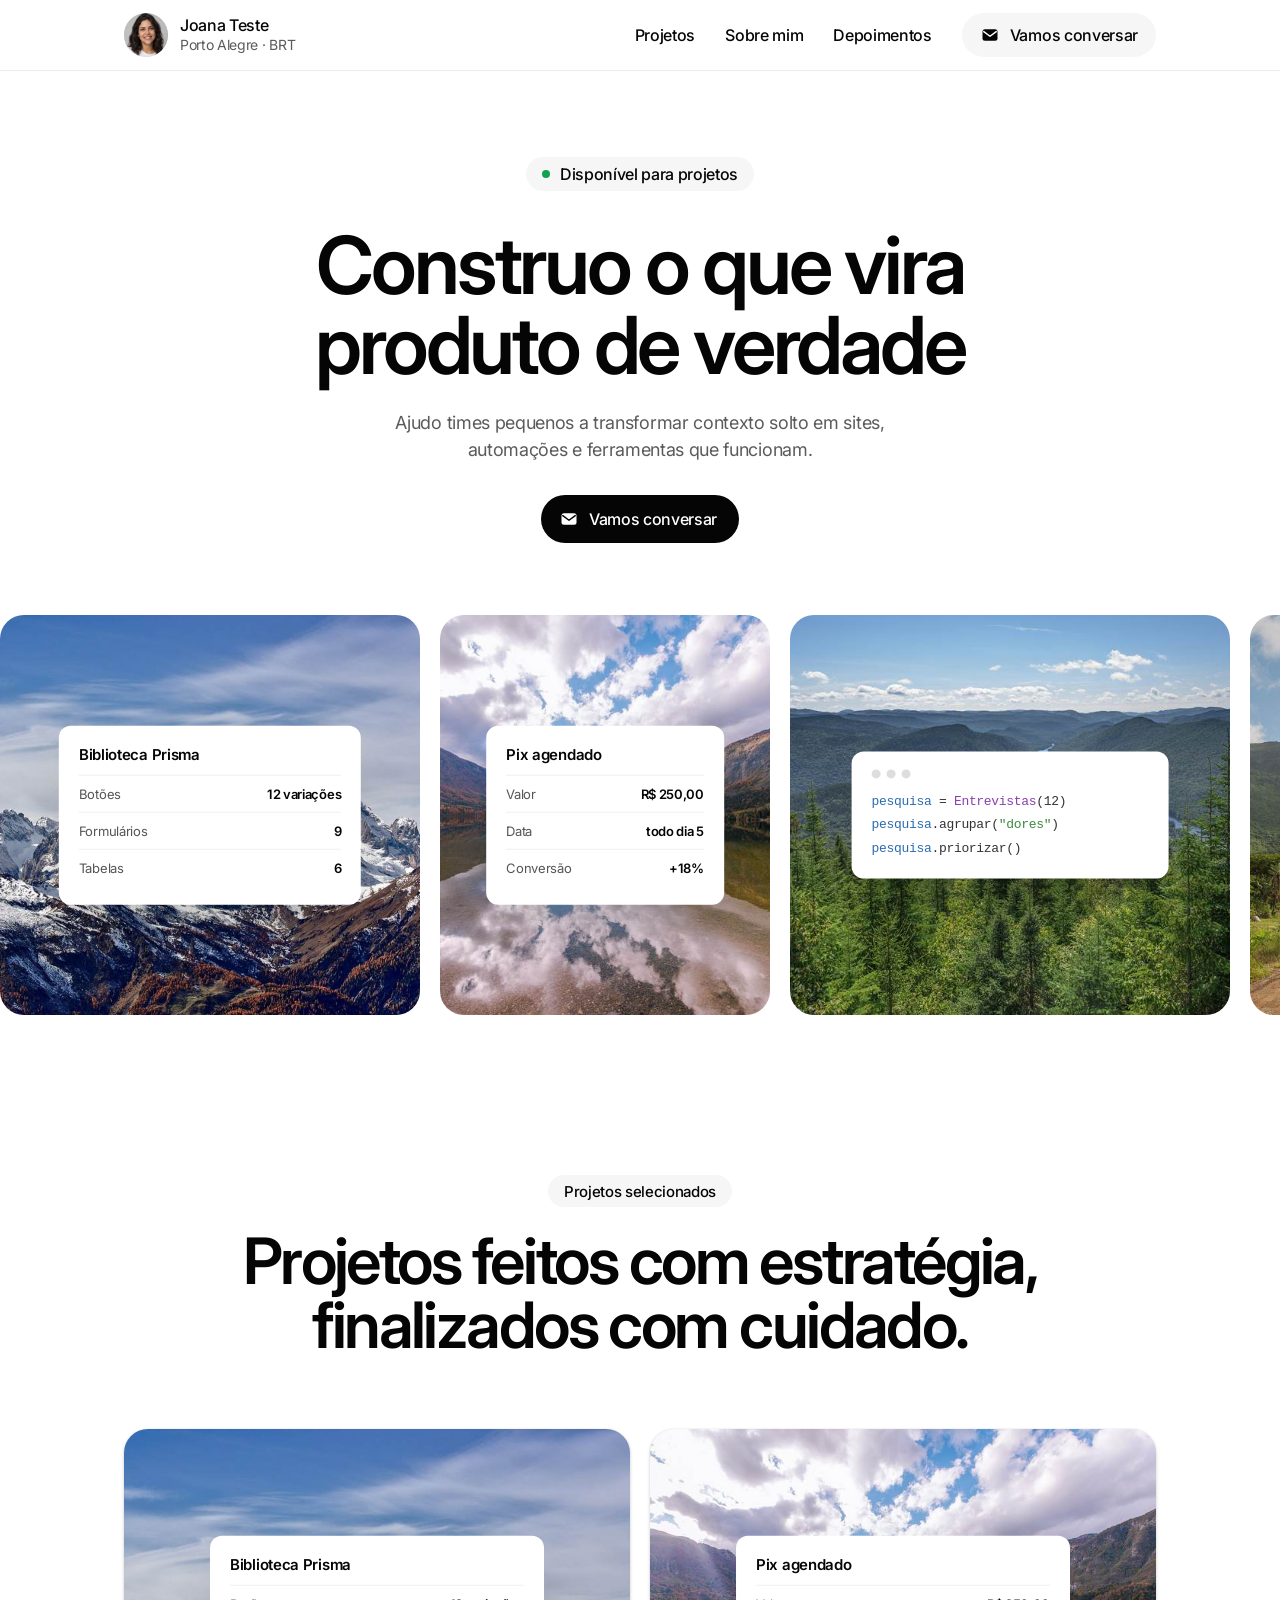
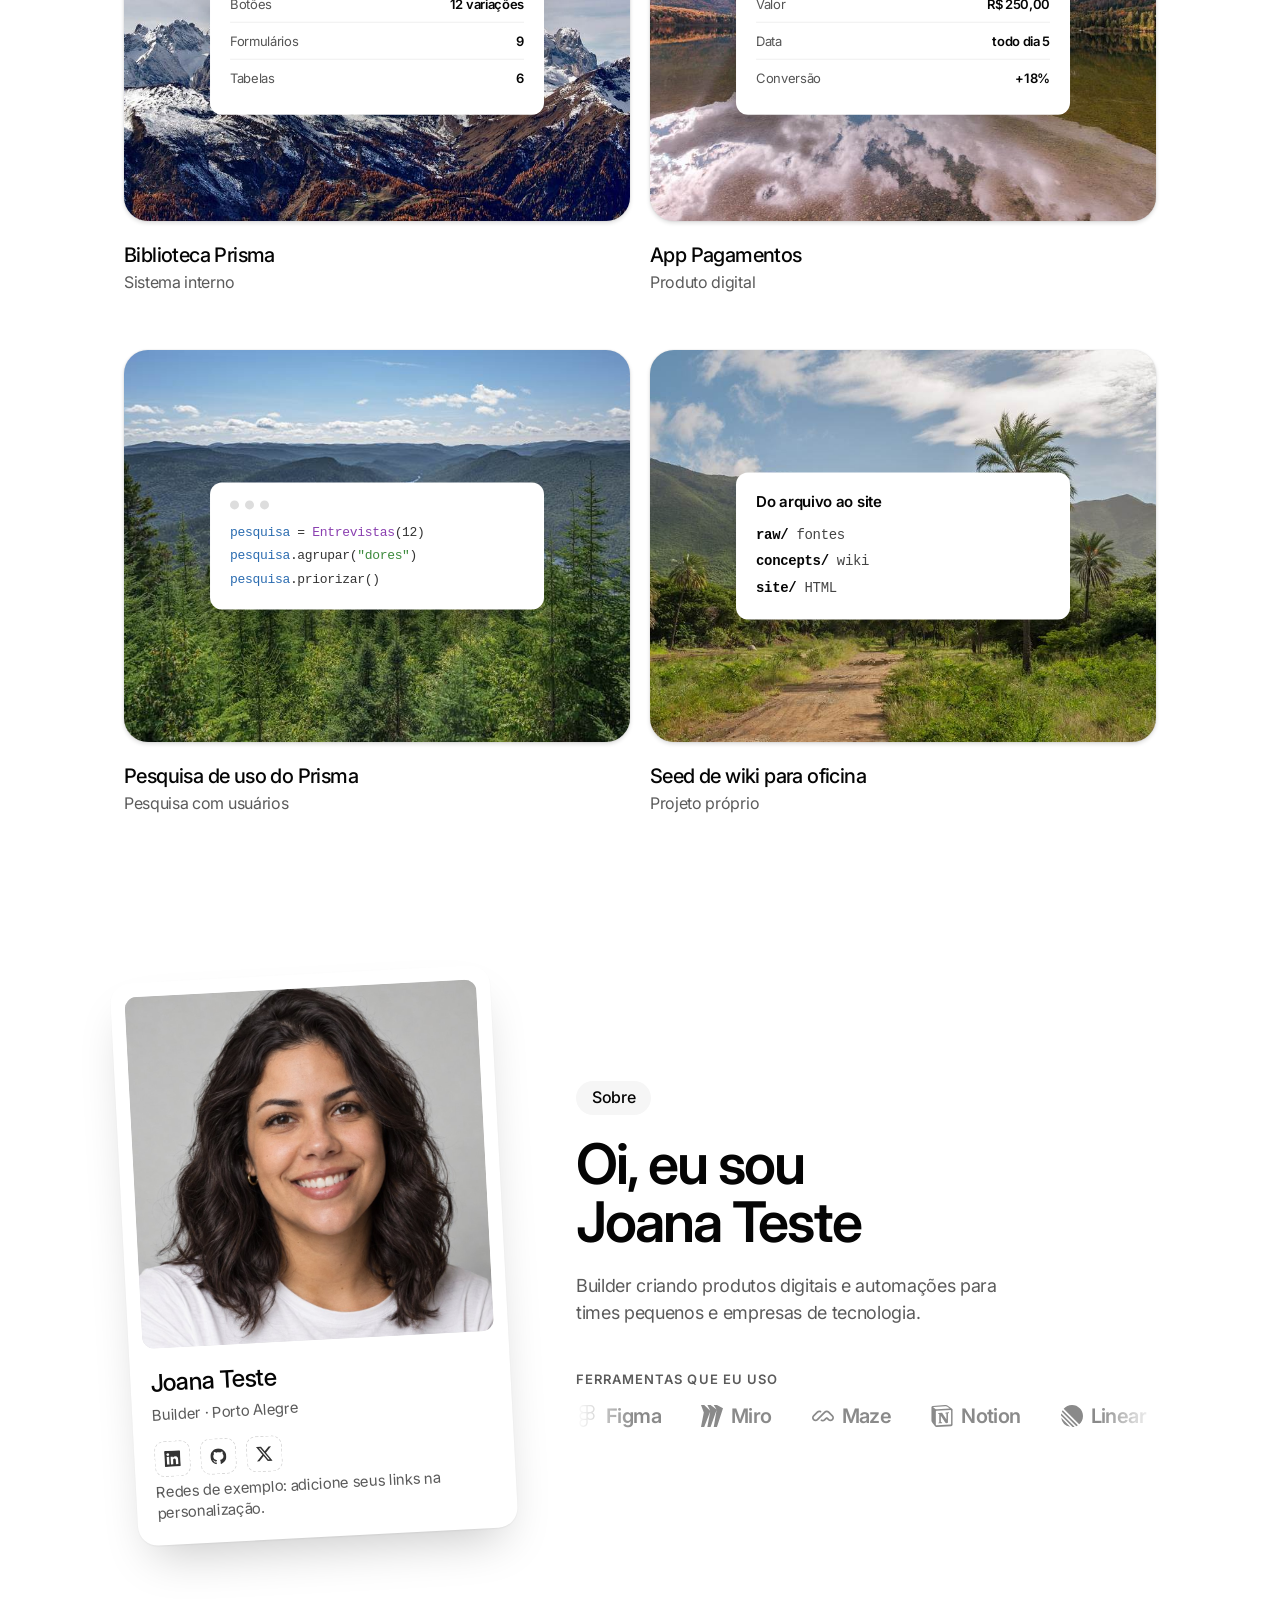
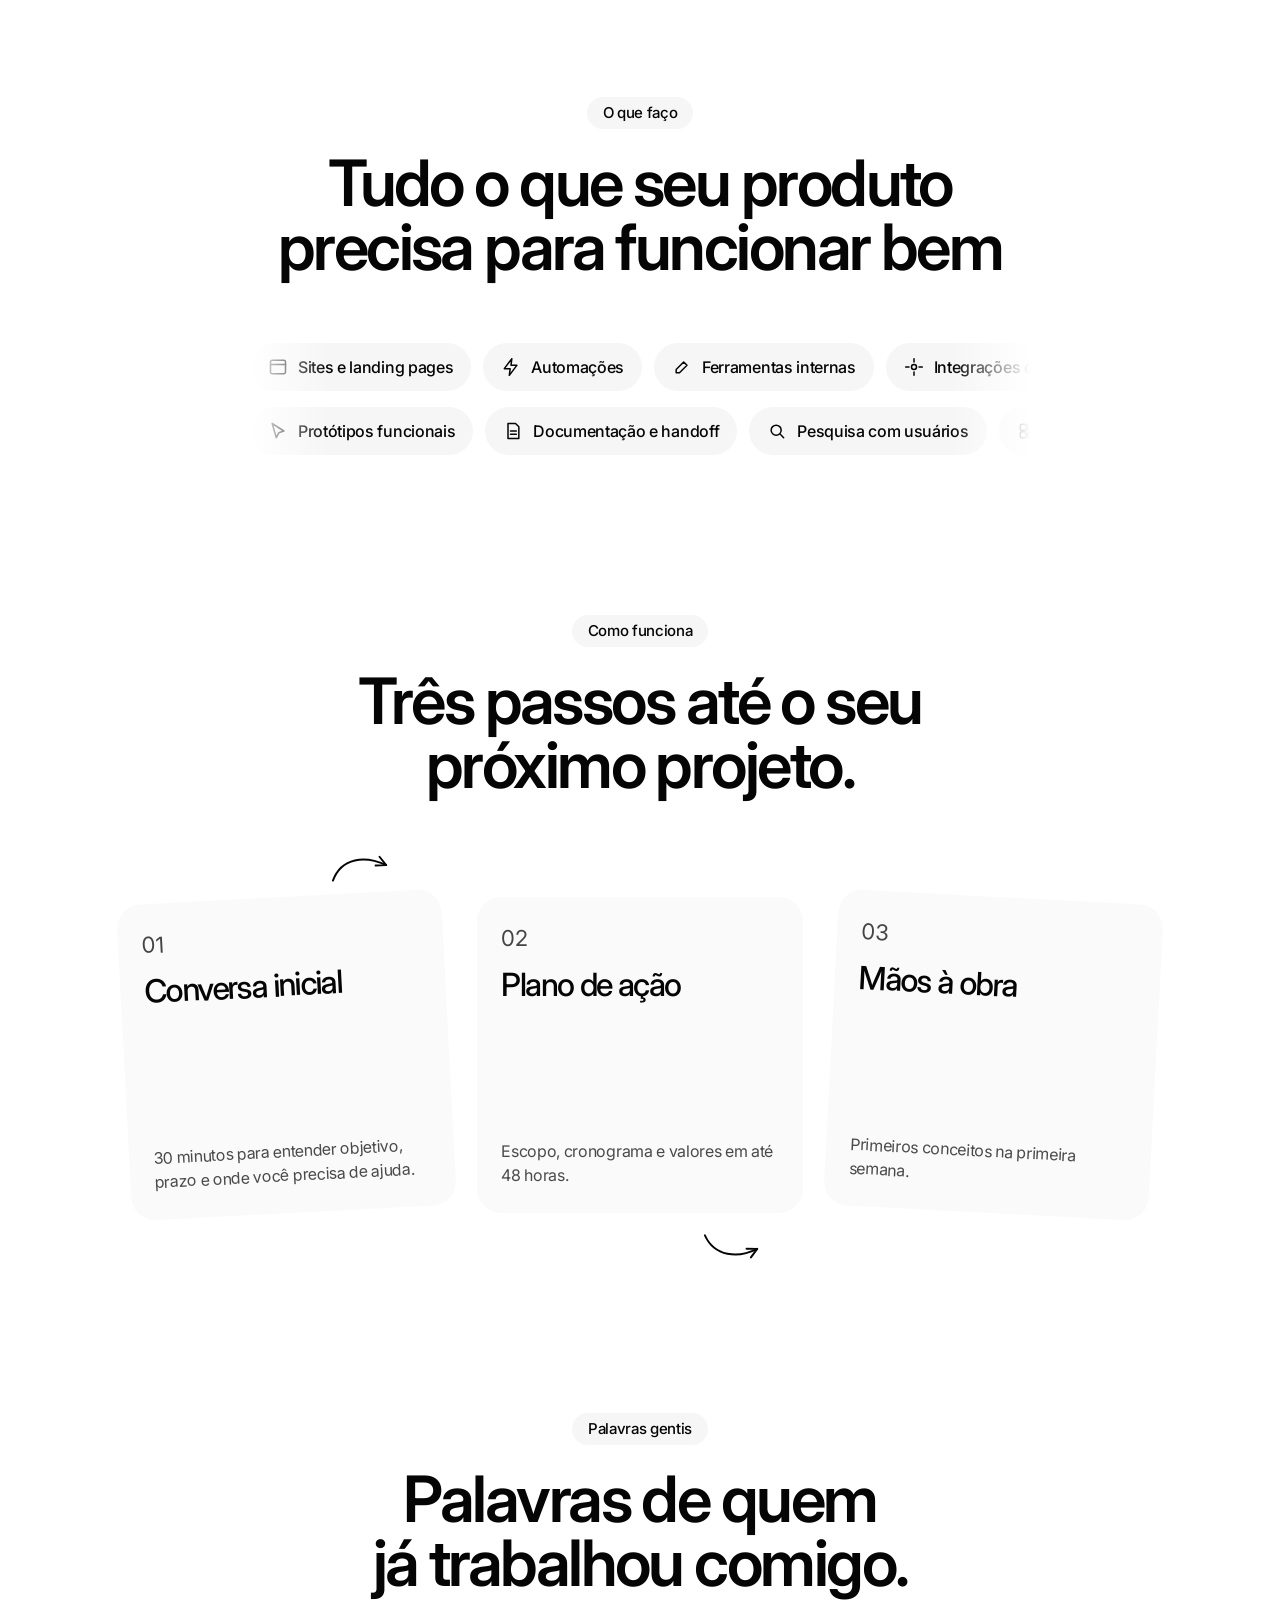
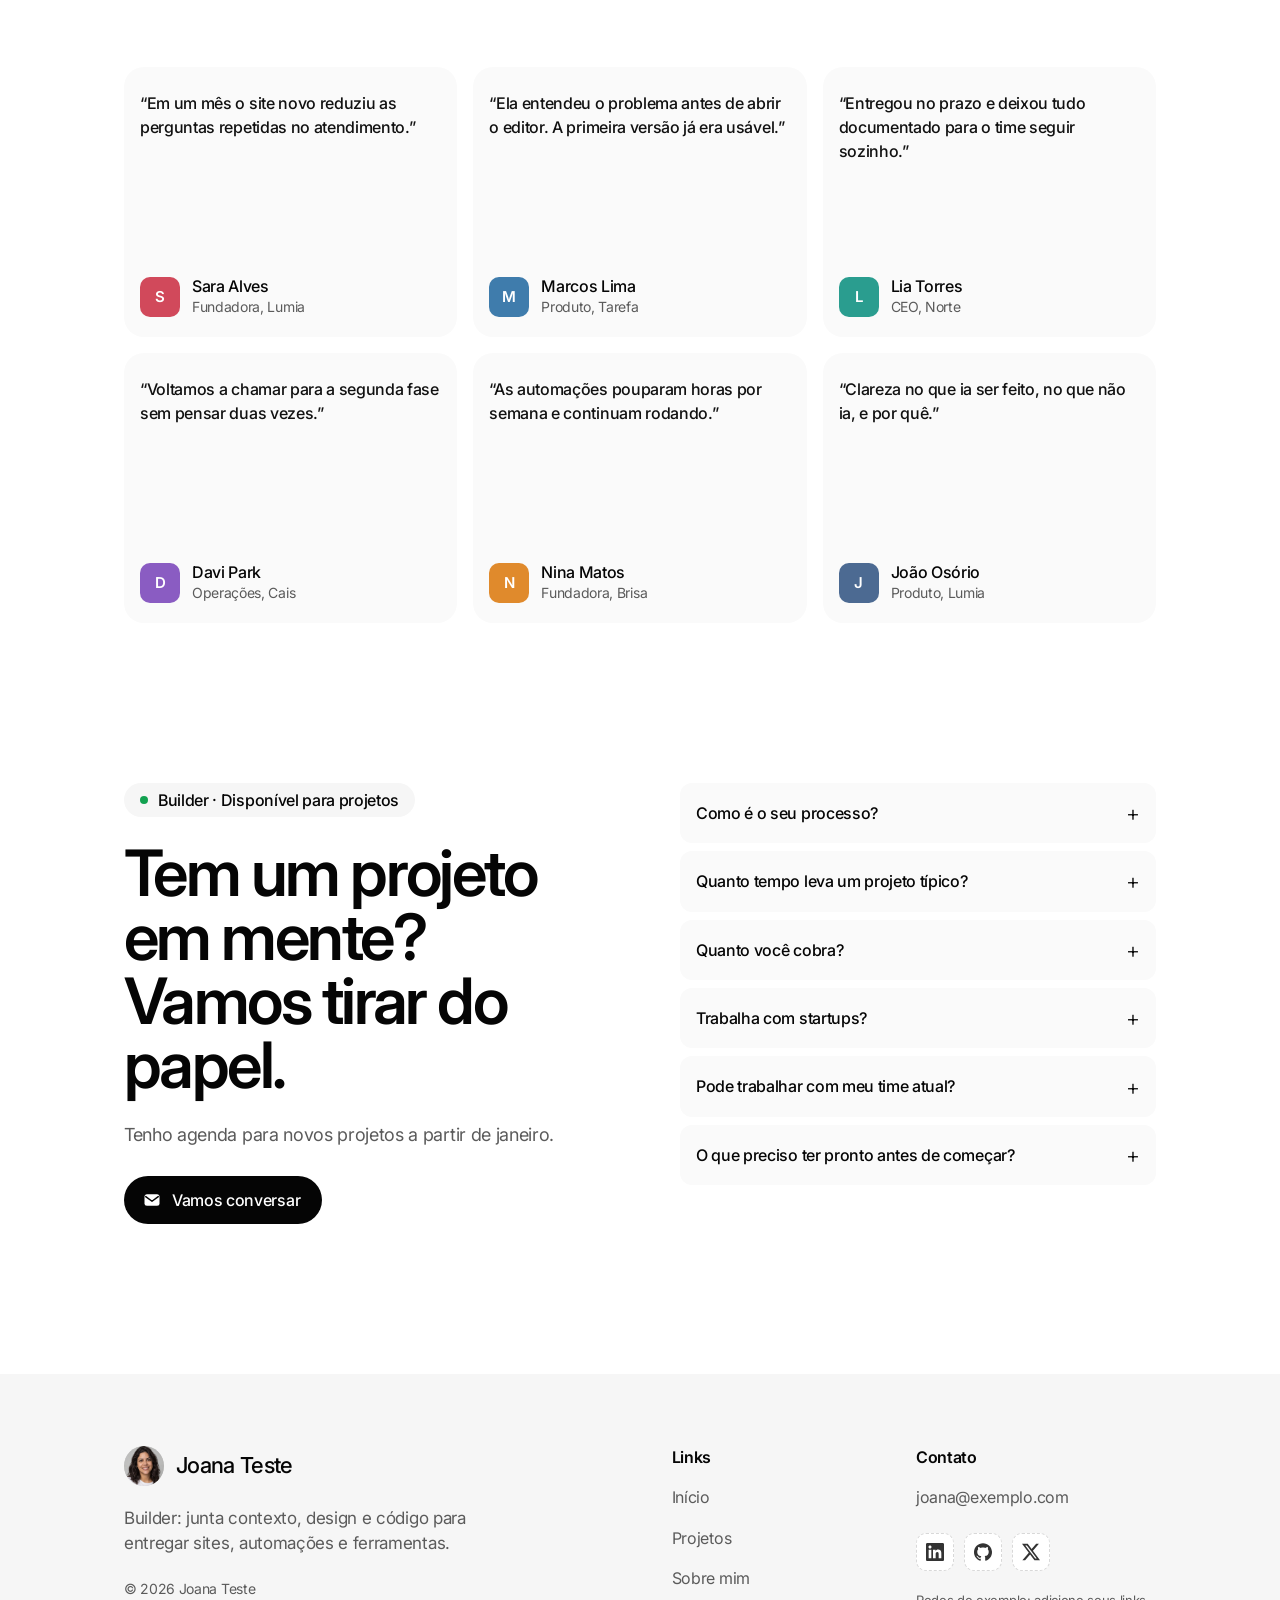
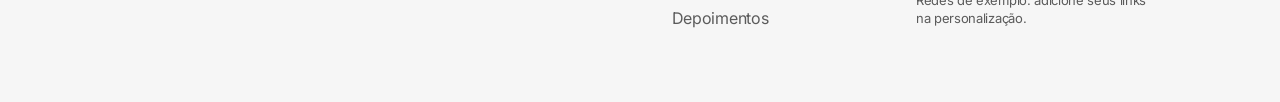
<file: site/index.html>
<!doctype html><html lang="pt-BR"><head><meta charset="utf-8"><meta name="viewport" content="width=device-width,initial-scale=1"><title>Joana Teste · Builder</title><meta name="description" content="Portfólio de Joana Teste, persona fictícia de exemplo."><link rel="preconnect" href="https://fonts.googleapis.com"><link rel="preconnect" href="https://fonts.gstatic.com" crossorigin><link href="https://fonts.googleapis.com/css2?family=Inter:wght@400;500;600&display=swap" rel="stylesheet"><link rel="stylesheet" href="style.css"><script>document.documentElement.classList.add("js")</script></head><body><header><div class="w"><a class="who" href="index.html"><img src="img/joana.jpg" alt="Joana Teste" width="44" height="44"><span><b>Joana Teste</b><small>Porto Alegre · BRT</small></span></a><div class="nvw"><nav id="nv"><a href="projetos.html">Projetos</a><a href="index.html#sobre">Sobre mim</a><a href="index.html#depoimentos">Depoimentos</a><a class="pill" href="mailto:joana@exemplo.com"><svg viewBox="0 0 24 24" aria-hidden="true"><rect x="3" y="5" width="18" height="14" rx="3" fill="#050505"/><path d="M4.5 8l7.5 5.5L19.5 8" fill="none" stroke="#fff" stroke-width="1.8" stroke-linecap="round" stroke-linejoin="round"/></svg>Vamos conversar</a></nav><button class="bg" aria-label="Menu" aria-expanded="false"><i></i><i></i></button></div></div></header><main><section class="w hero"><span class="tag"><i></i>Disponível para projetos</span><h1>Construo o que vira produto de verdade</h1><p class="sub">Ajudo times pequenos a transformar contexto solto em sites, automações e ferramentas que funcionam.</p><div class="cta"><a class="btn" href="mailto:joana@exemplo.com"><svg viewBox="0 0 24 24" aria-hidden="true"><rect x="3" y="5" width="18" height="14" rx="3" fill="#fff"/><path d="M4.5 8l7.5 5.5L19.5 8" fill="none" stroke="#050505" stroke-width="1.8" stroke-linecap="round" stroke-linejoin="round"/></svg>Vamos conversar</a></div></section><div class="hero-after"><div class="mq full strip hero-after"><div class="tr slow"><div class="g"><div class="tile cv" style="width:420px;background-image:url(img/p1.jpg)"><div class="win" style="width:72%"><h4>Biblioteca Prisma</h4><div class="r"><span>Botões</span><b>12 variações</b></div><div class="r"><span>Formulários</span><b>9</b></div><div class="r"><span>Tabelas</span><b>6</b></div></div></div><div class="tile cv" style="width:330px;background-image:url(img/p2.jpg)"><div class="win" style="width:72%"><h4>Pix agendado</h4><div class="r"><span>Valor</span><b>R$ 250,00</b></div><div class="r"><span>Data</span><b>todo dia 5</b></div><div class="r"><span>Conversão</span><b>+18%</b></div></div></div><div class="tile cv" style="width:440px;background-image:url(img/p3.jpg)"><div class="win" style="width:72%"><div class="dots"><i></i><i></i><i></i></div><code><u>pesquisa</u> = <em>Entrevistas</em>(12)<br><u>pesquisa</u>.agrupar(<s>"dores"</s>)<br><u>pesquisa</u>.priorizar()</code></div></div><div class="tile cv" style="width:320px;background-image:url(img/p4.jpg)"><div class="win" style="width:72%"><h4>Do arquivo ao site</h4><div class="tree"><b>raw/</b> fontes<br><b>concepts/</b> wiki<br><b>site/</b> HTML</div></div></div><div class="tile cv" style="width:400px;background-image:url(img/p5.jpg)"><div class="win" style="width:72%"><h4>Painel de metas</h4><div class="r"><span>Esta semana</span><b>8 de 10</b></div><div class="r"><span>Atrasadas</span><b>1</b></div></div></div><div class="tile cv" style="width:340px;background-image:url(img/p1.jpg)"><div class="win" style="width:72%"><h4>Fila de tarefas</h4><div class="r"><span>Em revisão</span><b>3</b></div><div class="r"><span>Prontas</span><b>12</b></div></div></div></div><div class="g" aria-hidden="true"><div class="tile cv" style="width:420px;background-image:url(img/p1.jpg)"><div class="win" style="width:72%"><h4>Biblioteca Prisma</h4><div class="r"><span>Botões</span><b>12 variações</b></div><div class="r"><span>Formulários</span><b>9</b></div><div class="r"><span>Tabelas</span><b>6</b></div></div></div><div class="tile cv" style="width:330px;background-image:url(img/p2.jpg)"><div class="win" style="width:72%"><h4>Pix agendado</h4><div class="r"><span>Valor</span><b>R$ 250,00</b></div><div class="r"><span>Data</span><b>todo dia 5</b></div><div class="r"><span>Conversão</span><b>+18%</b></div></div></div><div class="tile cv" style="width:440px;background-image:url(img/p3.jpg)"><div class="win" style="width:72%"><div class="dots"><i></i><i></i><i></i></div><code><u>pesquisa</u> = <em>Entrevistas</em>(12)<br><u>pesquisa</u>.agrupar(<s>"dores"</s>)<br><u>pesquisa</u>.priorizar()</code></div></div><div class="tile cv" style="width:320px;background-image:url(img/p4.jpg)"><div class="win" style="width:72%"><h4>Do arquivo ao site</h4><div class="tree"><b>raw/</b> fontes<br><b>concepts/</b> wiki<br><b>site/</b> HTML</div></div></div><div class="tile cv" style="width:400px;background-image:url(img/p5.jpg)"><div class="win" style="width:72%"><h4>Painel de metas</h4><div class="r"><span>Esta semana</span><b>8 de 10</b></div><div class="r"><span>Atrasadas</span><b>1</b></div></div></div><div class="tile cv" style="width:340px;background-image:url(img/p1.jpg)"><div class="win" style="width:72%"><h4>Fila de tarefas</h4><div class="r"><span>Em revisão</span><b>3</b></div><div class="r"><span>Prontas</span><b>12</b></div></div></div></div></div></div><section class="w sec" id="projetos"><div class="head" data-rv><span class="tag">Projetos selecionados</span><h2>Projetos feitos com estratégia,<br>finalizados com cuidado.</h2></div><div class="grid"><a class="card" href="projeto-biblioteca-prisma.html" data-rv><div class="cv" style="background-image:url(img/p1.jpg);"><div class="win"><h4>Biblioteca Prisma</h4><div class="r"><span>Botões</span><b>12 variações</b></div><div class="r"><span>Formulários</span><b>9</b></div><div class="r"><span>Tabelas</span><b>6</b></div></div></div><h3>Biblioteca Prisma</h3><p>Sistema interno</p></a><a class="card" href="projeto-app-pagamentos.html" data-rv><div class="cv" style="background-image:url(img/p2.jpg);"><div class="win"><h4>Pix agendado</h4><div class="r"><span>Valor</span><b>R$ 250,00</b></div><div class="r"><span>Data</span><b>todo dia 5</b></div><div class="r"><span>Conversão</span><b>+18%</b></div></div></div><h3>App Pagamentos</h3><p>Produto digital</p></a><a class="card" href="projeto-pesquisa-prisma.html" data-rv><div class="cv" style="background-image:url(img/p3.jpg);"><div class="win"><div class="dots"><i></i><i></i><i></i></div><code><u>pesquisa</u> = <em>Entrevistas</em>(12)<br><u>pesquisa</u>.agrupar(<s>"dores"</s>)<br><u>pesquisa</u>.priorizar()</code></div></div><h3>Pesquisa de uso do Prisma</h3><p>Pesquisa com usuários</p></a><a class="card" href="projeto-seed-de-wiki.html" data-rv><div class="cv" style="background-image:url(img/p4.jpg);"><div class="win"><h4>Do arquivo ao site</h4><div class="tree"><b>raw/</b> fontes<br><b>concepts/</b> wiki<br><b>site/</b> HTML</div></div></div><h3>Seed de wiki para oficina</h3><p>Projeto próprio</p></a></div></section><section class="w sec" id="sobre"><div class="ahero"><div class="polaroid" data-rv><img src="img/joana.jpg" alt="Retrato de Joana Teste" loading="lazy"><div class="pcap"><b>Joana Teste</b><small>Builder · Porto Alegre</small><div class="psoc"><span role="img" aria-label="LinkedIn (adicione o link na personalização)" title="LinkedIn — adicione seu link na personalização"><svg viewBox="0 0 24 24" role="img" aria-label="LinkedIn"><path d="M20.447 20.452h-3.554v-5.569c0-1.328-.027-3.037-1.852-3.037-1.853 0-2.136 1.445-2.136 2.939v5.667H9.351V9h3.414v1.561h.046c.477-.9 1.637-1.85 3.37-1.85 3.601 0 4.267 2.37 4.267 5.455v6.286zM5.337 7.433c-1.144 0-2.063-.926-2.063-2.065 0-1.138.92-2.063 2.063-2.063 1.14 0 2.064.925 2.064 2.063 0 1.139-.925 2.065-2.064 2.065zm1.782 13.019H3.555V9h3.564v11.452zM22.225 0H1.771C.792 0 0 .774 0 1.729v20.542C0 23.227.792 24 1.771 24h20.451C23.2 24 24 23.227 24 22.271V1.729C24 .774 23.2 0 22.222 0h.003z"/></svg></span><span role="img" aria-label="GitHub (adicione o link na personalização)" title="GitHub — adicione seu link na personalização"><svg viewBox="0 0 24 24" role="img" aria-label="GitHub"><path d="M12 .297c-6.63 0-12 5.373-12 12 0 5.303 3.438 9.8 8.205 11.385.6.113.82-.258.82-.577 0-.285-.01-1.04-.015-2.04-3.338.724-4.042-1.61-4.042-1.61C4.422 18.07 3.633 17.7 3.633 17.7c-1.087-.744.084-.729.084-.729 1.205.084 1.838 1.236 1.838 1.236 1.07 1.835 2.809 1.305 3.495.998.108-.776.417-1.305.76-1.605-2.665-.3-5.466-1.332-5.466-5.93 0-1.31.465-2.38 1.235-3.22-.135-.303-.54-1.523.105-3.176 0 0 1.005-.322 3.3 1.23.96-.267 1.98-.399 3-.405 1.02.006 2.04.138 3 .405 2.28-1.552 3.285-1.23 3.285-1.23.645 1.653.24 2.873.12 3.176.765.84 1.23 1.91 1.23 3.22 0 4.61-2.805 5.625-5.475 5.92.42.36.81 1.096.81 2.22 0 1.606-.015 2.896-.015 3.286 0 .315.21.69.825.57C20.565 22.092 24 17.592 24 12.297c0-6.627-5.373-12-12-12"/></svg></span><span role="img" aria-label="X (adicione o link na personalização)" title="X — adicione seu link na personalização"><svg viewBox="0 0 24 24" role="img" aria-label="X"><path d="M18.901 1.153h3.68l-8.04 9.19L24 22.846h-7.406l-5.8-7.584-6.638 7.584H.474l8.6-9.83L0 1.154h7.594l5.243 6.932ZM17.61 20.644h2.039L6.486 3.24H4.298Z"/></svg></span></div><small class="pnote">Redes de exemplo: adicione seus links na personalização.</small></div></div><div class="aintro" data-rv><span class="tag">Sobre</span><h2>Oi, eu sou<br>Joana Teste</h2><p class="sub">Builder criando produtos digitais e automações para times pequenos e empresas de tecnologia.</p><div class="toolsline"><span class="tlabel">Ferramentas que eu uso</span><div class="mq logos"><div class="tr"><div class="g"><span><svg viewBox="0 0 24 24" aria-hidden="true"><path d="M15.852 8.981h-4.588V0h4.588c2.476 0 4.49 2.014 4.49 4.49s-2.014 4.491-4.49 4.491zM12.735 7.51h3.117c1.665 0 3.019-1.355 3.019-3.019s-1.355-3.019-3.019-3.019h-3.117V7.51zm0 1.471H8.148c-2.476 0-4.49-2.014-4.49-4.49S5.672 0 8.148 0h4.588v8.981zm-4.587-7.51c-1.665 0-3.019 1.355-3.019 3.019s1.354 3.02 3.019 3.02h3.117V1.471H8.148zm4.587 15.019H8.148c-2.476 0-4.49-2.014-4.49-4.49s2.014-4.49 4.49-4.49h4.588v8.98zM8.148 8.981c-1.665 0-3.019 1.355-3.019 3.019s1.355 3.019 3.019 3.019h3.117V8.981H8.148zM8.172 24c-2.489 0-4.515-2.014-4.515-4.49s2.014-4.49 4.49-4.49h4.588v4.441c0 2.503-2.047 4.539-4.563 4.539zm-.024-7.51a3.023 3.023 0 0 0-3.019 3.019c0 1.665 1.365 3.019 3.044 3.019 1.705 0 3.093-1.376 3.093-3.068v-2.97H8.148zm7.704 0h-.098c-2.476 0-4.49-2.014-4.49-4.49s2.014-4.49 4.49-4.49h.098c2.476 0 4.49 2.014 4.49 4.49s-2.014 4.49-4.49 4.49zm-.097-7.509c-1.665 0-3.019 1.355-3.019 3.019s1.355 3.019 3.019 3.019h.098c1.665 0 3.019-1.355 3.019-3.019s-1.355-3.019-3.019-3.019h-.098z"/></svg>Figma</span><span><svg viewBox="0 0 24 24" aria-hidden="true"><path d="M17.392 0H13.9L17 4.808 10.444 0H6.949l3.102 6.3L3.494 0H0l3.05 8.131L0 24h3.494L10.05 6.985 6.949 24h3.494L17 5.494 13.899 24h3.493L24 3.672 17.392 0z"/></svg>Miro</span><span><svg viewBox="0 0 24 24" aria-hidden="true"><path d="M1.126 16.547c-1.5013-1.4881-1.5013-3.9009 0-5.389l4.0778-4.042c1.2692-1.258 3.205-1.4525 4.6803-.5836.4564.2687.4524.8852.077 1.2573-.3753.372-.988.34-1.4975.1923-.6524-.1891-1.386-.0287-1.9006.4813l-4.0777 4.0419a1.8935 1.8935 0 0 0 0 2.6945c.7506.744 1.9678.744 2.7184 0l8.1555-8.0836c1.5014-1.4882 3.9355-1.4882 5.437 0l4.0778 4.0418c1.5013 1.4881 1.5013 3.901 0 5.389-1.5014 1.4882-3.9356 1.4882-5.437 0l-1.3593-1.3472-1.699 1.684c-1.2692 1.258-3.205 1.4526-4.6804.5837-.4563-.2687-.4523-.8852-.077-1.2573.3754-.372.988-.34 1.4975-.1923.6524.1892 1.386.0287 1.9006-.4813l1.7476-1.7322c.724-.7175 1.8975-.7175 2.6214 0l1.4078 1.3954c.7507.744 1.9678.744 2.7186 0a1.8936 1.8936 0 0 0 0-2.6945l-4.0779-4.0419c-.7507-.744-1.9678-.744-2.7185 0L6.563 16.5471c-1.5014 1.4882-3.9356 1.4881-5.437 0"/></svg>Maze</span><span><svg viewBox="0 0 24 24" aria-hidden="true"><path d="M4.459 4.208c.746.606 1.026.56 2.428.466l13.215-.793c.28 0 .047-.28-.046-.326L17.86 1.968c-.42-.326-.981-.7-2.055-.607L3.01 2.295c-.466.046-.56.28-.374.466zm.793 3.08v13.904c0 .747.373 1.027 1.214.98l14.523-.84c.841-.046.935-.56.935-1.167V6.354c0-.606-.233-.933-.748-.887l-15.177.887c-.56.047-.747.327-.747.933zm14.337.745c.093.42 0 .84-.42.888l-.7.14v10.264c-.608.327-1.168.514-1.635.514-.748 0-.935-.234-1.495-.933l-4.577-7.186v6.952L12.21 19s0 .84-1.168.84l-3.222.186c-.093-.186 0-.653.327-.746l.84-.233V9.854L7.822 9.76c-.094-.42.14-1.026.793-1.073l3.456-.233 4.764 7.279v-6.44l-1.215-.139c-.093-.514.28-.887.747-.933zM1.936 1.035l13.31-.98c1.634-.14 2.055-.047 3.082.7l4.249 2.986c.7.513.934.653.934 1.213v16.378c0 1.026-.373 1.634-1.68 1.726l-15.458.934c-.98.047-1.448-.093-1.962-.747l-3.129-4.06c-.56-.747-.793-1.306-.793-1.96V2.667c0-.839.374-1.54 1.447-1.632z"/></svg>Notion</span><span><svg viewBox="0 0 24 24" aria-hidden="true"><path d="M2.886 4.18A11.982 11.982 0 0 1 11.99 0C18.624 0 24 5.376 24 12.009c0 3.64-1.62 6.903-4.18 9.105L2.887 4.18ZM1.817 5.626l16.556 16.556c-.524.33-1.075.62-1.65.866L.951 7.277c.247-.575.537-1.126.866-1.65ZM.322 9.163l14.515 14.515c-.71.172-1.443.282-2.195.322L0 11.358a12 12 0 0 1 .322-2.195Zm-.17 4.862 9.823 9.824a12.02 12.02 0 0 1-9.824-9.824Z"/></svg>Linear</span><span><svg viewBox="0 0 24 24" aria-hidden="true"><path d="M11.571 11.513H0a5.218 5.218 0 0 0 5.232 5.215h2.13v2.057A5.215 5.215 0 0 0 12.575 24V12.518a1.005 1.005 0 0 0-1.005-1.005zm5.723-5.756H5.736a5.215 5.215 0 0 0 5.215 5.214h2.129v2.058a5.218 5.218 0 0 0 5.215 5.214V6.758a1.001 1.001 0 0 0-1.001-1.001zM23.013 0H11.455a5.215 5.215 0 0 0 5.215 5.215h2.129v2.057A5.215 5.215 0 0 0 24 12.483V1.005A1.001 1.001 0 0 0 23.013 0Z"/></svg>Jira</span><span><svg viewBox="0 0 24 24" aria-hidden="true"><path d="M12 .297c-6.63 0-12 5.373-12 12 0 5.303 3.438 9.8 8.205 11.385.6.113.82-.258.82-.577 0-.285-.01-1.04-.015-2.04-3.338.724-4.042-1.61-4.042-1.61C4.422 18.07 3.633 17.7 3.633 17.7c-1.087-.744.084-.729.084-.729 1.205.084 1.838 1.236 1.838 1.236 1.07 1.835 2.809 1.305 3.495.998.108-.776.417-1.305.76-1.605-2.665-.3-5.466-1.332-5.466-5.93 0-1.31.465-2.38 1.235-3.22-.135-.303-.54-1.523.105-3.176 0 0 1.005-.322 3.3 1.23.96-.267 1.98-.399 3-.405 1.02.006 2.04.138 3 .405 2.28-1.552 3.285-1.23 3.285-1.23.645 1.653.24 2.873.12 3.176.765.84 1.23 1.91 1.23 3.22 0 4.61-2.805 5.625-5.475 5.92.42.36.81 1.096.81 2.22 0 1.606-.015 2.896-.015 3.286 0 .315.21.69.825.57C20.565 22.092 24 17.592 24 12.297c0-6.627-5.373-12-12-12"/></svg>GitHub</span><span><svg viewBox="0 0 24 24" aria-hidden="true"><path d="M14.23 12.004a2.236 2.236 0 0 1-2.235 2.236 2.236 2.236 0 0 1-2.236-2.236 2.236 2.236 0 0 1 2.235-2.236 2.236 2.236 0 0 1 2.236 2.236zm2.648-10.69c-1.346 0-3.107.96-4.888 2.622-1.78-1.653-3.542-2.602-4.887-2.602-.41 0-.783.093-1.106.278-1.375.793-1.683 3.264-.973 6.365C1.98 8.917 0 10.42 0 12.004c0 1.59 1.99 3.097 5.043 4.03-.704 3.113-.39 5.588.988 6.38.32.187.69.275 1.102.275 1.345 0 3.107-.96 4.888-2.624 1.78 1.654 3.542 2.603 4.887 2.603.41 0 .783-.09 1.106-.275 1.374-.792 1.683-3.263.973-6.365C22.02 15.096 24 13.59 24 12.004c0-1.59-1.99-3.097-5.043-4.032.704-3.11.39-5.587-.988-6.38-.318-.184-.688-.277-1.092-.278zm-.005 1.09v.006c.225 0 .406.044.558.127.666.382.955 1.835.73 3.704-.054.46-.142.945-.25 1.44-.96-.236-2.006-.417-3.107-.534-.66-.905-1.345-1.727-2.035-2.447 1.592-1.48 3.087-2.292 4.105-2.295zm-9.77.02c1.012 0 2.514.808 4.11 2.28-.686.72-1.37 1.537-2.02 2.442-1.107.117-2.154.298-3.113.538-.112-.49-.195-.964-.254-1.42-.23-1.868.054-3.32.714-3.707.19-.09.4-.127.563-.132zm4.882 3.05c.455.468.91.992 1.36 1.564-.44-.02-.89-.034-1.345-.034-.46 0-.915.01-1.36.034.44-.572.895-1.096 1.345-1.565zM12 8.1c.74 0 1.477.034 2.202.093.406.582.802 1.203 1.183 1.86.372.64.71 1.29 1.018 1.946-.308.655-.646 1.31-1.013 1.95-.38.66-.773 1.288-1.18 1.87-.728.063-1.466.098-2.21.098-.74 0-1.477-.035-2.202-.093-.406-.582-.802-1.204-1.183-1.86-.372-.64-.71-1.29-1.018-1.946.303-.657.646-1.313 1.013-1.954.38-.66.773-1.286 1.18-1.868.728-.064 1.466-.098 2.21-.098zm-3.635.254c-.24.377-.48.763-.704 1.16-.225.39-.435.782-.635 1.174-.265-.656-.49-1.31-.676-1.947.64-.15 1.315-.283 2.015-.386zm7.26 0c.695.103 1.365.23 2.006.387-.18.632-.405 1.282-.66 1.933-.2-.39-.41-.783-.64-1.174-.225-.392-.465-.774-.705-1.146zm3.063.675c.484.15.944.317 1.375.498 1.732.74 2.852 1.708 2.852 2.476-.005.768-1.125 1.74-2.857 2.475-.42.18-.88.342-1.355.493-.28-.958-.646-1.956-1.1-2.98.45-1.017.81-2.01 1.085-2.964zm-13.395.004c.278.96.645 1.957 1.1 2.98-.45 1.017-.812 2.01-1.086 2.964-.484-.15-.944-.318-1.37-.5-1.732-.737-2.852-1.706-2.852-2.474 0-.768 1.12-1.742 2.852-2.476.42-.18.88-.342 1.356-.494zm11.678 4.28c.265.657.49 1.312.676 1.948-.64.157-1.316.29-2.016.39.24-.375.48-.762.705-1.158.225-.39.435-.788.636-1.18zm-9.945.02c.2.392.41.783.64 1.175.23.39.465.772.705 1.143-.695-.102-1.365-.23-2.006-.386.18-.63.406-1.282.66-1.933zM17.92 16.32c.112.493.2.968.254 1.423.23 1.868-.054 3.32-.714 3.708-.147.09-.338.128-.563.128-1.012 0-2.514-.807-4.11-2.28.686-.72 1.37-1.536 2.02-2.44 1.107-.118 2.154-.3 3.113-.54zm-11.83.01c.96.234 2.006.415 3.107.532.66.905 1.345 1.727 2.035 2.446-1.595 1.483-3.092 2.295-4.11 2.295-.22-.005-.406-.05-.553-.132-.666-.38-.955-1.834-.73-3.703.054-.46.142-.944.25-1.438zm4.56.64c.44.02.89.034 1.345.034.46 0 .915-.01 1.36-.034-.44.572-.895 1.095-1.345 1.565-.455-.47-.91-.993-1.36-1.565z"/></svg>React</span><span><svg viewBox="0 0 24 24" aria-hidden="true"><path d="m12 1.608 12 20.784H0Z"/></svg>Vercel</span><span><svg viewBox="0 0 24 24" aria-hidden="true"><path d="M1.125 0C.502 0 0 .502 0 1.125v21.75C0 23.498.502 24 1.125 24h21.75c.623 0 1.125-.502 1.125-1.125V1.125C24 .502 23.498 0 22.875 0zm17.363 9.75c.612 0 1.154.037 1.627.111a6.38 6.38 0 0 1 1.306.34v2.458a3.95 3.95 0 0 0-.643-.361 5.093 5.093 0 0 0-.717-.26 5.453 5.453 0 0 0-1.426-.2c-.3 0-.573.028-.819.086a2.1 2.1 0 0 0-.623.242c-.17.104-.3.229-.393.374a.888.888 0 0 0-.14.49c0 .196.053.373.156.529.104.156.252.304.443.444s.423.276.696.41c.273.135.582.274.926.416.47.197.892.407 1.266.628.374.222.695.473.963.753.268.279.472.598.614.957.142.359.214.776.214 1.253 0 .657-.125 1.21-.373 1.656a3.033 3.033 0 0 1-1.012 1.085 4.38 4.38 0 0 1-1.487.596c-.566.12-1.163.18-1.79.18a9.916 9.916 0 0 1-1.84-.164 5.544 5.544 0 0 1-1.512-.493v-2.63a5.033 5.033 0 0 0 3.237 1.2c.333 0 .624-.03.872-.09.249-.06.456-.144.623-.25.166-.108.29-.234.373-.38a1.023 1.023 0 0 0-.074-1.089 2.12 2.12 0 0 0-.537-.5 5.597 5.597 0 0 0-.807-.444 27.72 27.72 0 0 0-1.007-.436c-.918-.383-1.602-.852-2.053-1.405-.45-.553-.676-1.222-.676-2.005 0-.614.123-1.141.369-1.582.246-.441.58-.804 1.004-1.089a4.494 4.494 0 0 1 1.47-.629 7.536 7.536 0 0 1 1.77-.201zm-15.113.188h9.563v2.166H9.506v9.646H6.789v-9.646H3.375z"/></svg>TypeScript</span><span><svg viewBox="0 0 24 24" aria-hidden="true"><path d="M16.71.243l-.12 2.71a.18.18 0 00.29.15l1.06-.8.9.7a.18.18 0 00.28-.14l-.1-2.76 1.33-.1a1.2 1.2 0 011.279 1.2v21.596a1.2 1.2 0 01-1.26 1.2l-16.096-.72a1.2 1.2 0 01-1.15-1.16l-.75-19.797a1.2 1.2 0 011.13-1.27L16.7.222zM13.64 9.3c0 .47 3.16.24 3.59-.08 0-3.2-1.72-4.89-4.859-4.89-3.15 0-4.899 1.72-4.899 4.29 0 4.45 5.999 4.53 5.999 6.959 0 .7-.32 1.1-1.05 1.1-.96 0-1.35-.49-1.3-2.16 0-.36-3.649-.48-3.769 0-.27 4.03 2.23 5.2 5.099 5.2 2.79 0 4.969-1.49 4.969-4.18 0-4.77-6.099-4.64-6.099-6.999 0-.97.72-1.1 1.13-1.1.45 0 1.25.07 1.19 1.87z"/></svg>Storybook</span></div><div class="g" aria-hidden="true"><span><svg viewBox="0 0 24 24" aria-hidden="true"><path d="M15.852 8.981h-4.588V0h4.588c2.476 0 4.49 2.014 4.49 4.49s-2.014 4.491-4.49 4.491zM12.735 7.51h3.117c1.665 0 3.019-1.355 3.019-3.019s-1.355-3.019-3.019-3.019h-3.117V7.51zm0 1.471H8.148c-2.476 0-4.49-2.014-4.49-4.49S5.672 0 8.148 0h4.588v8.981zm-4.587-7.51c-1.665 0-3.019 1.355-3.019 3.019s1.354 3.02 3.019 3.02h3.117V1.471H8.148zm4.587 15.019H8.148c-2.476 0-4.49-2.014-4.49-4.49s2.014-4.49 4.49-4.49h4.588v8.98zM8.148 8.981c-1.665 0-3.019 1.355-3.019 3.019s1.355 3.019 3.019 3.019h3.117V8.981H8.148zM8.172 24c-2.489 0-4.515-2.014-4.515-4.49s2.014-4.49 4.49-4.49h4.588v4.441c0 2.503-2.047 4.539-4.563 4.539zm-.024-7.51a3.023 3.023 0 0 0-3.019 3.019c0 1.665 1.365 3.019 3.044 3.019 1.705 0 3.093-1.376 3.093-3.068v-2.97H8.148zm7.704 0h-.098c-2.476 0-4.49-2.014-4.49-4.49s2.014-4.49 4.49-4.49h.098c2.476 0 4.49 2.014 4.49 4.49s-2.014 4.49-4.49 4.49zm-.097-7.509c-1.665 0-3.019 1.355-3.019 3.019s1.355 3.019 3.019 3.019h.098c1.665 0 3.019-1.355 3.019-3.019s-1.355-3.019-3.019-3.019h-.098z"/></svg>Figma</span><span><svg viewBox="0 0 24 24" aria-hidden="true"><path d="M17.392 0H13.9L17 4.808 10.444 0H6.949l3.102 6.3L3.494 0H0l3.05 8.131L0 24h3.494L10.05 6.985 6.949 24h3.494L17 5.494 13.899 24h3.493L24 3.672 17.392 0z"/></svg>Miro</span><span><svg viewBox="0 0 24 24" aria-hidden="true"><path d="M1.126 16.547c-1.5013-1.4881-1.5013-3.9009 0-5.389l4.0778-4.042c1.2692-1.258 3.205-1.4525 4.6803-.5836.4564.2687.4524.8852.077 1.2573-.3753.372-.988.34-1.4975.1923-.6524-.1891-1.386-.0287-1.9006.4813l-4.0777 4.0419a1.8935 1.8935 0 0 0 0 2.6945c.7506.744 1.9678.744 2.7184 0l8.1555-8.0836c1.5014-1.4882 3.9355-1.4882 5.437 0l4.0778 4.0418c1.5013 1.4881 1.5013 3.901 0 5.389-1.5014 1.4882-3.9356 1.4882-5.437 0l-1.3593-1.3472-1.699 1.684c-1.2692 1.258-3.205 1.4526-4.6804.5837-.4563-.2687-.4523-.8852-.077-1.2573.3754-.372.988-.34 1.4975-.1923.6524.1892 1.386.0287 1.9006-.4813l1.7476-1.7322c.724-.7175 1.8975-.7175 2.6214 0l1.4078 1.3954c.7507.744 1.9678.744 2.7186 0a1.8936 1.8936 0 0 0 0-2.6945l-4.0779-4.0419c-.7507-.744-1.9678-.744-2.7185 0L6.563 16.5471c-1.5014 1.4882-3.9356 1.4881-5.437 0"/></svg>Maze</span><span><svg viewBox="0 0 24 24" aria-hidden="true"><path d="M4.459 4.208c.746.606 1.026.56 2.428.466l13.215-.793c.28 0 .047-.28-.046-.326L17.86 1.968c-.42-.326-.981-.7-2.055-.607L3.01 2.295c-.466.046-.56.28-.374.466zm.793 3.08v13.904c0 .747.373 1.027 1.214.98l14.523-.84c.841-.046.935-.56.935-1.167V6.354c0-.606-.233-.933-.748-.887l-15.177.887c-.56.047-.747.327-.747.933zm14.337.745c.093.42 0 .84-.42.888l-.7.14v10.264c-.608.327-1.168.514-1.635.514-.748 0-.935-.234-1.495-.933l-4.577-7.186v6.952L12.21 19s0 .84-1.168.84l-3.222.186c-.093-.186 0-.653.327-.746l.84-.233V9.854L7.822 9.76c-.094-.42.14-1.026.793-1.073l3.456-.233 4.764 7.279v-6.44l-1.215-.139c-.093-.514.28-.887.747-.933zM1.936 1.035l13.31-.98c1.634-.14 2.055-.047 3.082.7l4.249 2.986c.7.513.934.653.934 1.213v16.378c0 1.026-.373 1.634-1.68 1.726l-15.458.934c-.98.047-1.448-.093-1.962-.747l-3.129-4.06c-.56-.747-.793-1.306-.793-1.96V2.667c0-.839.374-1.54 1.447-1.632z"/></svg>Notion</span><span><svg viewBox="0 0 24 24" aria-hidden="true"><path d="M2.886 4.18A11.982 11.982 0 0 1 11.99 0C18.624 0 24 5.376 24 12.009c0 3.64-1.62 6.903-4.18 9.105L2.887 4.18ZM1.817 5.626l16.556 16.556c-.524.33-1.075.62-1.65.866L.951 7.277c.247-.575.537-1.126.866-1.65ZM.322 9.163l14.515 14.515c-.71.172-1.443.282-2.195.322L0 11.358a12 12 0 0 1 .322-2.195Zm-.17 4.862 9.823 9.824a12.02 12.02 0 0 1-9.824-9.824Z"/></svg>Linear</span><span><svg viewBox="0 0 24 24" aria-hidden="true"><path d="M11.571 11.513H0a5.218 5.218 0 0 0 5.232 5.215h2.13v2.057A5.215 5.215 0 0 0 12.575 24V12.518a1.005 1.005 0 0 0-1.005-1.005zm5.723-5.756H5.736a5.215 5.215 0 0 0 5.215 5.214h2.129v2.058a5.218 5.218 0 0 0 5.215 5.214V6.758a1.001 1.001 0 0 0-1.001-1.001zM23.013 0H11.455a5.215 5.215 0 0 0 5.215 5.215h2.129v2.057A5.215 5.215 0 0 0 24 12.483V1.005A1.001 1.001 0 0 0 23.013 0Z"/></svg>Jira</span><span><svg viewBox="0 0 24 24" aria-hidden="true"><path d="M12 .297c-6.63 0-12 5.373-12 12 0 5.303 3.438 9.8 8.205 11.385.6.113.82-.258.82-.577 0-.285-.01-1.04-.015-2.04-3.338.724-4.042-1.61-4.042-1.61C4.422 18.07 3.633 17.7 3.633 17.7c-1.087-.744.084-.729.084-.729 1.205.084 1.838 1.236 1.838 1.236 1.07 1.835 2.809 1.305 3.495.998.108-.776.417-1.305.76-1.605-2.665-.3-5.466-1.332-5.466-5.93 0-1.31.465-2.38 1.235-3.22-.135-.303-.54-1.523.105-3.176 0 0 1.005-.322 3.3 1.23.96-.267 1.98-.399 3-.405 1.02.006 2.04.138 3 .405 2.28-1.552 3.285-1.23 3.285-1.23.645 1.653.24 2.873.12 3.176.765.84 1.23 1.91 1.23 3.22 0 4.61-2.805 5.625-5.475 5.92.42.36.81 1.096.81 2.22 0 1.606-.015 2.896-.015 3.286 0 .315.21.69.825.57C20.565 22.092 24 17.592 24 12.297c0-6.627-5.373-12-12-12"/></svg>GitHub</span><span><svg viewBox="0 0 24 24" aria-hidden="true"><path d="M14.23 12.004a2.236 2.236 0 0 1-2.235 2.236 2.236 2.236 0 0 1-2.236-2.236 2.236 2.236 0 0 1 2.235-2.236 2.236 2.236 0 0 1 2.236 2.236zm2.648-10.69c-1.346 0-3.107.96-4.888 2.622-1.78-1.653-3.542-2.602-4.887-2.602-.41 0-.783.093-1.106.278-1.375.793-1.683 3.264-.973 6.365C1.98 8.917 0 10.42 0 12.004c0 1.59 1.99 3.097 5.043 4.03-.704 3.113-.39 5.588.988 6.38.32.187.69.275 1.102.275 1.345 0 3.107-.96 4.888-2.624 1.78 1.654 3.542 2.603 4.887 2.603.41 0 .783-.09 1.106-.275 1.374-.792 1.683-3.263.973-6.365C22.02 15.096 24 13.59 24 12.004c0-1.59-1.99-3.097-5.043-4.032.704-3.11.39-5.587-.988-6.38-.318-.184-.688-.277-1.092-.278zm-.005 1.09v.006c.225 0 .406.044.558.127.666.382.955 1.835.73 3.704-.054.46-.142.945-.25 1.44-.96-.236-2.006-.417-3.107-.534-.66-.905-1.345-1.727-2.035-2.447 1.592-1.48 3.087-2.292 4.105-2.295zm-9.77.02c1.012 0 2.514.808 4.11 2.28-.686.72-1.37 1.537-2.02 2.442-1.107.117-2.154.298-3.113.538-.112-.49-.195-.964-.254-1.42-.23-1.868.054-3.32.714-3.707.19-.09.4-.127.563-.132zm4.882 3.05c.455.468.91.992 1.36 1.564-.44-.02-.89-.034-1.345-.034-.46 0-.915.01-1.36.034.44-.572.895-1.096 1.345-1.565zM12 8.1c.74 0 1.477.034 2.202.093.406.582.802 1.203 1.183 1.86.372.64.71 1.29 1.018 1.946-.308.655-.646 1.31-1.013 1.95-.38.66-.773 1.288-1.18 1.87-.728.063-1.466.098-2.21.098-.74 0-1.477-.035-2.202-.093-.406-.582-.802-1.204-1.183-1.86-.372-.64-.71-1.29-1.018-1.946.303-.657.646-1.313 1.013-1.954.38-.66.773-1.286 1.18-1.868.728-.064 1.466-.098 2.21-.098zm-3.635.254c-.24.377-.48.763-.704 1.16-.225.39-.435.782-.635 1.174-.265-.656-.49-1.31-.676-1.947.64-.15 1.315-.283 2.015-.386zm7.26 0c.695.103 1.365.23 2.006.387-.18.632-.405 1.282-.66 1.933-.2-.39-.41-.783-.64-1.174-.225-.392-.465-.774-.705-1.146zm3.063.675c.484.15.944.317 1.375.498 1.732.74 2.852 1.708 2.852 2.476-.005.768-1.125 1.74-2.857 2.475-.42.18-.88.342-1.355.493-.28-.958-.646-1.956-1.1-2.98.45-1.017.81-2.01 1.085-2.964zm-13.395.004c.278.96.645 1.957 1.1 2.98-.45 1.017-.812 2.01-1.086 2.964-.484-.15-.944-.318-1.37-.5-1.732-.737-2.852-1.706-2.852-2.474 0-.768 1.12-1.742 2.852-2.476.42-.18.88-.342 1.356-.494zm11.678 4.28c.265.657.49 1.312.676 1.948-.64.157-1.316.29-2.016.39.24-.375.48-.762.705-1.158.225-.39.435-.788.636-1.18zm-9.945.02c.2.392.41.783.64 1.175.23.39.465.772.705 1.143-.695-.102-1.365-.23-2.006-.386.18-.63.406-1.282.66-1.933zM17.92 16.32c.112.493.2.968.254 1.423.23 1.868-.054 3.32-.714 3.708-.147.09-.338.128-.563.128-1.012 0-2.514-.807-4.11-2.28.686-.72 1.37-1.536 2.02-2.44 1.107-.118 2.154-.3 3.113-.54zm-11.83.01c.96.234 2.006.415 3.107.532.66.905 1.345 1.727 2.035 2.446-1.595 1.483-3.092 2.295-4.11 2.295-.22-.005-.406-.05-.553-.132-.666-.38-.955-1.834-.73-3.703.054-.46.142-.944.25-1.438zm4.56.64c.44.02.89.034 1.345.034.46 0 .915-.01 1.36-.034-.44.572-.895 1.095-1.345 1.565-.455-.47-.91-.993-1.36-1.565z"/></svg>React</span><span><svg viewBox="0 0 24 24" aria-hidden="true"><path d="m12 1.608 12 20.784H0Z"/></svg>Vercel</span><span><svg viewBox="0 0 24 24" aria-hidden="true"><path d="M1.125 0C.502 0 0 .502 0 1.125v21.75C0 23.498.502 24 1.125 24h21.75c.623 0 1.125-.502 1.125-1.125V1.125C24 .502 23.498 0 22.875 0zm17.363 9.75c.612 0 1.154.037 1.627.111a6.38 6.38 0 0 1 1.306.34v2.458a3.95 3.95 0 0 0-.643-.361 5.093 5.093 0 0 0-.717-.26 5.453 5.453 0 0 0-1.426-.2c-.3 0-.573.028-.819.086a2.1 2.1 0 0 0-.623.242c-.17.104-.3.229-.393.374a.888.888 0 0 0-.14.49c0 .196.053.373.156.529.104.156.252.304.443.444s.423.276.696.41c.273.135.582.274.926.416.47.197.892.407 1.266.628.374.222.695.473.963.753.268.279.472.598.614.957.142.359.214.776.214 1.253 0 .657-.125 1.21-.373 1.656a3.033 3.033 0 0 1-1.012 1.085 4.38 4.38 0 0 1-1.487.596c-.566.12-1.163.18-1.79.18a9.916 9.916 0 0 1-1.84-.164 5.544 5.544 0 0 1-1.512-.493v-2.63a5.033 5.033 0 0 0 3.237 1.2c.333 0 .624-.03.872-.09.249-.06.456-.144.623-.25.166-.108.29-.234.373-.38a1.023 1.023 0 0 0-.074-1.089 2.12 2.12 0 0 0-.537-.5 5.597 5.597 0 0 0-.807-.444 27.72 27.72 0 0 0-1.007-.436c-.918-.383-1.602-.852-2.053-1.405-.45-.553-.676-1.222-.676-2.005 0-.614.123-1.141.369-1.582.246-.441.58-.804 1.004-1.089a4.494 4.494 0 0 1 1.47-.629 7.536 7.536 0 0 1 1.77-.201zm-15.113.188h9.563v2.166H9.506v9.646H6.789v-9.646H3.375z"/></svg>TypeScript</span><span><svg viewBox="0 0 24 24" aria-hidden="true"><path d="M16.71.243l-.12 2.71a.18.18 0 00.29.15l1.06-.8.9.7a.18.18 0 00.28-.14l-.1-2.76 1.33-.1a1.2 1.2 0 011.279 1.2v21.596a1.2 1.2 0 01-1.26 1.2l-16.096-.72a1.2 1.2 0 01-1.15-1.16l-.75-19.797a1.2 1.2 0 011.13-1.27L16.7.222zM13.64 9.3c0 .47 3.16.24 3.59-.08 0-3.2-1.72-4.89-4.859-4.89-3.15 0-4.899 1.72-4.899 4.29 0 4.45 5.999 4.53 5.999 6.959 0 .7-.32 1.1-1.05 1.1-.96 0-1.35-.49-1.3-2.16 0-.36-3.649-.48-3.769 0-.27 4.03 2.23 5.2 5.099 5.2 2.79 0 4.969-1.49 4.969-4.18 0-4.77-6.099-4.64-6.099-6.999 0-.97.72-1.1 1.13-1.1.45 0 1.25.07 1.19 1.87z"/></svg>Storybook</span></div></div></div></div></div></div></section><section class="w sec"><div class="head" data-rv><span class="tag">O que faço</span><h2>Tudo o que seu produto<br>precisa para funcionar bem</h2></div><div class="svc" data-rv><div class="mq "><div class="tr slow"><div class="g"><span class="chip"><svg viewBox="0 0 24 24" fill="none" stroke="currentColor" stroke-width="1.8" stroke-linecap="round" stroke-linejoin="round" aria-hidden="true"><rect x="3" y="4" width="18" height="16" rx="2"/><path d="M3 9h18"/></svg>Sites e landing pages</span><span class="chip"><svg viewBox="0 0 24 24" fill="none" stroke="currentColor" stroke-width="1.8" stroke-linecap="round" stroke-linejoin="round" aria-hidden="true"><path d="M13 2L4 14h7l-1 8 9-12h-7z"/></svg>Automações</span><span class="chip"><svg viewBox="0 0 24 24" fill="none" stroke="currentColor" stroke-width="1.8" stroke-linecap="round" stroke-linejoin="round" aria-hidden="true"><path d="M14 6l4 4-9 9H5v-4z"/></svg>Ferramentas internas</span><span class="chip"><svg viewBox="0 0 24 24" fill="none" stroke="currentColor" stroke-width="1.8" stroke-linecap="round" stroke-linejoin="round" aria-hidden="true"><circle cx="12" cy="12" r="3"/><path d="M12 2v4M12 18v4M2 12h4M18 12h4"/></svg>Integrações com IA</span><span class="chip"><svg viewBox="0 0 24 24" fill="none" stroke="currentColor" stroke-width="1.8" stroke-linecap="round" stroke-linejoin="round" aria-hidden="true"><path d="M5 3l14 9-6 2-3 6z"/></svg>Protótipos funcionais</span><span class="chip"><svg viewBox="0 0 24 24" fill="none" stroke="currentColor" stroke-width="1.8" stroke-linecap="round" stroke-linejoin="round" aria-hidden="true"><path d="M6 3h9l4 4v14H6z"/><path d="M9 12h7M9 16h7"/></svg>Documentação e handoff</span><span class="chip"><svg viewBox="0 0 24 24" fill="none" stroke="currentColor" stroke-width="1.8" stroke-linecap="round" stroke-linejoin="round" aria-hidden="true"><circle cx="11" cy="11" r="6"/><path d="M20 20l-4-4"/></svg>Pesquisa com usuários</span><span class="chip"><svg viewBox="0 0 24 24" fill="none" stroke="currentColor" stroke-width="1.8" stroke-linecap="round" stroke-linejoin="round" aria-hidden="true"><rect x="4" y="4" width="7" height="7" rx="1.5"/><rect x="13" y="4" width="7" height="7" rx="1.5"/><rect x="4" y="13" width="7" height="7" rx="1.5"/><rect x="13" y="13" width="7" height="7" rx="1.5"/></svg>Design de sistema</span></div><div class="g" aria-hidden="true"><span class="chip"><svg viewBox="0 0 24 24" fill="none" stroke="currentColor" stroke-width="1.8" stroke-linecap="round" stroke-linejoin="round" aria-hidden="true"><rect x="3" y="4" width="18" height="16" rx="2"/><path d="M3 9h18"/></svg>Sites e landing pages</span><span class="chip"><svg viewBox="0 0 24 24" fill="none" stroke="currentColor" stroke-width="1.8" stroke-linecap="round" stroke-linejoin="round" aria-hidden="true"><path d="M13 2L4 14h7l-1 8 9-12h-7z"/></svg>Automações</span><span class="chip"><svg viewBox="0 0 24 24" fill="none" stroke="currentColor" stroke-width="1.8" stroke-linecap="round" stroke-linejoin="round" aria-hidden="true"><path d="M14 6l4 4-9 9H5v-4z"/></svg>Ferramentas internas</span><span class="chip"><svg viewBox="0 0 24 24" fill="none" stroke="currentColor" stroke-width="1.8" stroke-linecap="round" stroke-linejoin="round" aria-hidden="true"><circle cx="12" cy="12" r="3"/><path d="M12 2v4M12 18v4M2 12h4M18 12h4"/></svg>Integrações com IA</span><span class="chip"><svg viewBox="0 0 24 24" fill="none" stroke="currentColor" stroke-width="1.8" stroke-linecap="round" stroke-linejoin="round" aria-hidden="true"><path d="M5 3l14 9-6 2-3 6z"/></svg>Protótipos funcionais</span><span class="chip"><svg viewBox="0 0 24 24" fill="none" stroke="currentColor" stroke-width="1.8" stroke-linecap="round" stroke-linejoin="round" aria-hidden="true"><path d="M6 3h9l4 4v14H6z"/><path d="M9 12h7M9 16h7"/></svg>Documentação e handoff</span><span class="chip"><svg viewBox="0 0 24 24" fill="none" stroke="currentColor" stroke-width="1.8" stroke-linecap="round" stroke-linejoin="round" aria-hidden="true"><circle cx="11" cy="11" r="6"/><path d="M20 20l-4-4"/></svg>Pesquisa com usuários</span><span class="chip"><svg viewBox="0 0 24 24" fill="none" stroke="currentColor" stroke-width="1.8" stroke-linecap="round" stroke-linejoin="round" aria-hidden="true"><rect x="4" y="4" width="7" height="7" rx="1.5"/><rect x="13" y="4" width="7" height="7" rx="1.5"/><rect x="4" y="13" width="7" height="7" rx="1.5"/><rect x="13" y="13" width="7" height="7" rx="1.5"/></svg>Design de sistema</span></div></div></div><div class="mq rev"><div class="tr slow"><div class="g"><span class="chip"><svg viewBox="0 0 24 24" fill="none" stroke="currentColor" stroke-width="1.8" stroke-linecap="round" stroke-linejoin="round" aria-hidden="true"><path d="M5 3l14 9-6 2-3 6z"/></svg>Protótipos funcionais</span><span class="chip"><svg viewBox="0 0 24 24" fill="none" stroke="currentColor" stroke-width="1.8" stroke-linecap="round" stroke-linejoin="round" aria-hidden="true"><path d="M6 3h9l4 4v14H6z"/><path d="M9 12h7M9 16h7"/></svg>Documentação e handoff</span><span class="chip"><svg viewBox="0 0 24 24" fill="none" stroke="currentColor" stroke-width="1.8" stroke-linecap="round" stroke-linejoin="round" aria-hidden="true"><circle cx="11" cy="11" r="6"/><path d="M20 20l-4-4"/></svg>Pesquisa com usuários</span><span class="chip"><svg viewBox="0 0 24 24" fill="none" stroke="currentColor" stroke-width="1.8" stroke-linecap="round" stroke-linejoin="round" aria-hidden="true"><rect x="4" y="4" width="7" height="7" rx="1.5"/><rect x="13" y="4" width="7" height="7" rx="1.5"/><rect x="4" y="13" width="7" height="7" rx="1.5"/><rect x="13" y="13" width="7" height="7" rx="1.5"/></svg>Design de sistema</span><span class="chip"><svg viewBox="0 0 24 24" fill="none" stroke="currentColor" stroke-width="1.8" stroke-linecap="round" stroke-linejoin="round" aria-hidden="true"><rect x="3" y="4" width="18" height="16" rx="2"/><path d="M3 9h18"/></svg>Sites e landing pages</span><span class="chip"><svg viewBox="0 0 24 24" fill="none" stroke="currentColor" stroke-width="1.8" stroke-linecap="round" stroke-linejoin="round" aria-hidden="true"><path d="M13 2L4 14h7l-1 8 9-12h-7z"/></svg>Automações</span><span class="chip"><svg viewBox="0 0 24 24" fill="none" stroke="currentColor" stroke-width="1.8" stroke-linecap="round" stroke-linejoin="round" aria-hidden="true"><path d="M14 6l4 4-9 9H5v-4z"/></svg>Ferramentas internas</span><span class="chip"><svg viewBox="0 0 24 24" fill="none" stroke="currentColor" stroke-width="1.8" stroke-linecap="round" stroke-linejoin="round" aria-hidden="true"><circle cx="12" cy="12" r="3"/><path d="M12 2v4M12 18v4M2 12h4M18 12h4"/></svg>Integrações com IA</span></div><div class="g" aria-hidden="true"><span class="chip"><svg viewBox="0 0 24 24" fill="none" stroke="currentColor" stroke-width="1.8" stroke-linecap="round" stroke-linejoin="round" aria-hidden="true"><path d="M5 3l14 9-6 2-3 6z"/></svg>Protótipos funcionais</span><span class="chip"><svg viewBox="0 0 24 24" fill="none" stroke="currentColor" stroke-width="1.8" stroke-linecap="round" stroke-linejoin="round" aria-hidden="true"><path d="M6 3h9l4 4v14H6z"/><path d="M9 12h7M9 16h7"/></svg>Documentação e handoff</span><span class="chip"><svg viewBox="0 0 24 24" fill="none" stroke="currentColor" stroke-width="1.8" stroke-linecap="round" stroke-linejoin="round" aria-hidden="true"><circle cx="11" cy="11" r="6"/><path d="M20 20l-4-4"/></svg>Pesquisa com usuários</span><span class="chip"><svg viewBox="0 0 24 24" fill="none" stroke="currentColor" stroke-width="1.8" stroke-linecap="round" stroke-linejoin="round" aria-hidden="true"><rect x="4" y="4" width="7" height="7" rx="1.5"/><rect x="13" y="4" width="7" height="7" rx="1.5"/><rect x="4" y="13" width="7" height="7" rx="1.5"/><rect x="13" y="13" width="7" height="7" rx="1.5"/></svg>Design de sistema</span><span class="chip"><svg viewBox="0 0 24 24" fill="none" stroke="currentColor" stroke-width="1.8" stroke-linecap="round" stroke-linejoin="round" aria-hidden="true"><rect x="3" y="4" width="18" height="16" rx="2"/><path d="M3 9h18"/></svg>Sites e landing pages</span><span class="chip"><svg viewBox="0 0 24 24" fill="none" stroke="currentColor" stroke-width="1.8" stroke-linecap="round" stroke-linejoin="round" aria-hidden="true"><path d="M13 2L4 14h7l-1 8 9-12h-7z"/></svg>Automações</span><span class="chip"><svg viewBox="0 0 24 24" fill="none" stroke="currentColor" stroke-width="1.8" stroke-linecap="round" stroke-linejoin="round" aria-hidden="true"><path d="M14 6l4 4-9 9H5v-4z"/></svg>Ferramentas internas</span><span class="chip"><svg viewBox="0 0 24 24" fill="none" stroke="currentColor" stroke-width="1.8" stroke-linecap="round" stroke-linejoin="round" aria-hidden="true"><circle cx="12" cy="12" r="3"/><path d="M12 2v4M12 18v4M2 12h4M18 12h4"/></svg>Integrações com IA</span></div></div></div></div></section><section class="w sec" id="processo"><div class="head" data-rv><span class="tag">Como funciona</span><h2>Três passos até o seu<br>próximo projeto.</h2></div><div class="steps"><svg class="arw t" viewBox="0 0 64 34"><path d="M3 30C12 6 36 4 58 14"/><path d="M51.1 5.4L58 14 47 14.5"/></svg><div class="step" data-rv><div><em>01</em><h3>Conversa inicial</h3></div><p>30 minutos para entender objetivo, prazo e onde você precisa de ajuda.</p></div><div class="step" data-rv><div><em>02</em><h3>Plano de ação</h3></div><p>Escopo, cronograma e valores em até 48 horas.</p></div><div class="step" data-rv><div><em>03</em><h3>Mãos à obra</h3></div><p>Primeiros conceitos na primeira semana.</p></div><svg class="arw b" viewBox="0 0 64 34"><path d="M3 8c10 22 34 24 54 14"/><path d="M46 21.9L57 22 50.5 30.8"/></svg></div></section><section class="w sec c" id="depoimentos"><div class="head" data-rv><span class="tag">Palavras gentis</span><h2>Palavras de quem<br>já trabalhou comigo.</h2></div><div class="testi"><div data-rv><p>“Em um mês o site novo reduziu as perguntas repetidas no atendimento.”</p><div class="by"><i style="background:#d1495b">S</i><span><b>Sara Alves</b><small>Fundadora, Lumia</small></span></div></div><div data-rv><p>“Ela entendeu o problema antes de abrir o editor. A primeira versão já era usável.”</p><div class="by"><i style="background:#3f7cac">M</i><span><b>Marcos Lima</b><small>Produto, Tarefa</small></span></div></div><div data-rv><p>“Entregou no prazo e deixou tudo documentado para o time seguir sozinho.”</p><div class="by"><i style="background:#2a9d8f">L</i><span><b>Lia Torres</b><small>CEO, Norte</small></span></div></div><div data-rv><p>“Voltamos a chamar para a segunda fase sem pensar duas vezes.”</p><div class="by"><i style="background:#8a5cc2">D</i><span><b>Davi Park</b><small>Operações, Cais</small></span></div></div><div data-rv><p>“As automações pouparam horas por semana e continuam rodando.”</p><div class="by"><i style="background:#e08a2c">N</i><span><b>Nina Matos</b><small>Fundadora, Brisa</small></span></div></div><div data-rv><p>“Clareza no que ia ser feito, no que não ia, e por quê.”</p><div class="by"><i style="background:#4c6a92">J</i><span><b>João Osório</b><small>Produto, Lumia</small></span></div></div></div></section><section class="w sec ctab" id="contato"><div data-rv><span class="tag"><i></i>Builder · Disponível para projetos</span><h2>Tem um projeto em mente? Vamos tirar do papel.</h2><p>Tenho agenda para novos projetos a partir de janeiro.</p><div class="cta" style="justify-content:flex-start"><a class="btn" href="mailto:joana@exemplo.com"><svg viewBox="0 0 24 24" aria-hidden="true"><rect x="3" y="5" width="18" height="14" rx="3" fill="#fff"/><path d="M4.5 8l7.5 5.5L19.5 8" fill="none" stroke="#050505" stroke-width="1.8" stroke-linecap="round" stroke-linejoin="round"/></svg>Vamos conversar</a></div></div><div class="faq" data-rv><details><summary>Como é o seu processo?</summary><p>Conversa inicial, escopo por escrito, entregas curtas e revisão a cada etapa.</p></details><details><summary>Quanto tempo leva um projeto típico?</summary><p>Depende do escopo. Os prazos aqui são de exemplo.</p></details><details><summary>Quanto você cobra?</summary><p>Texto de exemplo para valores.</p></details><details><summary>Trabalha com startups?</summary><p>Texto de exemplo.</p></details><details><summary>Pode trabalhar com meu time atual?</summary><p>Texto de exemplo.</p></details><details><summary>O que preciso ter pronto antes de começar?</summary><p>Texto de exemplo.</p></details></div></section></main><footer><div class="w ftop"><div class="fbrand"><div class="fid"><img src="img/joana.jpg" alt="Joana Teste" width="40" height="40"><b>Joana Teste</b></div><p>Builder: junta contexto, design e código para entregar sites, automações e ferramentas.</p><small>© 2026 Joana Teste</small></div><nav class="fmap" aria-label="Mapa do site"><span>Links</span><a href="index.html">Início</a><a href="projetos.html">Projetos</a><a href="index.html#sobre">Sobre mim</a><a href="index.html#depoimentos">Depoimentos</a></nav><div class="fcontact"><span>Contato</span><a href="mailto:joana@exemplo.com">joana@exemplo.com</a><div class="fsoc"><span role="img" aria-label="LinkedIn (adicione o link na personalização)" title="LinkedIn — adicione seu link na personalização"><svg viewBox="0 0 24 24" role="img" aria-hidden="true"><path d="M20.447 20.452h-3.554v-5.569c0-1.328-.027-3.037-1.852-3.037-1.853 0-2.136 1.445-2.136 2.939v5.667H9.351V9h3.414v1.561h.046c.477-.9 1.637-1.85 3.37-1.85 3.601 0 4.267 2.37 4.267 5.455v6.286zM5.337 7.433c-1.144 0-2.063-.926-2.063-2.065 0-1.138.92-2.063 2.063-2.063 1.14 0 2.064.925 2.064 2.063 0 1.139-.925 2.065-2.064 2.065zm1.782 13.019H3.555V9h3.564v11.452zM22.225 0H1.771C.792 0 0 .774 0 1.729v20.542C0 23.227.792 24 1.771 24h20.451C23.2 24 24 23.227 24 22.271V1.729C24 .774 23.2 0 22.222 0h.003z"/></svg></span><span role="img" aria-label="GitHub (adicione o link na personalização)" title="GitHub — adicione seu link na personalização"><svg viewBox="0 0 24 24" role="img" aria-hidden="true"><path d="M12 .297c-6.63 0-12 5.373-12 12 0 5.303 3.438 9.8 8.205 11.385.6.113.82-.258.82-.577 0-.285-.01-1.04-.015-2.04-3.338.724-4.042-1.61-4.042-1.61C4.422 18.07 3.633 17.7 3.633 17.7c-1.087-.744.084-.729.084-.729 1.205.084 1.838 1.236 1.838 1.236 1.07 1.835 2.809 1.305 3.495.998.108-.776.417-1.305.76-1.605-2.665-.3-5.466-1.332-5.466-5.93 0-1.31.465-2.38 1.235-3.22-.135-.303-.54-1.523.105-3.176 0 0 1.005-.322 3.3 1.23.96-.267 1.98-.399 3-.405 1.02.006 2.04.138 3 .405 2.28-1.552 3.285-1.23 3.285-1.23.645 1.653.24 2.873.12 3.176.765.84 1.23 1.91 1.23 3.22 0 4.61-2.805 5.625-5.475 5.92.42.36.81 1.096.81 2.22 0 1.606-.015 2.896-.015 3.286 0 .315.21.69.825.57C20.565 22.092 24 17.592 24 12.297c0-6.627-5.373-12-12-12"/></svg></span><span role="img" aria-label="X (adicione o link na personalização)" title="X — adicione seu link na personalização"><svg viewBox="0 0 24 24" role="img" aria-hidden="true"><path d="M18.901 1.153h3.68l-8.04 9.19L24 22.846h-7.406l-5.8-7.584-6.638 7.584H.474l8.6-9.83L0 1.154h7.594l5.243 6.932ZM17.61 20.644h2.039L6.486 3.24H4.298Z"/></svg></span></div><small class="fnote">Redes de exemplo: adicione seus links na personalização.</small></div></div></footer><script src="site.js"></script></body></html>
</file>
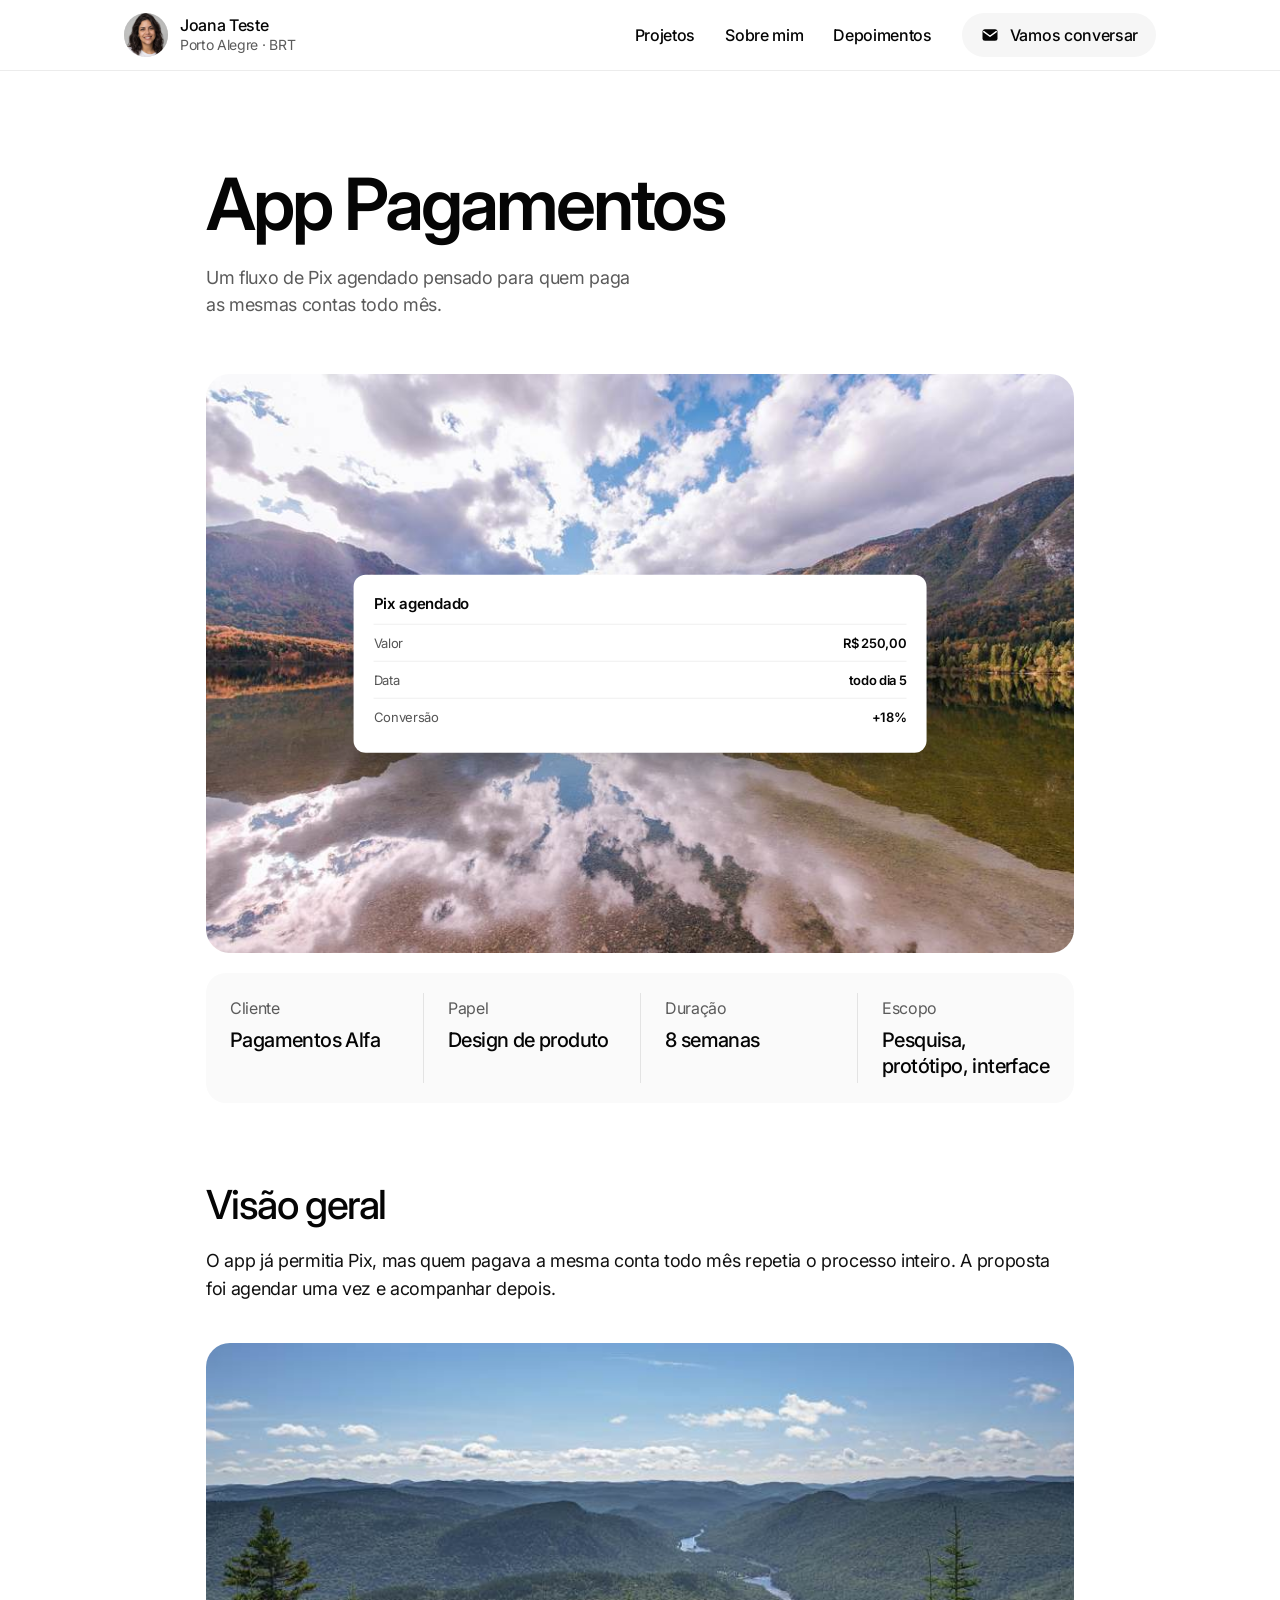
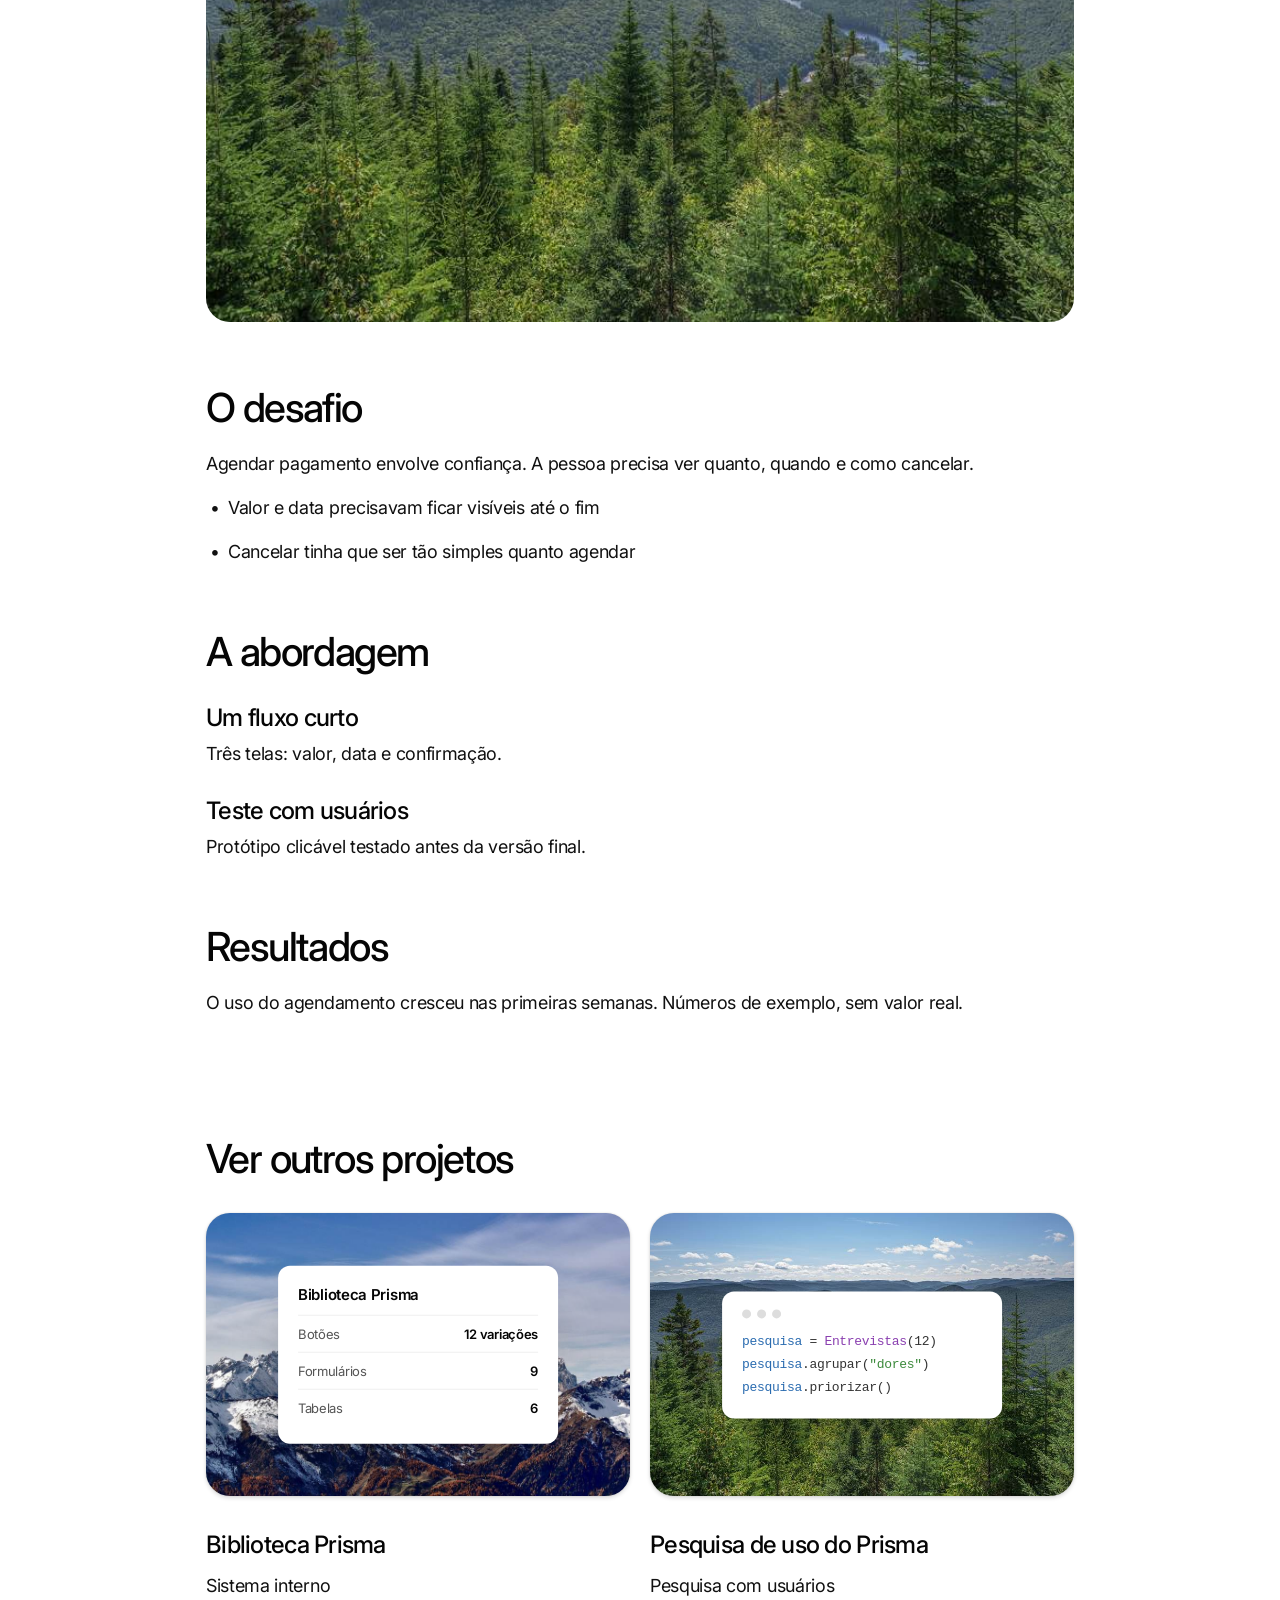
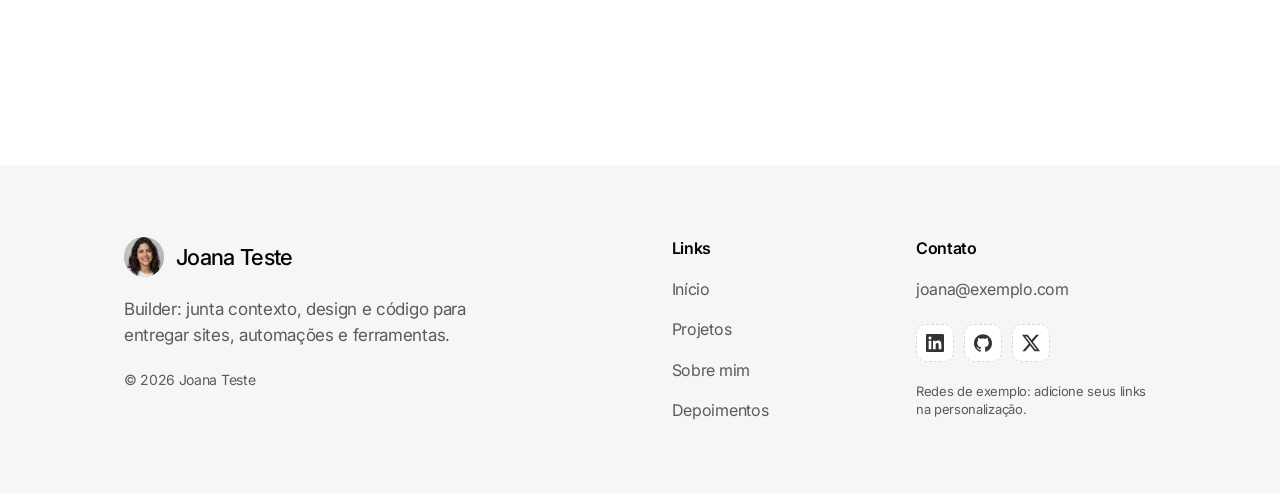
<file: site/projeto-app-pagamentos.html>
<!doctype html><html lang="pt-BR"><head><meta charset="utf-8"><meta name="viewport" content="width=device-width,initial-scale=1"><title>App Pagamentos · Joana Teste</title><meta name="description" content="Um fluxo de Pix agendado pensado para quem paga as mesmas contas todo mês."><link rel="preconnect" href="https://fonts.googleapis.com"><link rel="preconnect" href="https://fonts.gstatic.com" crossorigin><link href="https://fonts.googleapis.com/css2?family=Inter:wght@400;500;600&display=swap" rel="stylesheet"><link rel="stylesheet" href="style.css"><script>document.documentElement.classList.add("js")</script></head><body><header><div class="w"><a class="who" href="index.html"><img src="img/joana.jpg" alt="Joana Teste" width="44" height="44"><span><b>Joana Teste</b><small>Porto Alegre · BRT</small></span></a><div class="nvw"><nav id="nv"><a href="projetos.html">Projetos</a><a href="index.html#sobre">Sobre mim</a><a href="index.html#depoimentos">Depoimentos</a><a class="pill" href="mailto:joana@exemplo.com"><svg viewBox="0 0 24 24" aria-hidden="true"><rect x="3" y="5" width="18" height="14" rx="3" fill="#050505"/><path d="M4.5 8l7.5 5.5L19.5 8" fill="none" stroke="#fff" stroke-width="1.8" stroke-linecap="round" stroke-linejoin="round"/></svg>Vamos conversar</a></nav><button class="bg" aria-label="Menu" aria-expanded="false"><i></i><i></i></button></div></div></header><main><div class="case"><h1>App Pagamentos</h1><p class="sub">Um fluxo de Pix agendado pensado para quem paga as mesmas contas todo mês.</p><div class="cv" style="background-image:url(img/p2.jpg);"><div class="win"><h4>Pix agendado</h4><div class="r"><span>Valor</span><b>R$ 250,00</b></div><div class="r"><span>Data</span><b>todo dia 5</b></div><div class="r"><span>Conversão</span><b>+18%</b></div></div></div><div class="meta"><div><small>Cliente</small><b>Pagamentos Alfa</b></div><div><small>Papel</small><b>Design de produto</b></div><div><small>Duração</small><b>8 semanas</b></div><div><small>Escopo</small><b>Pesquisa, protótipo, interface</b></div></div><h2>Visão geral</h2><p>O app já permitia Pix, mas quem pagava a mesma conta todo mês repetia o processo inteiro. A proposta foi agendar uma vez e acompanhar depois.</p><div class="pic" data-rv><img src="img/p3.jpg" alt="" loading="lazy"></div><h2>O desafio</h2><p>Agendar pagamento envolve confiança. A pessoa precisa ver quanto, quando e como cancelar.</p><ul><li>Valor e data precisavam ficar visíveis até o fim</li><li>Cancelar tinha que ser tão simples quanto agendar</li></ul><h2>A abordagem</h2><h3>Um fluxo curto</h3><p>Três telas: valor, data e confirmação.</p><h3>Teste com usuários</h3><p>Protótipo clicável testado antes da versão final.</p><h2>Resultados</h2><p>O uso do agendamento cresceu nas primeiras semanas. Números de exemplo, sem valor real.</p></div><section class="case more"><h2>Ver outros projetos</h2><div class="grid"><a class="card" href="projeto-biblioteca-prisma.html" data-rv><div class="cv" style="background-image:url(img/p1.jpg);"><div class="win"><h4>Biblioteca Prisma</h4><div class="r"><span>Botões</span><b>12 variações</b></div><div class="r"><span>Formulários</span><b>9</b></div><div class="r"><span>Tabelas</span><b>6</b></div></div></div><h3>Biblioteca Prisma</h3><p>Sistema interno</p></a><a class="card" href="projeto-pesquisa-prisma.html" data-rv><div class="cv" style="background-image:url(img/p3.jpg);"><div class="win"><div class="dots"><i></i><i></i><i></i></div><code><u>pesquisa</u> = <em>Entrevistas</em>(12)<br><u>pesquisa</u>.agrupar(<s>"dores"</s>)<br><u>pesquisa</u>.priorizar()</code></div></div><h3>Pesquisa de uso do Prisma</h3><p>Pesquisa com usuários</p></a></div></section></main><footer><div class="w ftop"><div class="fbrand"><div class="fid"><img src="img/joana.jpg" alt="Joana Teste" width="40" height="40"><b>Joana Teste</b></div><p>Builder: junta contexto, design e código para entregar sites, automações e ferramentas.</p><small>© 2026 Joana Teste</small></div><nav class="fmap" aria-label="Mapa do site"><span>Links</span><a href="index.html">Início</a><a href="projetos.html">Projetos</a><a href="index.html#sobre">Sobre mim</a><a href="index.html#depoimentos">Depoimentos</a></nav><div class="fcontact"><span>Contato</span><a href="mailto:joana@exemplo.com">joana@exemplo.com</a><div class="fsoc"><span role="img" aria-label="LinkedIn (adicione o link na personalização)" title="LinkedIn — adicione seu link na personalização"><svg viewBox="0 0 24 24" role="img" aria-hidden="true"><path d="M20.447 20.452h-3.554v-5.569c0-1.328-.027-3.037-1.852-3.037-1.853 0-2.136 1.445-2.136 2.939v5.667H9.351V9h3.414v1.561h.046c.477-.9 1.637-1.85 3.37-1.85 3.601 0 4.267 2.37 4.267 5.455v6.286zM5.337 7.433c-1.144 0-2.063-.926-2.063-2.065 0-1.138.92-2.063 2.063-2.063 1.14 0 2.064.925 2.064 2.063 0 1.139-.925 2.065-2.064 2.065zm1.782 13.019H3.555V9h3.564v11.452zM22.225 0H1.771C.792 0 0 .774 0 1.729v20.542C0 23.227.792 24 1.771 24h20.451C23.2 24 24 23.227 24 22.271V1.729C24 .774 23.2 0 22.222 0h.003z"/></svg></span><span role="img" aria-label="GitHub (adicione o link na personalização)" title="GitHub — adicione seu link na personalização"><svg viewBox="0 0 24 24" role="img" aria-hidden="true"><path d="M12 .297c-6.63 0-12 5.373-12 12 0 5.303 3.438 9.8 8.205 11.385.6.113.82-.258.82-.577 0-.285-.01-1.04-.015-2.04-3.338.724-4.042-1.61-4.042-1.61C4.422 18.07 3.633 17.7 3.633 17.7c-1.087-.744.084-.729.084-.729 1.205.084 1.838 1.236 1.838 1.236 1.07 1.835 2.809 1.305 3.495.998.108-.776.417-1.305.76-1.605-2.665-.3-5.466-1.332-5.466-5.93 0-1.31.465-2.38 1.235-3.22-.135-.303-.54-1.523.105-3.176 0 0 1.005-.322 3.3 1.23.96-.267 1.98-.399 3-.405 1.02.006 2.04.138 3 .405 2.28-1.552 3.285-1.23 3.285-1.23.645 1.653.24 2.873.12 3.176.765.84 1.23 1.91 1.23 3.22 0 4.61-2.805 5.625-5.475 5.92.42.36.81 1.096.81 2.22 0 1.606-.015 2.896-.015 3.286 0 .315.21.69.825.57C20.565 22.092 24 17.592 24 12.297c0-6.627-5.373-12-12-12"/></svg></span><span role="img" aria-label="X (adicione o link na personalização)" title="X — adicione seu link na personalização"><svg viewBox="0 0 24 24" role="img" aria-hidden="true"><path d="M18.901 1.153h3.68l-8.04 9.19L24 22.846h-7.406l-5.8-7.584-6.638 7.584H.474l8.6-9.83L0 1.154h7.594l5.243 6.932ZM17.61 20.644h2.039L6.486 3.24H4.298Z"/></svg></span></div><small class="fnote">Redes de exemplo: adicione seus links na personalização.</small></div></div></footer><script src="site.js"></script></body></html>
</file>
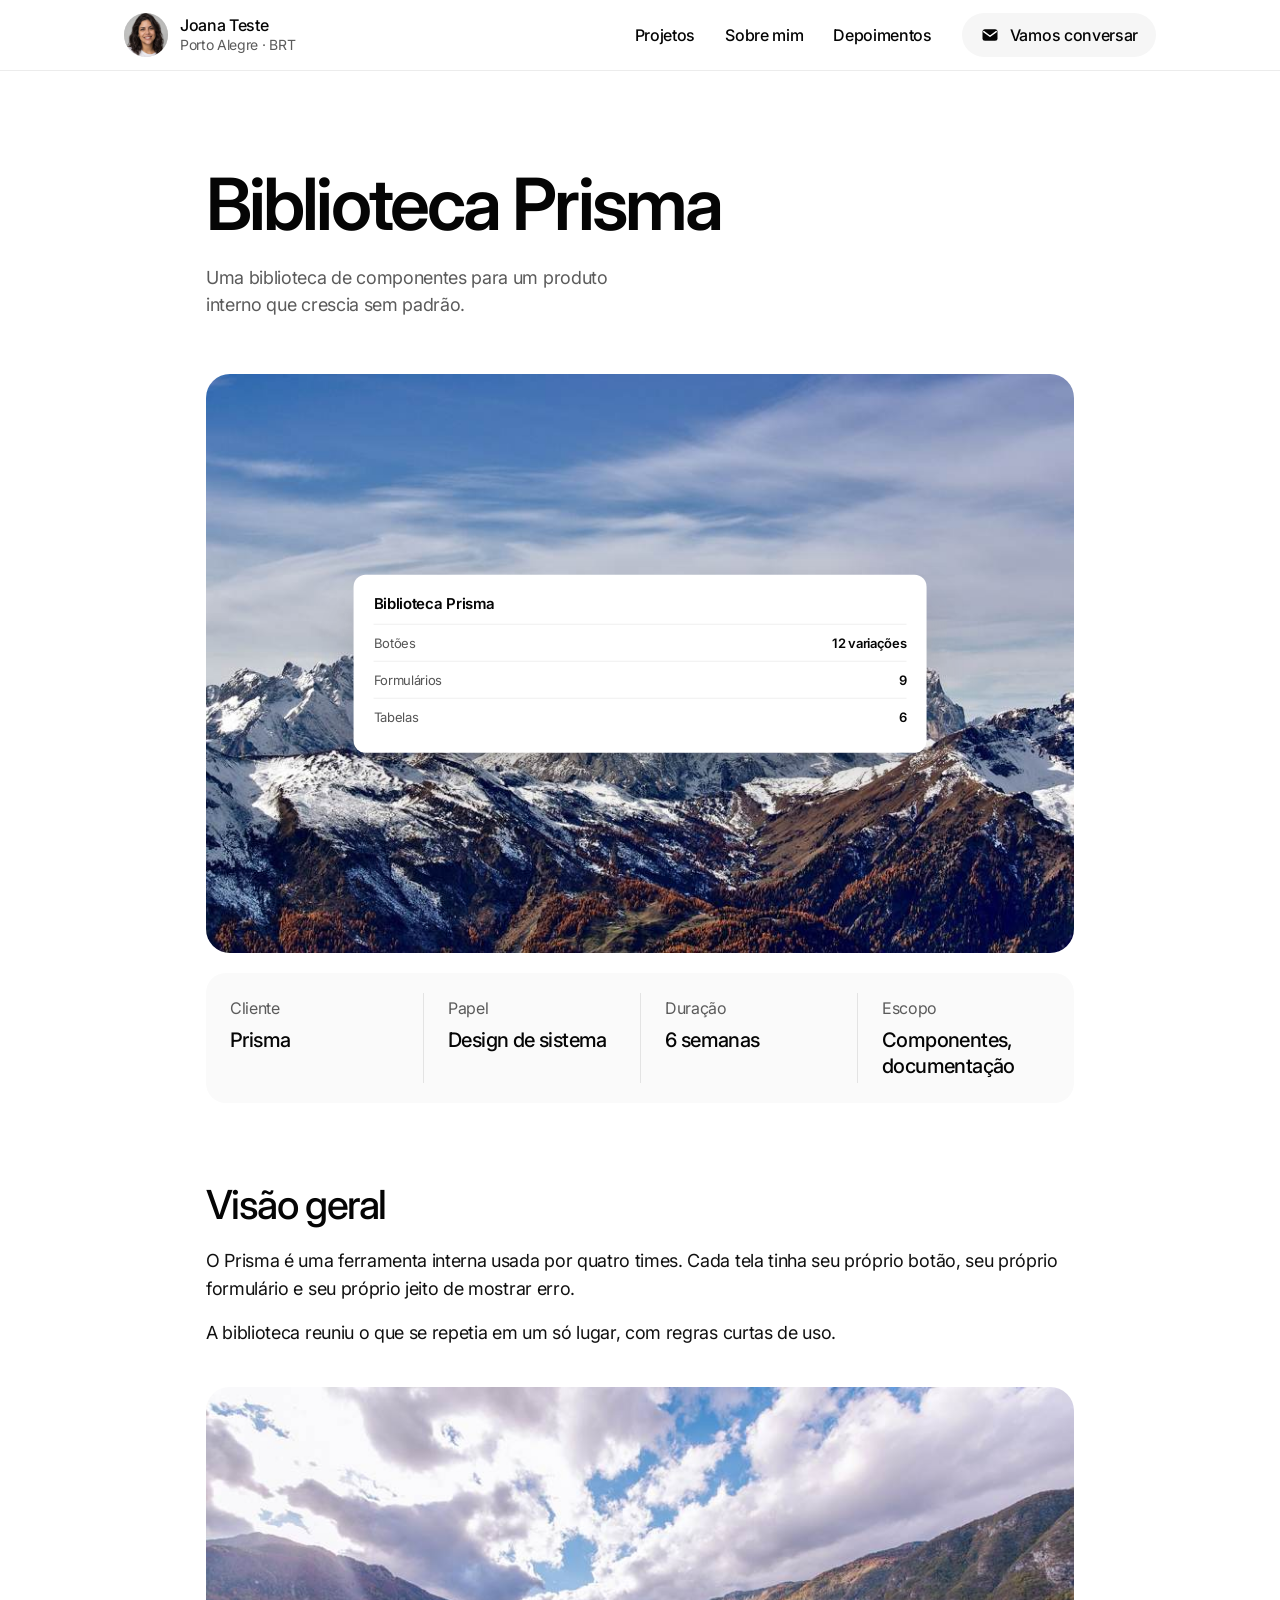
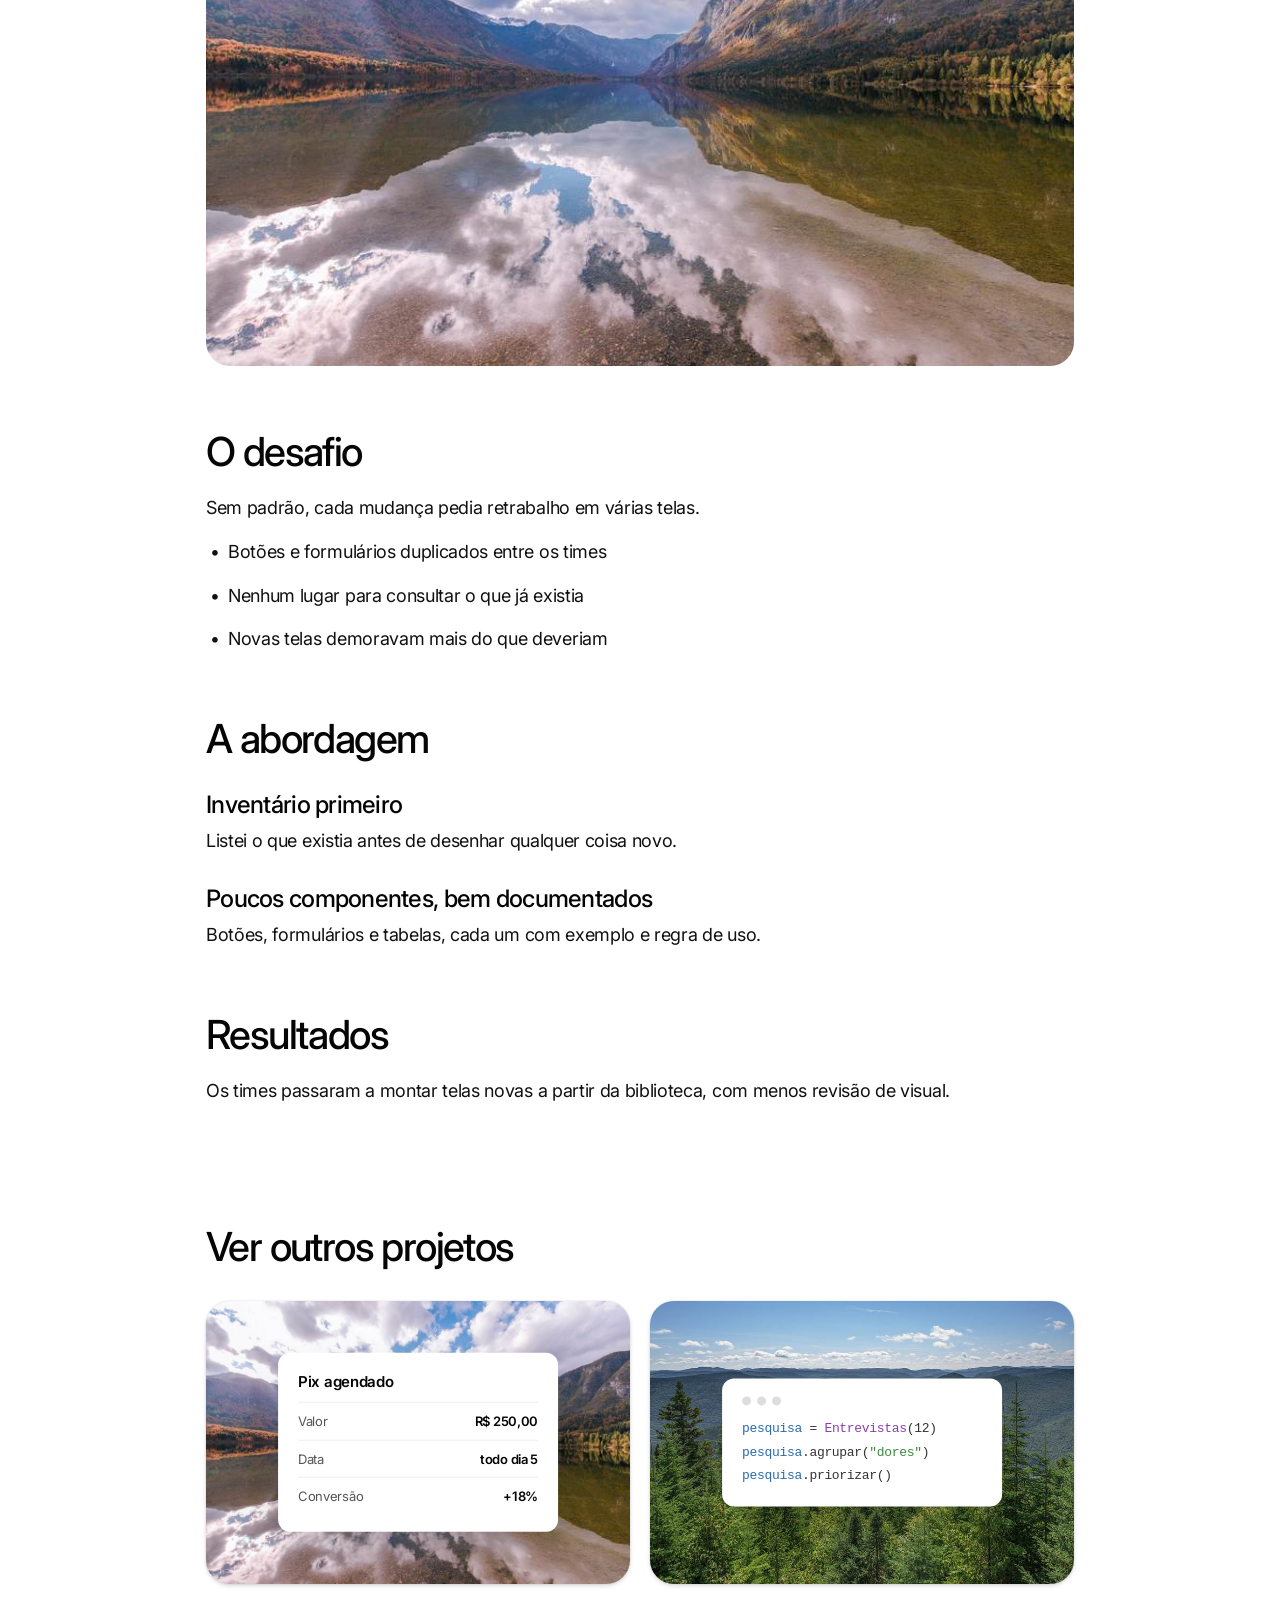
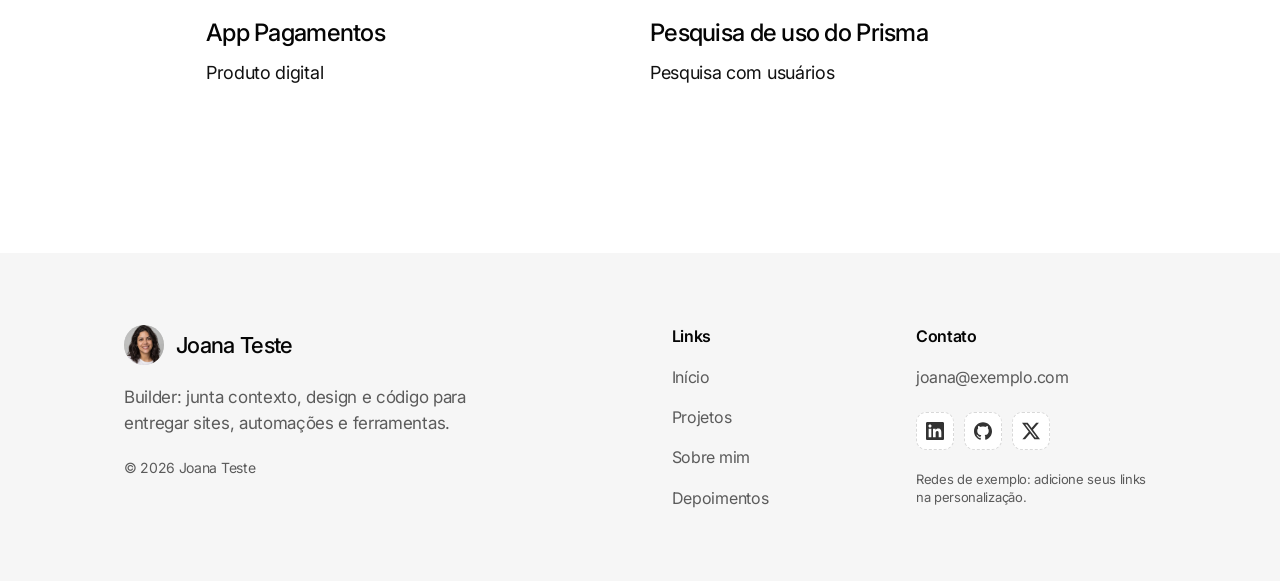
<file: site/projeto-biblioteca-prisma.html>
<!doctype html><html lang="pt-BR"><head><meta charset="utf-8"><meta name="viewport" content="width=device-width,initial-scale=1"><title>Biblioteca Prisma · Joana Teste</title><meta name="description" content="Uma biblioteca de componentes para um produto interno que crescia sem padrão."><link rel="preconnect" href="https://fonts.googleapis.com"><link rel="preconnect" href="https://fonts.gstatic.com" crossorigin><link href="https://fonts.googleapis.com/css2?family=Inter:wght@400;500;600&display=swap" rel="stylesheet"><link rel="stylesheet" href="style.css"><script>document.documentElement.classList.add("js")</script></head><body><header><div class="w"><a class="who" href="index.html"><img src="img/joana.jpg" alt="Joana Teste" width="44" height="44"><span><b>Joana Teste</b><small>Porto Alegre · BRT</small></span></a><div class="nvw"><nav id="nv"><a href="projetos.html">Projetos</a><a href="index.html#sobre">Sobre mim</a><a href="index.html#depoimentos">Depoimentos</a><a class="pill" href="mailto:joana@exemplo.com"><svg viewBox="0 0 24 24" aria-hidden="true"><rect x="3" y="5" width="18" height="14" rx="3" fill="#050505"/><path d="M4.5 8l7.5 5.5L19.5 8" fill="none" stroke="#fff" stroke-width="1.8" stroke-linecap="round" stroke-linejoin="round"/></svg>Vamos conversar</a></nav><button class="bg" aria-label="Menu" aria-expanded="false"><i></i><i></i></button></div></div></header><main><div class="case"><h1>Biblioteca Prisma</h1><p class="sub">Uma biblioteca de componentes para um produto interno que crescia sem padrão.</p><div class="cv" style="background-image:url(img/p1.jpg);"><div class="win"><h4>Biblioteca Prisma</h4><div class="r"><span>Botões</span><b>12 variações</b></div><div class="r"><span>Formulários</span><b>9</b></div><div class="r"><span>Tabelas</span><b>6</b></div></div></div><div class="meta"><div><small>Cliente</small><b>Prisma</b></div><div><small>Papel</small><b>Design de sistema</b></div><div><small>Duração</small><b>6 semanas</b></div><div><small>Escopo</small><b>Componentes, documentação</b></div></div><h2>Visão geral</h2><p>O Prisma é uma ferramenta interna usada por quatro times. Cada tela tinha seu próprio botão, seu próprio formulário e seu próprio jeito de mostrar erro.</p><p>A biblioteca reuniu o que se repetia em um só lugar, com regras curtas de uso.</p><div class="pic" data-rv><img src="img/p2.jpg" alt="" loading="lazy"></div><h2>O desafio</h2><p>Sem padrão, cada mudança pedia retrabalho em várias telas.</p><ul><li>Botões e formulários duplicados entre os times</li><li>Nenhum lugar para consultar o que já existia</li><li>Novas telas demoravam mais do que deveriam</li></ul><h2>A abordagem</h2><h3>Inventário primeiro</h3><p>Listei o que existia antes de desenhar qualquer coisa novo.</p><h3>Poucos componentes, bem documentados</h3><p>Botões, formulários e tabelas, cada um com exemplo e regra de uso.</p><h2>Resultados</h2><p>Os times passaram a montar telas novas a partir da biblioteca, com menos revisão de visual.</p></div><section class="case more"><h2>Ver outros projetos</h2><div class="grid"><a class="card" href="projeto-app-pagamentos.html" data-rv><div class="cv" style="background-image:url(img/p2.jpg);"><div class="win"><h4>Pix agendado</h4><div class="r"><span>Valor</span><b>R$ 250,00</b></div><div class="r"><span>Data</span><b>todo dia 5</b></div><div class="r"><span>Conversão</span><b>+18%</b></div></div></div><h3>App Pagamentos</h3><p>Produto digital</p></a><a class="card" href="projeto-pesquisa-prisma.html" data-rv><div class="cv" style="background-image:url(img/p3.jpg);"><div class="win"><div class="dots"><i></i><i></i><i></i></div><code><u>pesquisa</u> = <em>Entrevistas</em>(12)<br><u>pesquisa</u>.agrupar(<s>"dores"</s>)<br><u>pesquisa</u>.priorizar()</code></div></div><h3>Pesquisa de uso do Prisma</h3><p>Pesquisa com usuários</p></a></div></section></main><footer><div class="w ftop"><div class="fbrand"><div class="fid"><img src="img/joana.jpg" alt="Joana Teste" width="40" height="40"><b>Joana Teste</b></div><p>Builder: junta contexto, design e código para entregar sites, automações e ferramentas.</p><small>© 2026 Joana Teste</small></div><nav class="fmap" aria-label="Mapa do site"><span>Links</span><a href="index.html">Início</a><a href="projetos.html">Projetos</a><a href="index.html#sobre">Sobre mim</a><a href="index.html#depoimentos">Depoimentos</a></nav><div class="fcontact"><span>Contato</span><a href="mailto:joana@exemplo.com">joana@exemplo.com</a><div class="fsoc"><span role="img" aria-label="LinkedIn (adicione o link na personalização)" title="LinkedIn — adicione seu link na personalização"><svg viewBox="0 0 24 24" role="img" aria-hidden="true"><path d="M20.447 20.452h-3.554v-5.569c0-1.328-.027-3.037-1.852-3.037-1.853 0-2.136 1.445-2.136 2.939v5.667H9.351V9h3.414v1.561h.046c.477-.9 1.637-1.85 3.37-1.85 3.601 0 4.267 2.37 4.267 5.455v6.286zM5.337 7.433c-1.144 0-2.063-.926-2.063-2.065 0-1.138.92-2.063 2.063-2.063 1.14 0 2.064.925 2.064 2.063 0 1.139-.925 2.065-2.064 2.065zm1.782 13.019H3.555V9h3.564v11.452zM22.225 0H1.771C.792 0 0 .774 0 1.729v20.542C0 23.227.792 24 1.771 24h20.451C23.2 24 24 23.227 24 22.271V1.729C24 .774 23.2 0 22.222 0h.003z"/></svg></span><span role="img" aria-label="GitHub (adicione o link na personalização)" title="GitHub — adicione seu link na personalização"><svg viewBox="0 0 24 24" role="img" aria-hidden="true"><path d="M12 .297c-6.63 0-12 5.373-12 12 0 5.303 3.438 9.8 8.205 11.385.6.113.82-.258.82-.577 0-.285-.01-1.04-.015-2.04-3.338.724-4.042-1.61-4.042-1.61C4.422 18.07 3.633 17.7 3.633 17.7c-1.087-.744.084-.729.084-.729 1.205.084 1.838 1.236 1.838 1.236 1.07 1.835 2.809 1.305 3.495.998.108-.776.417-1.305.76-1.605-2.665-.3-5.466-1.332-5.466-5.93 0-1.31.465-2.38 1.235-3.22-.135-.303-.54-1.523.105-3.176 0 0 1.005-.322 3.3 1.23.96-.267 1.98-.399 3-.405 1.02.006 2.04.138 3 .405 2.28-1.552 3.285-1.23 3.285-1.23.645 1.653.24 2.873.12 3.176.765.84 1.23 1.91 1.23 3.22 0 4.61-2.805 5.625-5.475 5.92.42.36.81 1.096.81 2.22 0 1.606-.015 2.896-.015 3.286 0 .315.21.69.825.57C20.565 22.092 24 17.592 24 12.297c0-6.627-5.373-12-12-12"/></svg></span><span role="img" aria-label="X (adicione o link na personalização)" title="X — adicione seu link na personalização"><svg viewBox="0 0 24 24" role="img" aria-hidden="true"><path d="M18.901 1.153h3.68l-8.04 9.19L24 22.846h-7.406l-5.8-7.584-6.638 7.584H.474l8.6-9.83L0 1.154h7.594l5.243 6.932ZM17.61 20.644h2.039L6.486 3.24H4.298Z"/></svg></span></div><small class="fnote">Redes de exemplo: adicione seus links na personalização.</small></div></div></footer><script src="site.js"></script></body></html>
</file>
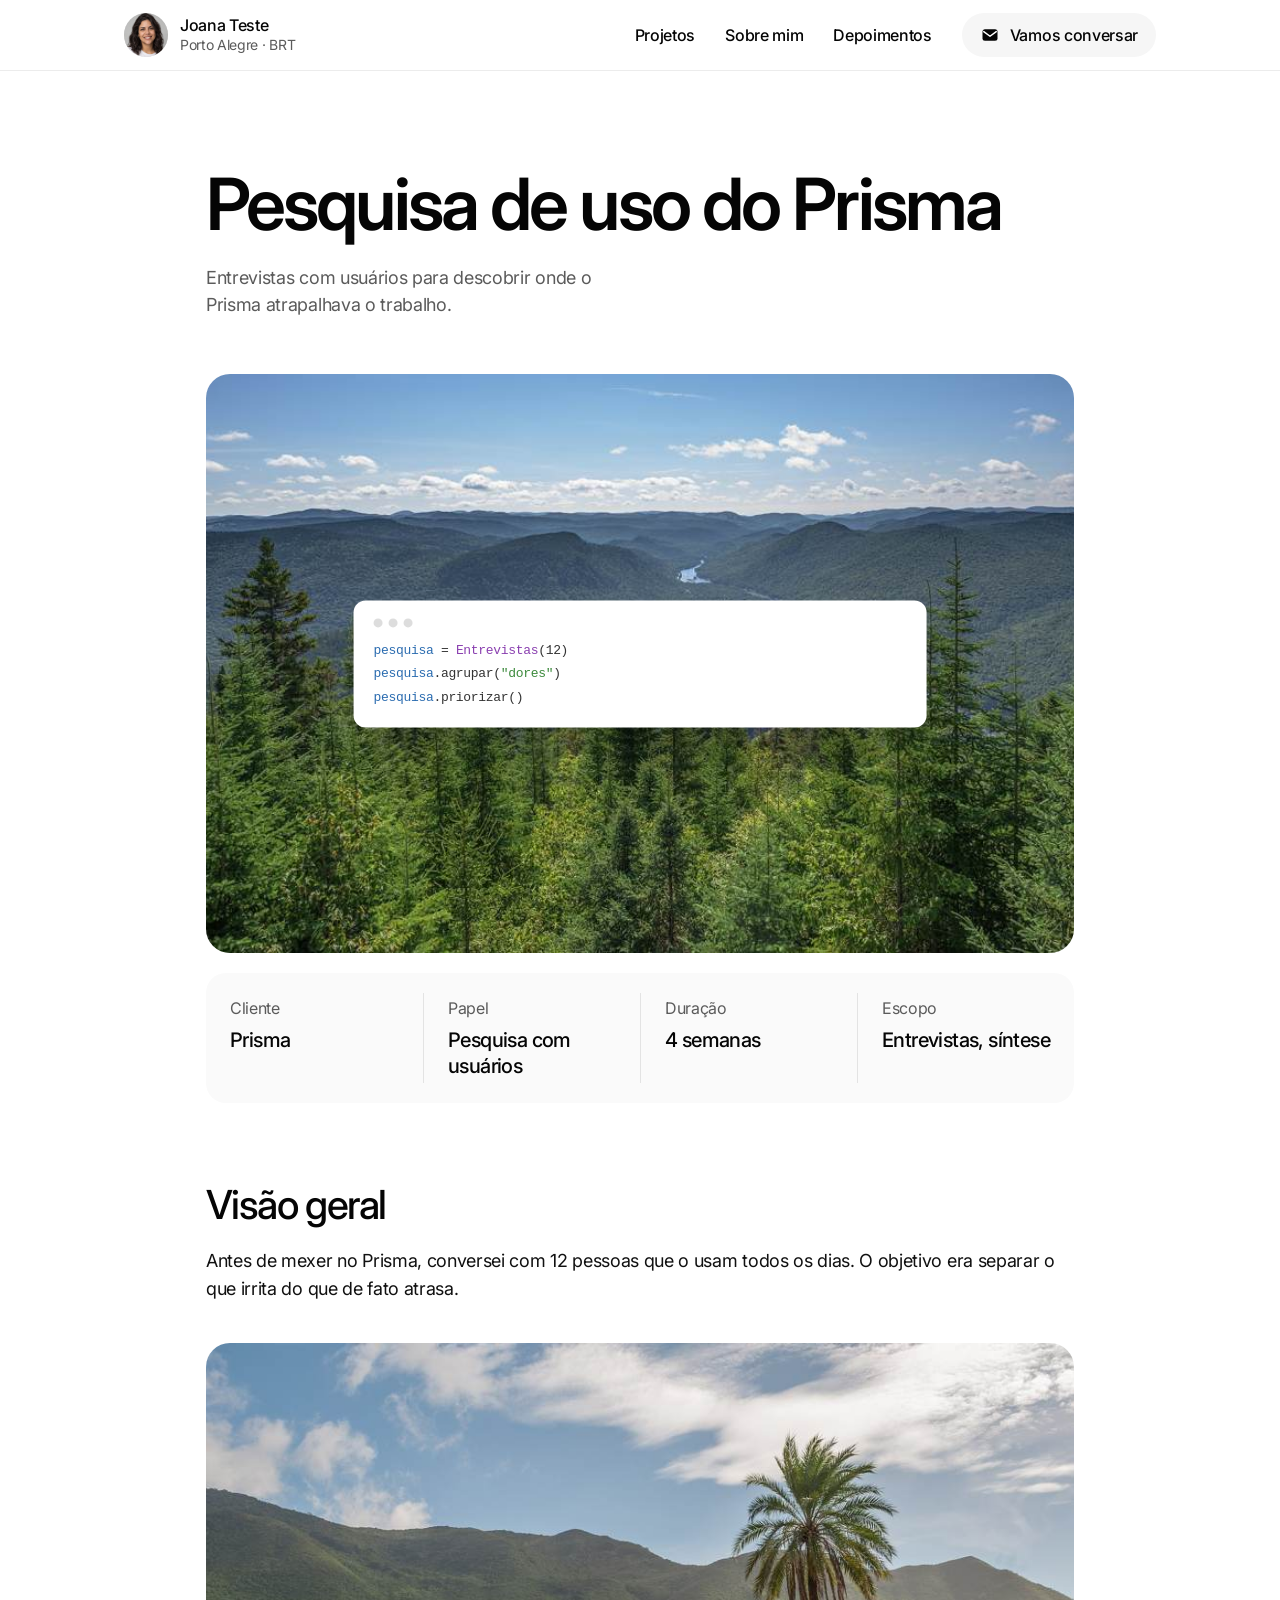
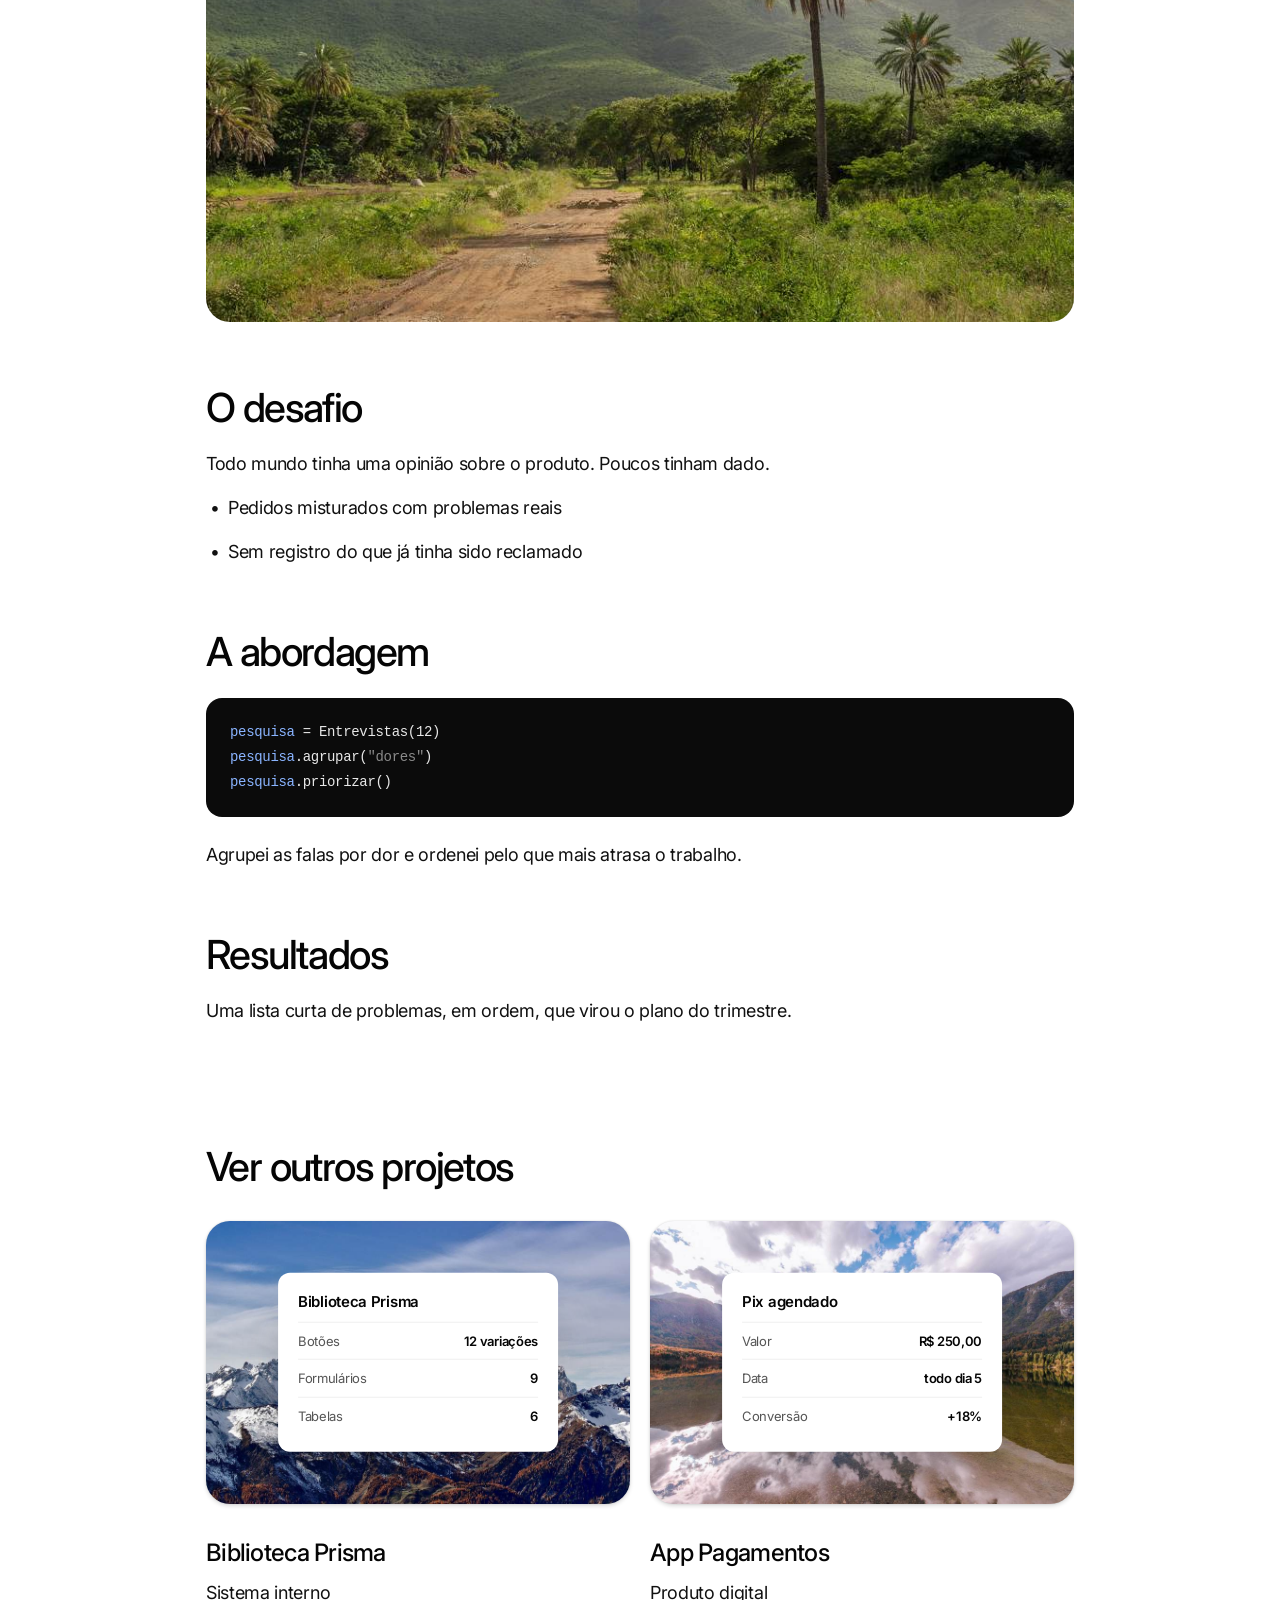
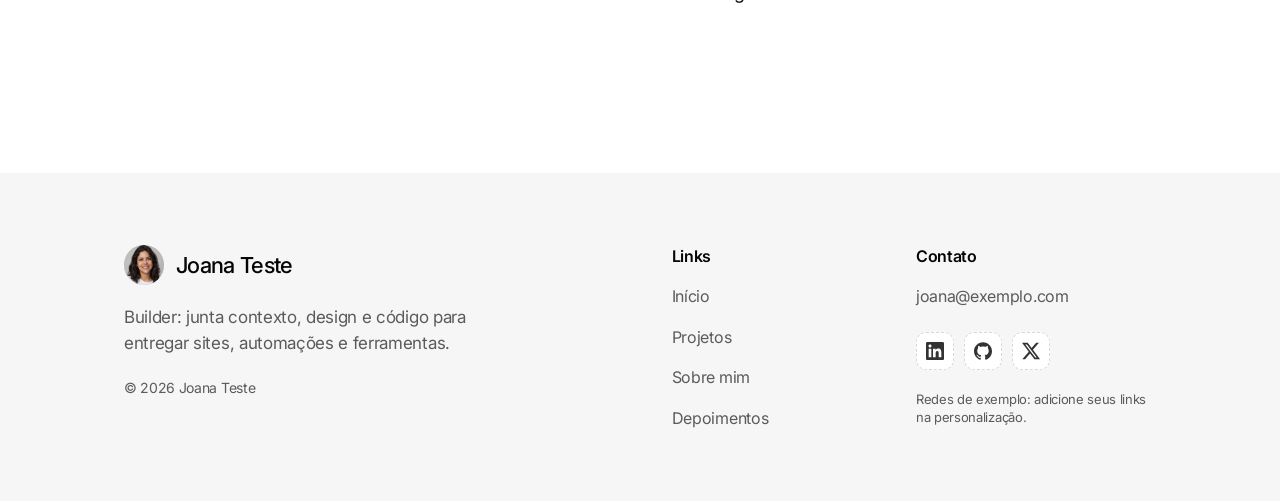
<file: site/projeto-pesquisa-prisma.html>
<!doctype html><html lang="pt-BR"><head><meta charset="utf-8"><meta name="viewport" content="width=device-width,initial-scale=1"><title>Pesquisa de uso do Prisma · Joana Teste</title><meta name="description" content="Entrevistas com usuários para descobrir onde o Prisma atrapalhava o trabalho."><link rel="preconnect" href="https://fonts.googleapis.com"><link rel="preconnect" href="https://fonts.gstatic.com" crossorigin><link href="https://fonts.googleapis.com/css2?family=Inter:wght@400;500;600&display=swap" rel="stylesheet"><link rel="stylesheet" href="style.css"><script>document.documentElement.classList.add("js")</script></head><body><header><div class="w"><a class="who" href="index.html"><img src="img/joana.jpg" alt="Joana Teste" width="44" height="44"><span><b>Joana Teste</b><small>Porto Alegre · BRT</small></span></a><div class="nvw"><nav id="nv"><a href="projetos.html">Projetos</a><a href="index.html#sobre">Sobre mim</a><a href="index.html#depoimentos">Depoimentos</a><a class="pill" href="mailto:joana@exemplo.com"><svg viewBox="0 0 24 24" aria-hidden="true"><rect x="3" y="5" width="18" height="14" rx="3" fill="#050505"/><path d="M4.5 8l7.5 5.5L19.5 8" fill="none" stroke="#fff" stroke-width="1.8" stroke-linecap="round" stroke-linejoin="round"/></svg>Vamos conversar</a></nav><button class="bg" aria-label="Menu" aria-expanded="false"><i></i><i></i></button></div></div></header><main><div class="case"><h1>Pesquisa de uso do Prisma</h1><p class="sub">Entrevistas com usuários para descobrir onde o Prisma atrapalhava o trabalho.</p><div class="cv" style="background-image:url(img/p3.jpg);"><div class="win"><div class="dots"><i></i><i></i><i></i></div><code><u>pesquisa</u> = <em>Entrevistas</em>(12)<br><u>pesquisa</u>.agrupar(<s>"dores"</s>)<br><u>pesquisa</u>.priorizar()</code></div></div><div class="meta"><div><small>Cliente</small><b>Prisma</b></div><div><small>Papel</small><b>Pesquisa com usuários</b></div><div><small>Duração</small><b>4 semanas</b></div><div><small>Escopo</small><b>Entrevistas, síntese</b></div></div><h2>Visão geral</h2><p>Antes de mexer no Prisma, conversei com 12 pessoas que o usam todos os dias. O objetivo era separar o que irrita do que de fato atrasa.</p><div class="pic" data-rv><img src="img/p4.jpg" alt="" loading="lazy"></div><h2>O desafio</h2><p>Todo mundo tinha uma opinião sobre o produto. Poucos tinham dado.</p><ul><li>Pedidos misturados com problemas reais</li><li>Sem registro do que já tinha sido reclamado</li></ul>
<h2>A abordagem</h2><pre><i>pesquisa</i> = Entrevistas(12)
<i>pesquisa</i>.agrupar(<s>"dores"</s>)
<i>pesquisa</i>.priorizar()</pre><p>Agrupei as falas por dor e ordenei pelo que mais atrasa o trabalho.</p><h2>Resultados</h2><p>Uma lista curta de problemas, em ordem, que virou o plano do trimestre.</p></div><section class="case more"><h2>Ver outros projetos</h2><div class="grid"><a class="card" href="projeto-biblioteca-prisma.html" data-rv><div class="cv" style="background-image:url(img/p1.jpg);"><div class="win"><h4>Biblioteca Prisma</h4><div class="r"><span>Botões</span><b>12 variações</b></div><div class="r"><span>Formulários</span><b>9</b></div><div class="r"><span>Tabelas</span><b>6</b></div></div></div><h3>Biblioteca Prisma</h3><p>Sistema interno</p></a><a class="card" href="projeto-app-pagamentos.html" data-rv><div class="cv" style="background-image:url(img/p2.jpg);"><div class="win"><h4>Pix agendado</h4><div class="r"><span>Valor</span><b>R$ 250,00</b></div><div class="r"><span>Data</span><b>todo dia 5</b></div><div class="r"><span>Conversão</span><b>+18%</b></div></div></div><h3>App Pagamentos</h3><p>Produto digital</p></a></div></section></main><footer><div class="w ftop"><div class="fbrand"><div class="fid"><img src="img/joana.jpg" alt="Joana Teste" width="40" height="40"><b>Joana Teste</b></div><p>Builder: junta contexto, design e código para entregar sites, automações e ferramentas.</p><small>© 2026 Joana Teste</small></div><nav class="fmap" aria-label="Mapa do site"><span>Links</span><a href="index.html">Início</a><a href="projetos.html">Projetos</a><a href="index.html#sobre">Sobre mim</a><a href="index.html#depoimentos">Depoimentos</a></nav><div class="fcontact"><span>Contato</span><a href="mailto:joana@exemplo.com">joana@exemplo.com</a><div class="fsoc"><span role="img" aria-label="LinkedIn (adicione o link na personalização)" title="LinkedIn — adicione seu link na personalização"><svg viewBox="0 0 24 24" role="img" aria-hidden="true"><path d="M20.447 20.452h-3.554v-5.569c0-1.328-.027-3.037-1.852-3.037-1.853 0-2.136 1.445-2.136 2.939v5.667H9.351V9h3.414v1.561h.046c.477-.9 1.637-1.85 3.37-1.85 3.601 0 4.267 2.37 4.267 5.455v6.286zM5.337 7.433c-1.144 0-2.063-.926-2.063-2.065 0-1.138.92-2.063 2.063-2.063 1.14 0 2.064.925 2.064 2.063 0 1.139-.925 2.065-2.064 2.065zm1.782 13.019H3.555V9h3.564v11.452zM22.225 0H1.771C.792 0 0 .774 0 1.729v20.542C0 23.227.792 24 1.771 24h20.451C23.2 24 24 23.227 24 22.271V1.729C24 .774 23.2 0 22.222 0h.003z"/></svg></span><span role="img" aria-label="GitHub (adicione o link na personalização)" title="GitHub — adicione seu link na personalização"><svg viewBox="0 0 24 24" role="img" aria-hidden="true"><path d="M12 .297c-6.63 0-12 5.373-12 12 0 5.303 3.438 9.8 8.205 11.385.6.113.82-.258.82-.577 0-.285-.01-1.04-.015-2.04-3.338.724-4.042-1.61-4.042-1.61C4.422 18.07 3.633 17.7 3.633 17.7c-1.087-.744.084-.729.084-.729 1.205.084 1.838 1.236 1.838 1.236 1.07 1.835 2.809 1.305 3.495.998.108-.776.417-1.305.76-1.605-2.665-.3-5.466-1.332-5.466-5.93 0-1.31.465-2.38 1.235-3.22-.135-.303-.54-1.523.105-3.176 0 0 1.005-.322 3.3 1.23.96-.267 1.98-.399 3-.405 1.02.006 2.04.138 3 .405 2.28-1.552 3.285-1.23 3.285-1.23.645 1.653.24 2.873.12 3.176.765.84 1.23 1.91 1.23 3.22 0 4.61-2.805 5.625-5.475 5.92.42.36.81 1.096.81 2.22 0 1.606-.015 2.896-.015 3.286 0 .315.21.69.825.57C20.565 22.092 24 17.592 24 12.297c0-6.627-5.373-12-12-12"/></svg></span><span role="img" aria-label="X (adicione o link na personalização)" title="X — adicione seu link na personalização"><svg viewBox="0 0 24 24" role="img" aria-hidden="true"><path d="M18.901 1.153h3.68l-8.04 9.19L24 22.846h-7.406l-5.8-7.584-6.638 7.584H.474l8.6-9.83L0 1.154h7.594l5.243 6.932ZM17.61 20.644h2.039L6.486 3.24H4.298Z"/></svg></span></div><small class="fnote">Redes de exemplo: adicione seus links na personalização.</small></div></div></footer><script src="site.js"></script></body></html>
</file>
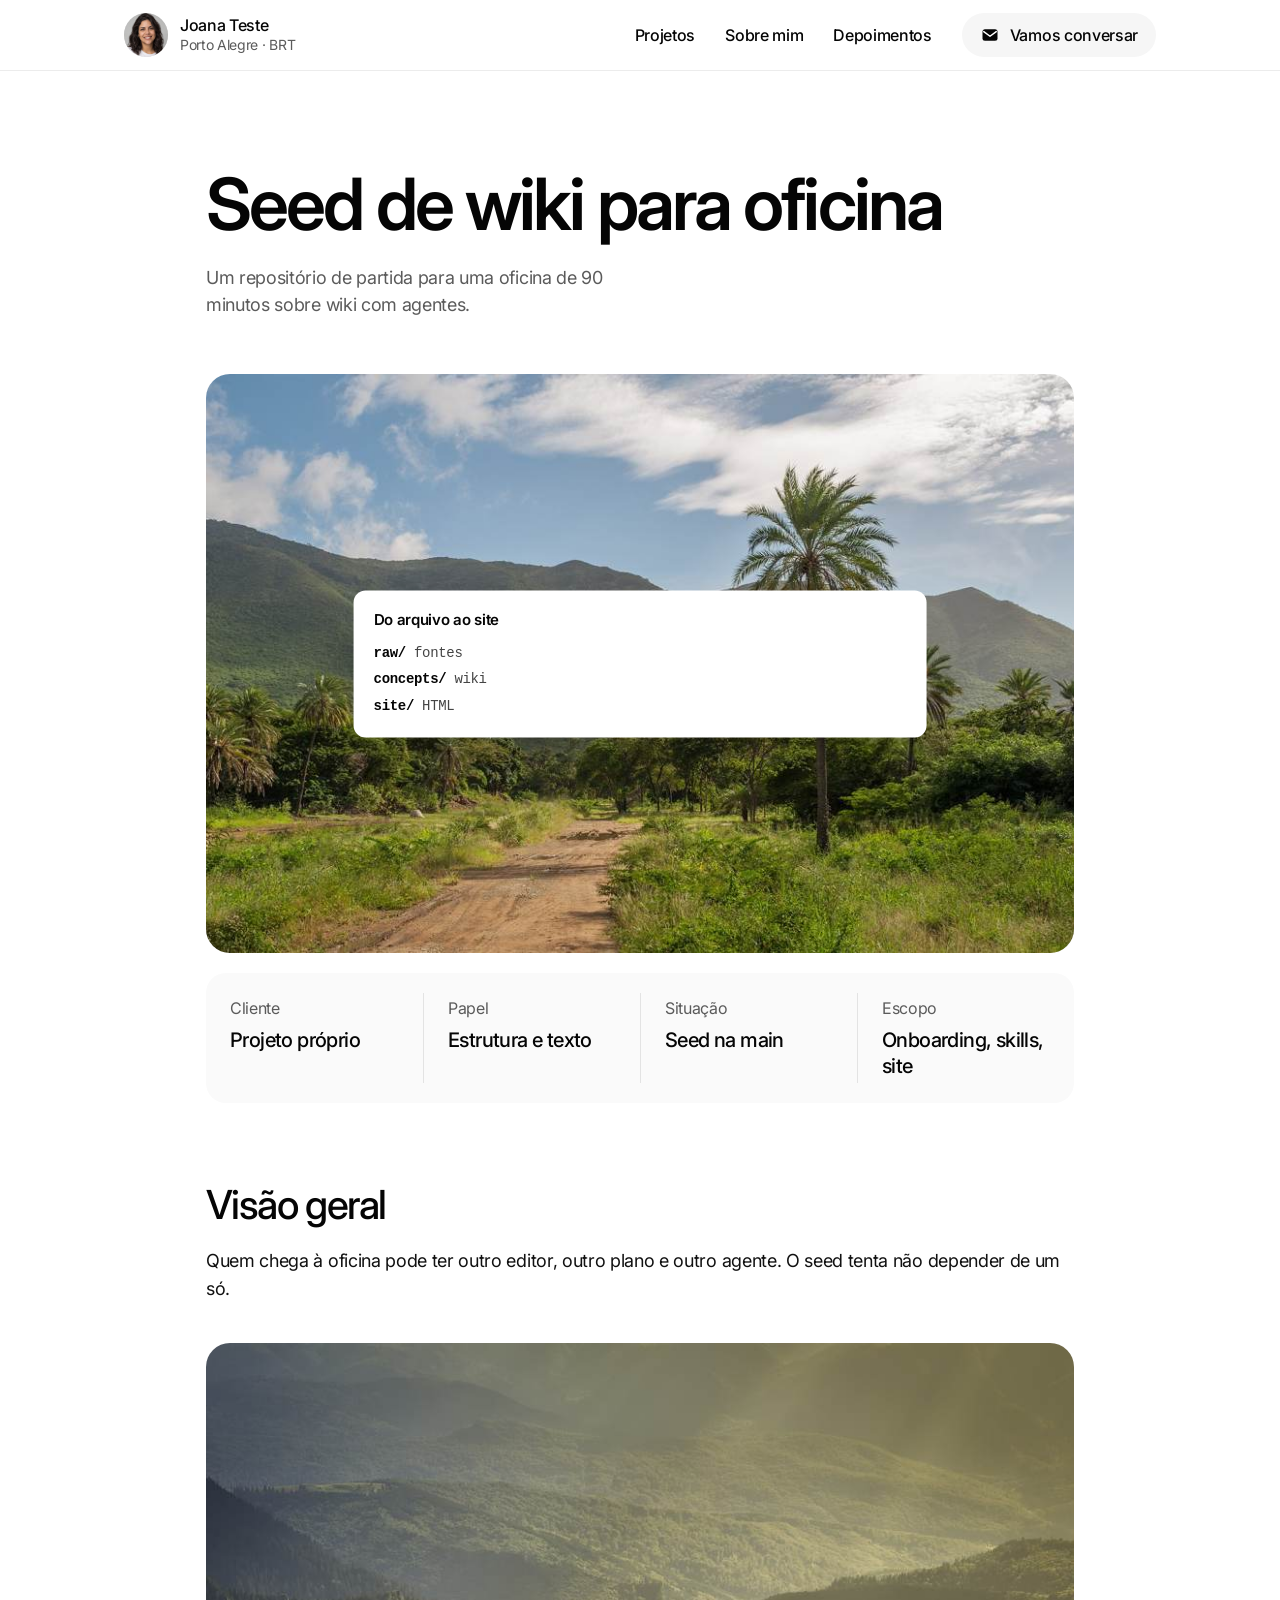
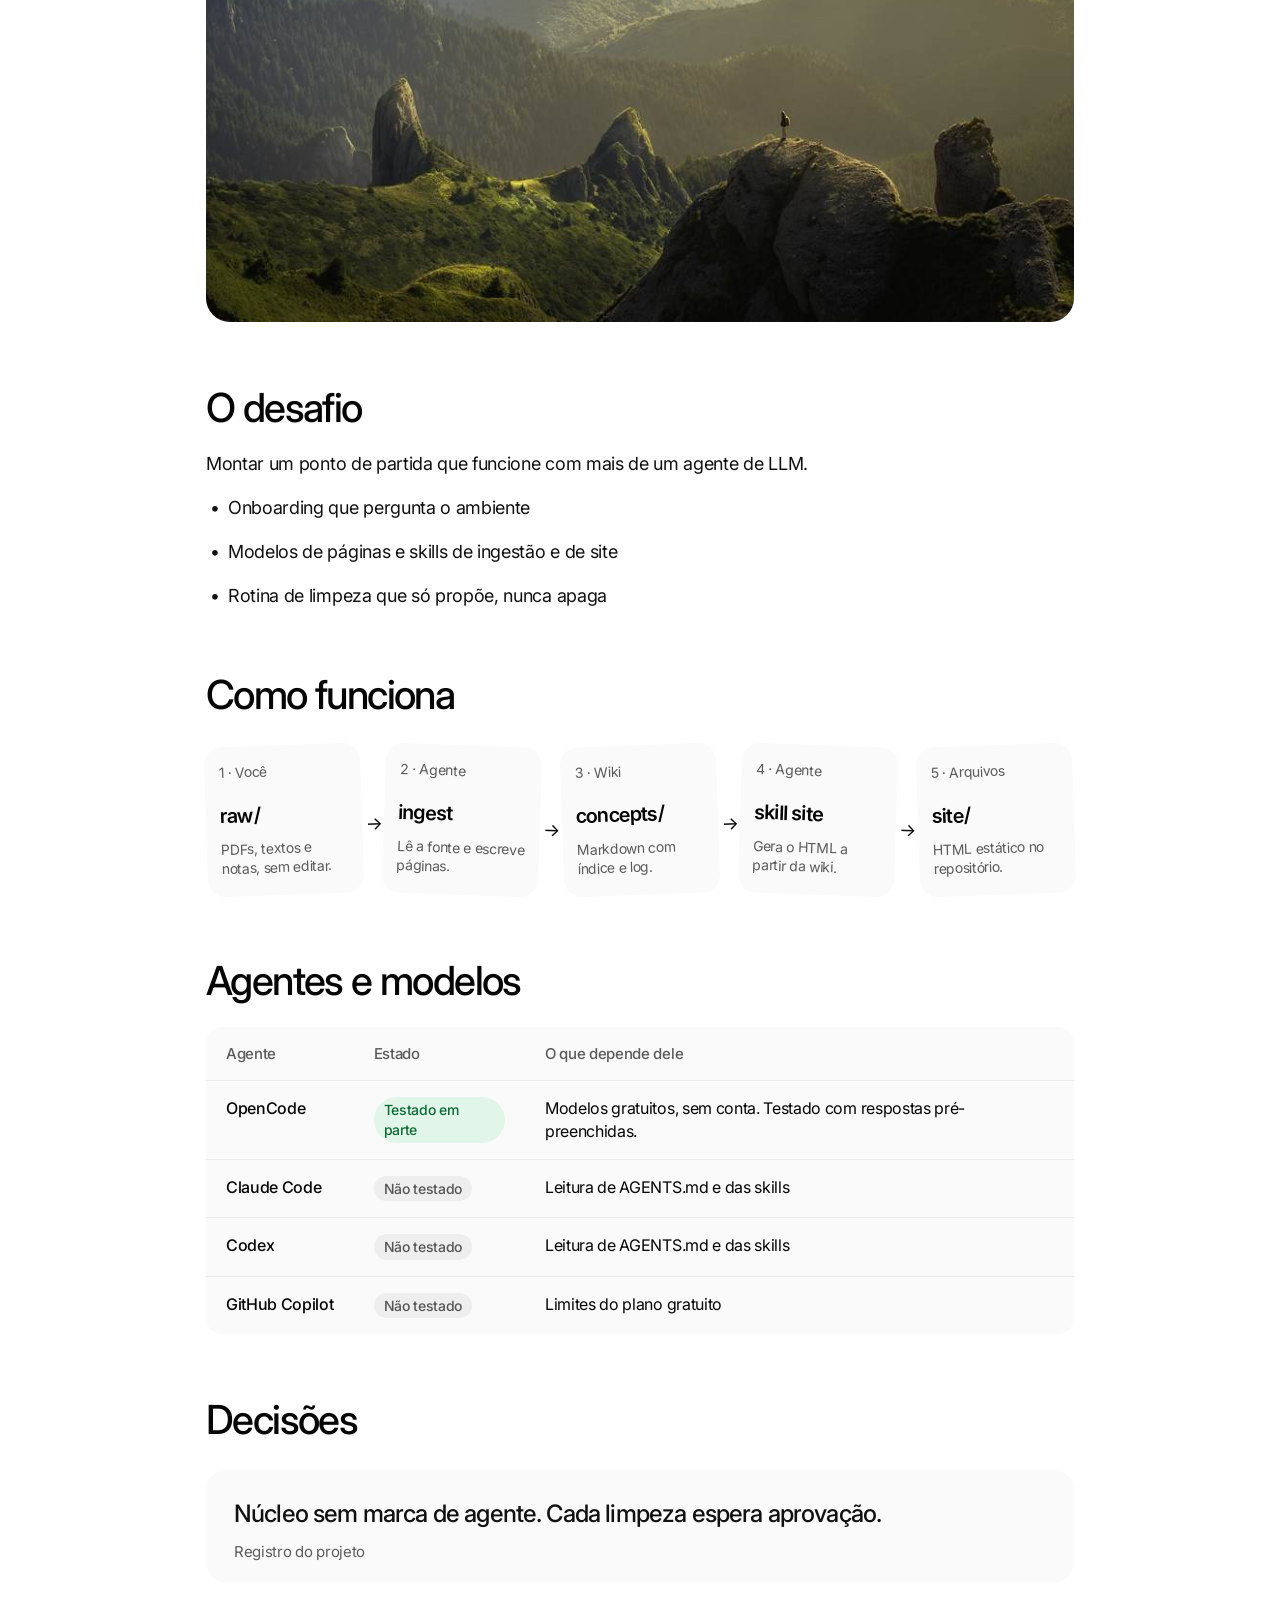
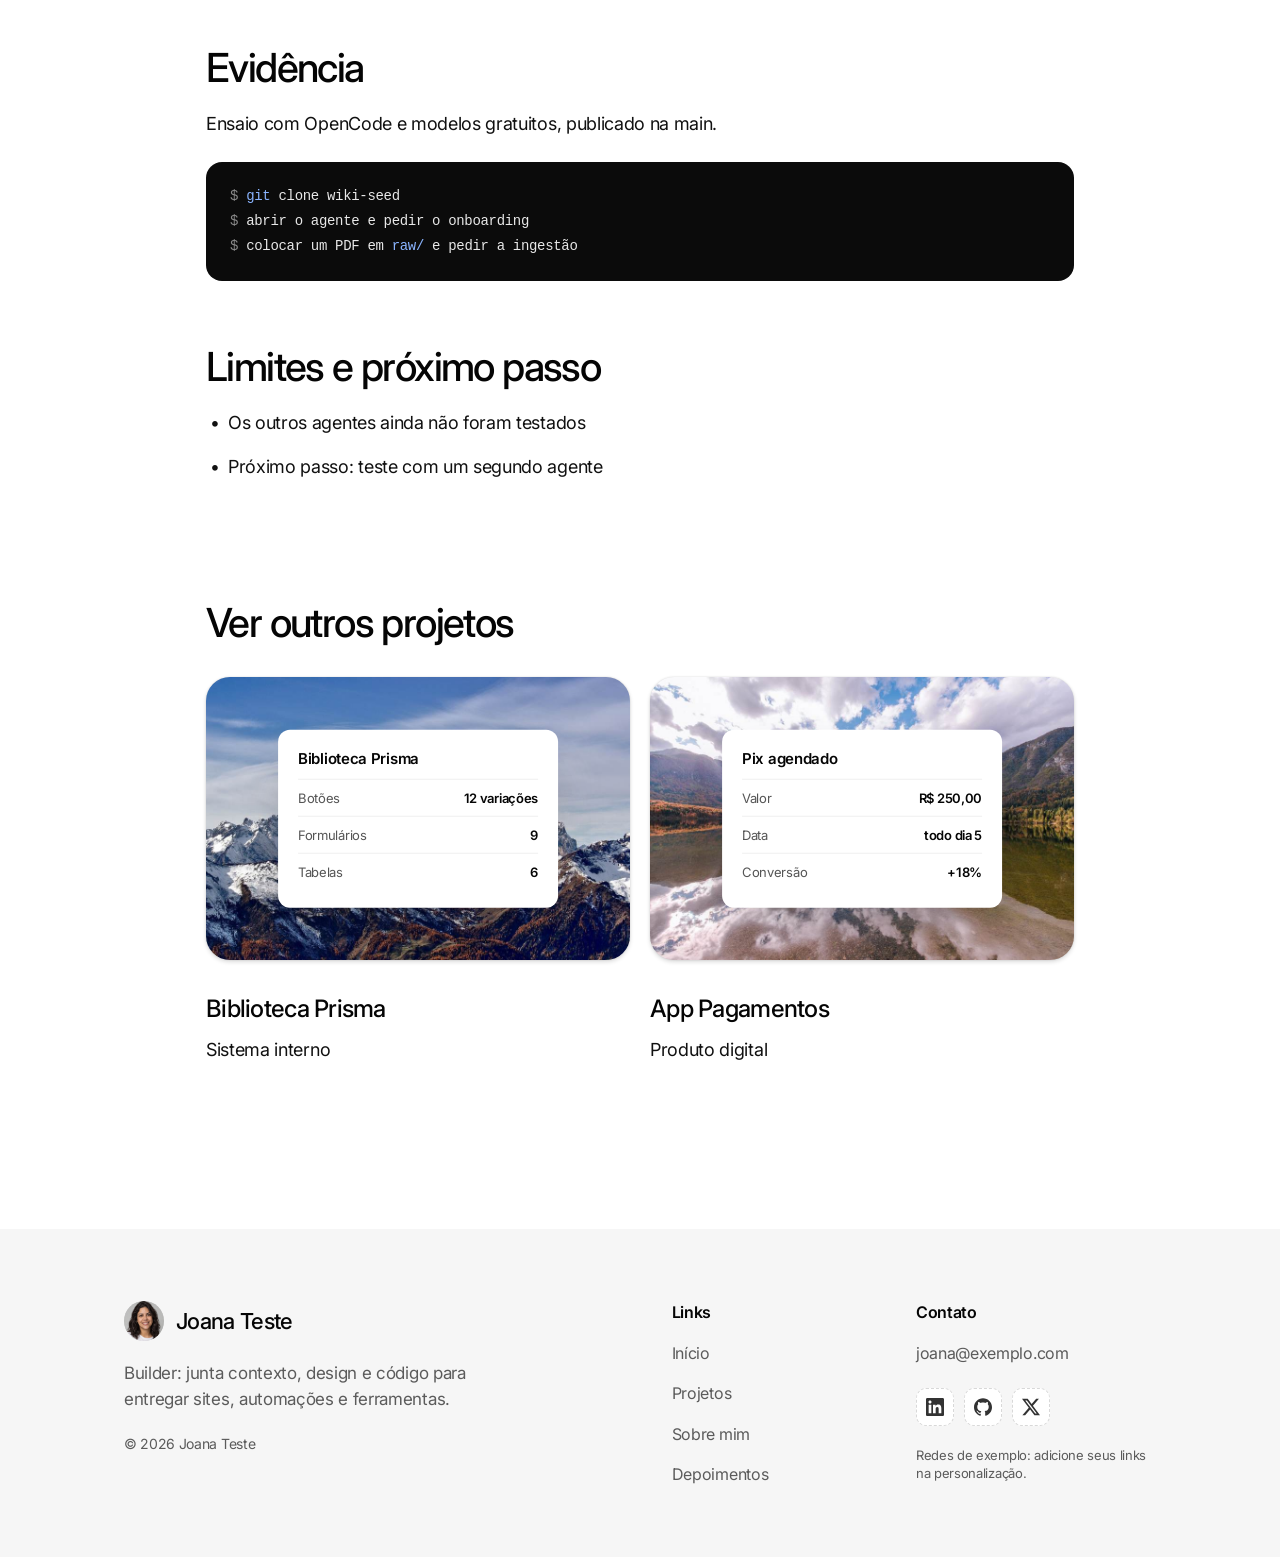
<file: site/projeto-seed-de-wiki.html>
<!doctype html><html lang="pt-BR"><head><meta charset="utf-8"><meta name="viewport" content="width=device-width,initial-scale=1"><title>Seed de wiki para oficina · Joana Teste</title><meta name="description" content="Um repositório de partida para uma oficina de 90 minutos sobre wiki com agentes."><link rel="preconnect" href="https://fonts.googleapis.com"><link rel="preconnect" href="https://fonts.gstatic.com" crossorigin><link href="https://fonts.googleapis.com/css2?family=Inter:wght@400;500;600&display=swap" rel="stylesheet"><link rel="stylesheet" href="style.css"><script>document.documentElement.classList.add("js")</script></head><body><header><div class="w"><a class="who" href="index.html"><img src="img/joana.jpg" alt="Joana Teste" width="44" height="44"><span><b>Joana Teste</b><small>Porto Alegre · BRT</small></span></a><div class="nvw"><nav id="nv"><a href="projetos.html">Projetos</a><a href="index.html#sobre">Sobre mim</a><a href="index.html#depoimentos">Depoimentos</a><a class="pill" href="mailto:joana@exemplo.com"><svg viewBox="0 0 24 24" aria-hidden="true"><rect x="3" y="5" width="18" height="14" rx="3" fill="#050505"/><path d="M4.5 8l7.5 5.5L19.5 8" fill="none" stroke="#fff" stroke-width="1.8" stroke-linecap="round" stroke-linejoin="round"/></svg>Vamos conversar</a></nav><button class="bg" aria-label="Menu" aria-expanded="false"><i></i><i></i></button></div></div></header><main><div class="case"><h1>Seed de wiki para oficina</h1><p class="sub">Um repositório de partida para uma oficina de 90 minutos sobre wiki com agentes.</p><div class="cv" style="background-image:url(img/p4.jpg);"><div class="win"><h4>Do arquivo ao site</h4><div class="tree"><b>raw/</b> fontes<br><b>concepts/</b> wiki<br><b>site/</b> HTML</div></div></div><div class="meta"><div><small>Cliente</small><b>Projeto próprio</b></div><div><small>Papel</small><b>Estrutura e texto</b></div><div><small>Situação</small><b>Seed na main</b></div><div><small>Escopo</small><b>Onboarding, skills, site</b></div></div><h2>Visão geral</h2><p>Quem chega à oficina pode ter outro editor, outro plano e outro agente. O seed tenta não depender de um só.</p><div class="pic" data-rv><img src="img/p5.jpg" alt="" loading="lazy"></div><h2>O desafio</h2><p>Montar um ponto de partida que funcione com mais de um agente de LLM.</p><ul><li>Onboarding que pergunta o ambiente</li><li>Modelos de páginas e skills de ingestão e de site</li><li>Rotina de limpeza que só propõe, nunca apaga</li></ul><h2>Como funciona</h2><div class="flow"><div data-rv><small>1 · Você</small><b>raw/</b><span>PDFs, textos e notas, sem editar.</span></div><div data-rv><small>2 · Agente</small><b>ingest</b><span>Lê a fonte e escreve páginas.</span></div><div data-rv><small>3 · Wiki</small><b>concepts/</b><span>Markdown com índice e log.</span></div><div data-rv><small>4 · Agente</small><b>skill site</b><span>Gera o HTML a partir da wiki.</span></div><div data-rv><small>5 · Arquivos</small><b>site/</b><span>HTML estático no repositório.</span></div></div><h2>Agentes e modelos</h2><div class="tbl" data-rv><table><thead><tr><th>Agente</th><th>Estado</th><th>O que depende dele</th></tr></thead><tbody><tr><td>OpenCode</td><td><span class="st ok">Testado em parte</span></td><td>Modelos gratuitos, sem conta. Testado com respostas pré-preenchidas.</td></tr><tr><td>Claude Code</td><td><span class="st no">Não testado</span></td><td>Leitura de AGENTS.md e das skills</td></tr><tr><td>Codex</td><td><span class="st no">Não testado</span></td><td>Leitura de AGENTS.md e das skills</td></tr><tr><td>GitHub Copilot</td><td><span class="st no">Não testado</span></td><td>Limites do plano gratuito</td></tr></tbody></table></div><h2>Decisões</h2><div class="quote" data-rv><p>Núcleo sem marca de agente. Cada limpeza espera aprovação.</p><small>Registro do projeto</small></div><h2>Evidência</h2><p>Ensaio com OpenCode e modelos gratuitos, publicado na main.</p><pre><s>$</s> <i>git</i> clone wiki-seed
<s>$</s> abrir o agente e pedir o onboarding
<s>$</s> colocar um PDF em <i>raw/</i> e pedir a ingestão</pre><h2>Limites e próximo passo</h2><ul><li>Os outros agentes ainda não foram testados</li><li>Próximo passo: teste com um segundo agente</li></ul></div><section class="case more"><h2>Ver outros projetos</h2><div class="grid"><a class="card" href="projeto-biblioteca-prisma.html" data-rv><div class="cv" style="background-image:url(img/p1.jpg);"><div class="win"><h4>Biblioteca Prisma</h4><div class="r"><span>Botões</span><b>12 variações</b></div><div class="r"><span>Formulários</span><b>9</b></div><div class="r"><span>Tabelas</span><b>6</b></div></div></div><h3>Biblioteca Prisma</h3><p>Sistema interno</p></a><a class="card" href="projeto-app-pagamentos.html" data-rv><div class="cv" style="background-image:url(img/p2.jpg);"><div class="win"><h4>Pix agendado</h4><div class="r"><span>Valor</span><b>R$ 250,00</b></div><div class="r"><span>Data</span><b>todo dia 5</b></div><div class="r"><span>Conversão</span><b>+18%</b></div></div></div><h3>App Pagamentos</h3><p>Produto digital</p></a></div></section></main><footer><div class="w ftop"><div class="fbrand"><div class="fid"><img src="img/joana.jpg" alt="Joana Teste" width="40" height="40"><b>Joana Teste</b></div><p>Builder: junta contexto, design e código para entregar sites, automações e ferramentas.</p><small>© 2026 Joana Teste</small></div><nav class="fmap" aria-label="Mapa do site"><span>Links</span><a href="index.html">Início</a><a href="projetos.html">Projetos</a><a href="index.html#sobre">Sobre mim</a><a href="index.html#depoimentos">Depoimentos</a></nav><div class="fcontact"><span>Contato</span><a href="mailto:joana@exemplo.com">joana@exemplo.com</a><div class="fsoc"><span role="img" aria-label="LinkedIn (adicione o link na personalização)" title="LinkedIn — adicione seu link na personalização"><svg viewBox="0 0 24 24" role="img" aria-hidden="true"><path d="M20.447 20.452h-3.554v-5.569c0-1.328-.027-3.037-1.852-3.037-1.853 0-2.136 1.445-2.136 2.939v5.667H9.351V9h3.414v1.561h.046c.477-.9 1.637-1.85 3.37-1.85 3.601 0 4.267 2.37 4.267 5.455v6.286zM5.337 7.433c-1.144 0-2.063-.926-2.063-2.065 0-1.138.92-2.063 2.063-2.063 1.14 0 2.064.925 2.064 2.063 0 1.139-.925 2.065-2.064 2.065zm1.782 13.019H3.555V9h3.564v11.452zM22.225 0H1.771C.792 0 0 .774 0 1.729v20.542C0 23.227.792 24 1.771 24h20.451C23.2 24 24 23.227 24 22.271V1.729C24 .774 23.2 0 22.222 0h.003z"/></svg></span><span role="img" aria-label="GitHub (adicione o link na personalização)" title="GitHub — adicione seu link na personalização"><svg viewBox="0 0 24 24" role="img" aria-hidden="true"><path d="M12 .297c-6.63 0-12 5.373-12 12 0 5.303 3.438 9.8 8.205 11.385.6.113.82-.258.82-.577 0-.285-.01-1.04-.015-2.04-3.338.724-4.042-1.61-4.042-1.61C4.422 18.07 3.633 17.7 3.633 17.7c-1.087-.744.084-.729.084-.729 1.205.084 1.838 1.236 1.838 1.236 1.07 1.835 2.809 1.305 3.495.998.108-.776.417-1.305.76-1.605-2.665-.3-5.466-1.332-5.466-5.93 0-1.31.465-2.38 1.235-3.22-.135-.303-.54-1.523.105-3.176 0 0 1.005-.322 3.3 1.23.96-.267 1.98-.399 3-.405 1.02.006 2.04.138 3 .405 2.28-1.552 3.285-1.23 3.285-1.23.645 1.653.24 2.873.12 3.176.765.84 1.23 1.91 1.23 3.22 0 4.61-2.805 5.625-5.475 5.92.42.36.81 1.096.81 2.22 0 1.606-.015 2.896-.015 3.286 0 .315.21.69.825.57C20.565 22.092 24 17.592 24 12.297c0-6.627-5.373-12-12-12"/></svg></span><span role="img" aria-label="X (adicione o link na personalização)" title="X — adicione seu link na personalização"><svg viewBox="0 0 24 24" role="img" aria-hidden="true"><path d="M18.901 1.153h3.68l-8.04 9.19L24 22.846h-7.406l-5.8-7.584-6.638 7.584H.474l8.6-9.83L0 1.154h7.594l5.243 6.932ZM17.61 20.644h2.039L6.486 3.24H4.298Z"/></svg></span></div><small class="fnote">Redes de exemplo: adicione seus links na personalização.</small></div></div></footer><script src="site.js"></script></body></html>
</file>
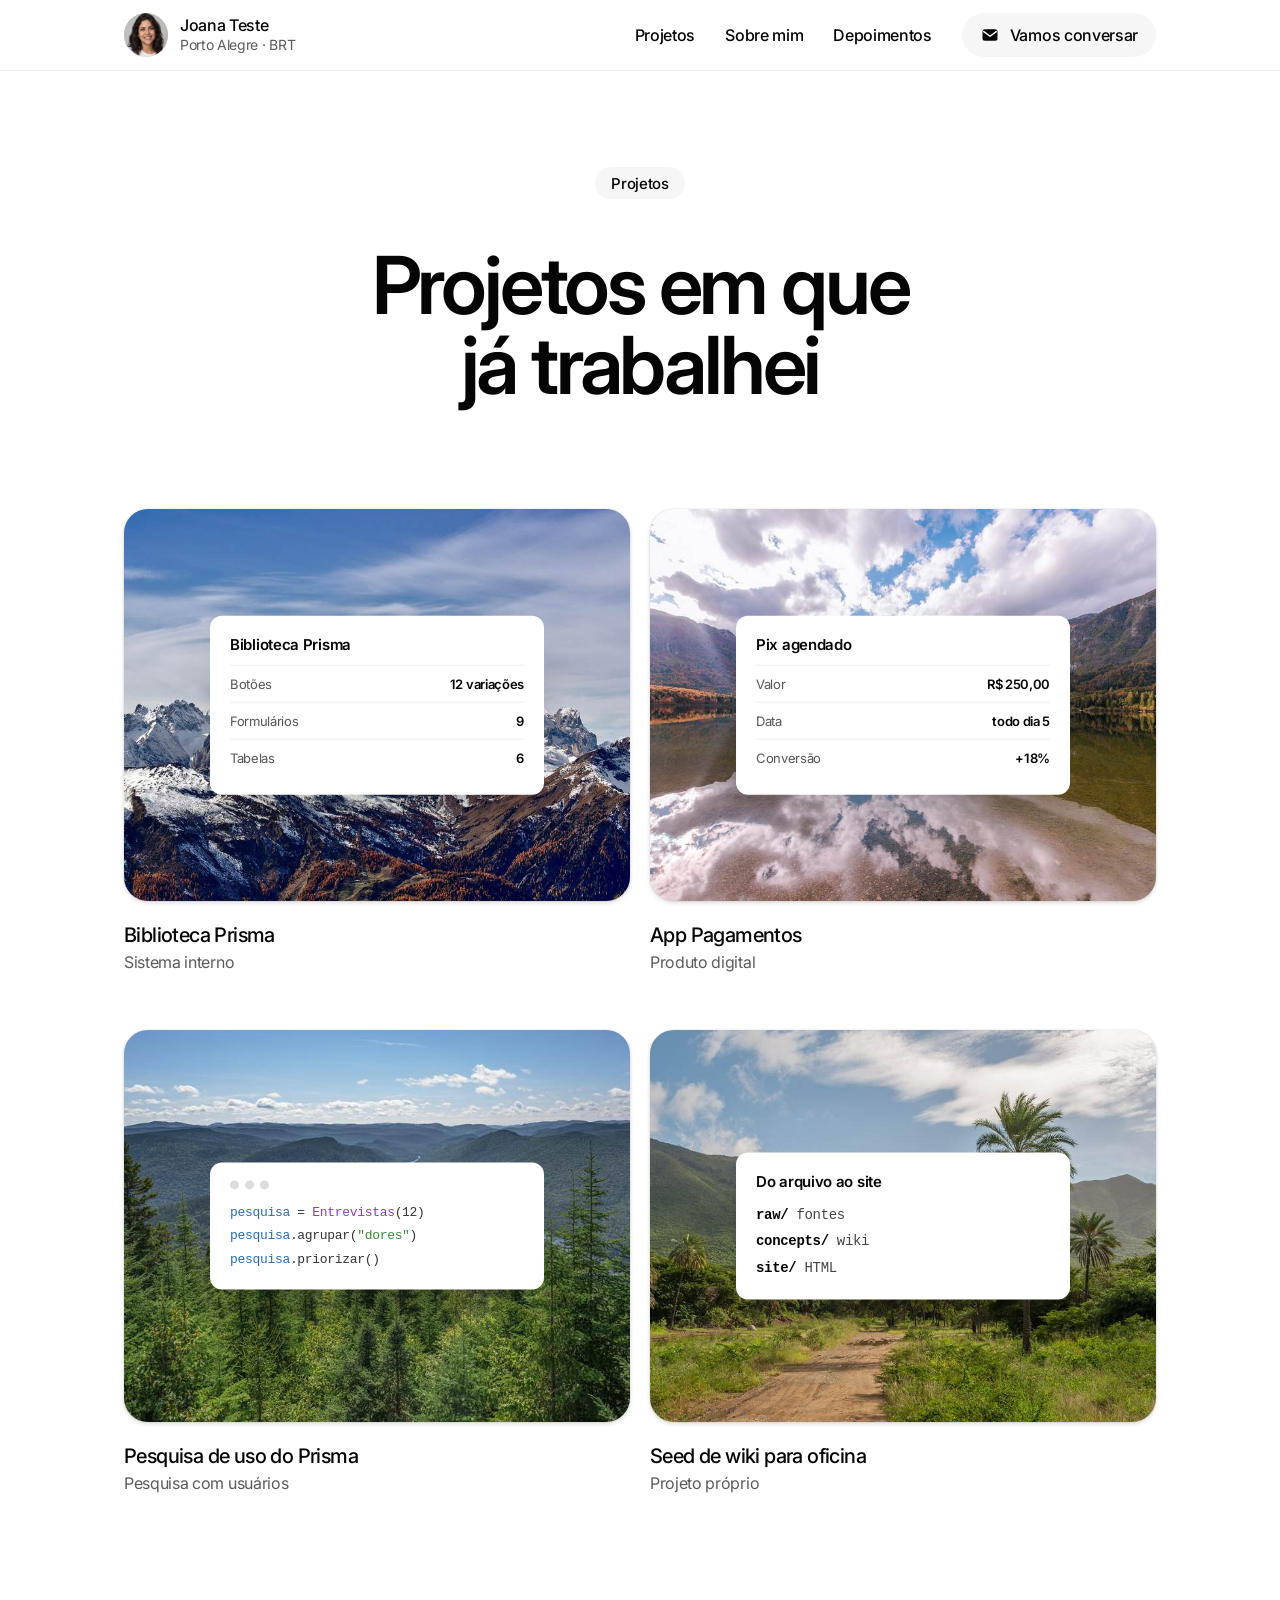
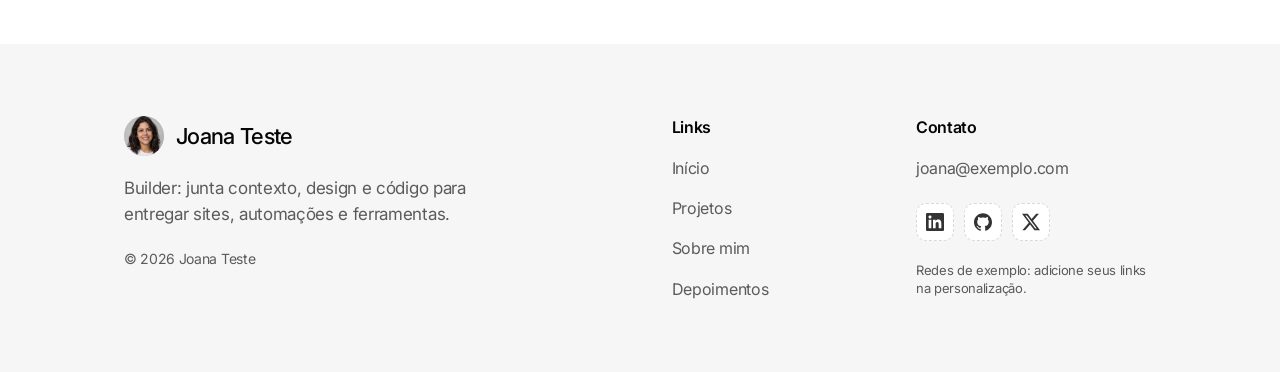
<file: site/projetos.html>
<!doctype html><html lang="pt-BR"><head><meta charset="utf-8"><meta name="viewport" content="width=device-width,initial-scale=1"><title>Projetos · Joana Teste</title><meta name="description" content="Projetos de Joana Teste."><link rel="preconnect" href="https://fonts.googleapis.com"><link rel="preconnect" href="https://fonts.gstatic.com" crossorigin><link href="https://fonts.googleapis.com/css2?family=Inter:wght@400;500;600&display=swap" rel="stylesheet"><link rel="stylesheet" href="style.css"><script>document.documentElement.classList.add("js")</script></head><body><header><div class="w"><a class="who" href="index.html"><img src="img/joana.jpg" alt="Joana Teste" width="44" height="44"><span><b>Joana Teste</b><small>Porto Alegre · BRT</small></span></a><div class="nvw"><nav id="nv"><a href="projetos.html">Projetos</a><a href="index.html#sobre">Sobre mim</a><a href="index.html#depoimentos">Depoimentos</a><a class="pill" href="mailto:joana@exemplo.com"><svg viewBox="0 0 24 24" aria-hidden="true"><rect x="3" y="5" width="18" height="14" rx="3" fill="#050505"/><path d="M4.5 8l7.5 5.5L19.5 8" fill="none" stroke="#fff" stroke-width="1.8" stroke-linecap="round" stroke-linejoin="round"/></svg>Vamos conversar</a></nav><button class="bg" aria-label="Menu" aria-expanded="false"><i></i><i></i></button></div></div></header><main><section class="w ph1 c"><div class="head"><span class="tag">Projetos</span><h1>Projetos em que<br>já trabalhei</h1></div></section><section class="w"><div class="grid" style="margin-top:80px"><a class="card" href="projeto-biblioteca-prisma.html" data-rv><div class="cv" style="background-image:url(img/p1.jpg);"><div class="win"><h4>Biblioteca Prisma</h4><div class="r"><span>Botões</span><b>12 variações</b></div><div class="r"><span>Formulários</span><b>9</b></div><div class="r"><span>Tabelas</span><b>6</b></div></div></div><h3>Biblioteca Prisma</h3><p>Sistema interno</p></a><a class="card" href="projeto-app-pagamentos.html" data-rv><div class="cv" style="background-image:url(img/p2.jpg);"><div class="win"><h4>Pix agendado</h4><div class="r"><span>Valor</span><b>R$ 250,00</b></div><div class="r"><span>Data</span><b>todo dia 5</b></div><div class="r"><span>Conversão</span><b>+18%</b></div></div></div><h3>App Pagamentos</h3><p>Produto digital</p></a><a class="card" href="projeto-pesquisa-prisma.html" data-rv><div class="cv" style="background-image:url(img/p3.jpg);"><div class="win"><div class="dots"><i></i><i></i><i></i></div><code><u>pesquisa</u> = <em>Entrevistas</em>(12)<br><u>pesquisa</u>.agrupar(<s>"dores"</s>)<br><u>pesquisa</u>.priorizar()</code></div></div><h3>Pesquisa de uso do Prisma</h3><p>Pesquisa com usuários</p></a><a class="card" href="projeto-seed-de-wiki.html" data-rv><div class="cv" style="background-image:url(img/p4.jpg);"><div class="win"><h4>Do arquivo ao site</h4><div class="tree"><b>raw/</b> fontes<br><b>concepts/</b> wiki<br><b>site/</b> HTML</div></div></div><h3>Seed de wiki para oficina</h3><p>Projeto próprio</p></a></div></section></main><footer><div class="w ftop"><div class="fbrand"><div class="fid"><img src="img/joana.jpg" alt="Joana Teste" width="40" height="40"><b>Joana Teste</b></div><p>Builder: junta contexto, design e código para entregar sites, automações e ferramentas.</p><small>© 2026 Joana Teste</small></div><nav class="fmap" aria-label="Mapa do site"><span>Links</span><a href="index.html">Início</a><a href="projetos.html">Projetos</a><a href="index.html#sobre">Sobre mim</a><a href="index.html#depoimentos">Depoimentos</a></nav><div class="fcontact"><span>Contato</span><a href="mailto:joana@exemplo.com">joana@exemplo.com</a><div class="fsoc"><span role="img" aria-label="LinkedIn (adicione o link na personalização)" title="LinkedIn — adicione seu link na personalização"><svg viewBox="0 0 24 24" role="img" aria-hidden="true"><path d="M20.447 20.452h-3.554v-5.569c0-1.328-.027-3.037-1.852-3.037-1.853 0-2.136 1.445-2.136 2.939v5.667H9.351V9h3.414v1.561h.046c.477-.9 1.637-1.85 3.37-1.85 3.601 0 4.267 2.37 4.267 5.455v6.286zM5.337 7.433c-1.144 0-2.063-.926-2.063-2.065 0-1.138.92-2.063 2.063-2.063 1.14 0 2.064.925 2.064 2.063 0 1.139-.925 2.065-2.064 2.065zm1.782 13.019H3.555V9h3.564v11.452zM22.225 0H1.771C.792 0 0 .774 0 1.729v20.542C0 23.227.792 24 1.771 24h20.451C23.2 24 24 23.227 24 22.271V1.729C24 .774 23.2 0 22.222 0h.003z"/></svg></span><span role="img" aria-label="GitHub (adicione o link na personalização)" title="GitHub — adicione seu link na personalização"><svg viewBox="0 0 24 24" role="img" aria-hidden="true"><path d="M12 .297c-6.63 0-12 5.373-12 12 0 5.303 3.438 9.8 8.205 11.385.6.113.82-.258.82-.577 0-.285-.01-1.04-.015-2.04-3.338.724-4.042-1.61-4.042-1.61C4.422 18.07 3.633 17.7 3.633 17.7c-1.087-.744.084-.729.084-.729 1.205.084 1.838 1.236 1.838 1.236 1.07 1.835 2.809 1.305 3.495.998.108-.776.417-1.305.76-1.605-2.665-.3-5.466-1.332-5.466-5.93 0-1.31.465-2.38 1.235-3.22-.135-.303-.54-1.523.105-3.176 0 0 1.005-.322 3.3 1.23.96-.267 1.98-.399 3-.405 1.02.006 2.04.138 3 .405 2.28-1.552 3.285-1.23 3.285-1.23.645 1.653.24 2.873.12 3.176.765.84 1.23 1.91 1.23 3.22 0 4.61-2.805 5.625-5.475 5.92.42.36.81 1.096.81 2.22 0 1.606-.015 2.896-.015 3.286 0 .315.21.69.825.57C20.565 22.092 24 17.592 24 12.297c0-6.627-5.373-12-12-12"/></svg></span><span role="img" aria-label="X (adicione o link na personalização)" title="X — adicione seu link na personalização"><svg viewBox="0 0 24 24" role="img" aria-hidden="true"><path d="M18.901 1.153h3.68l-8.04 9.19L24 22.846h-7.406l-5.8-7.584-6.638 7.584H.474l8.6-9.83L0 1.154h7.594l5.243 6.932ZM17.61 20.644h2.039L6.486 3.24H4.298Z"/></svg></span></div><small class="fnote">Redes de exemplo: adicione seus links na personalização.</small></div></div></footer><script src="site.js"></script></body></html>
</file>
<file: site/style.css>
:root{--ink:#050505;--mut:#5b5b5b;--soft:#f6f6f6;--line:#ececec}
*{box-sizing:border-box;margin:0;padding:0}
html{scroll-behavior:smooth;overflow-x:clip}
body{font:400 16px/1.4 Inter,"Helvetica Neue",Arial,system-ui,sans-serif;color:var(--ink);background:#fff;letter-spacing:-.02em;overflow-x:clip;-webkit-font-smoothing:antialiased}
a{color:inherit;text-decoration:none}
img{display:block;max-width:100%}
.w{max-width:1064px;margin:0 auto;padding:0 16px}
[id]{scroll-margin-top:96px}
/* header */
header{position:sticky;top:0;z-index:20;background:rgba(255,255,255,.92);backdrop-filter:blur(10px);border-bottom:1px solid var(--line)}
header .w{display:flex;align-items:center;justify-content:space-between;height:70px}
.who{display:flex;align-items:center;gap:12px}
.who img{width:44px;height:44px;border-radius:50%;object-fit:cover;object-position:50% 20%;background:#ddd}
.who b{display:block;font-weight:500;font-size:16px;line-height:1.2}
.who small{display:block;color:var(--mut);font-size:14px;line-height:1.3}
#nv{display:flex;align-items:center;gap:30px;font-size:16px;font-weight:500}
#nv a:not(.pill){transition:opacity .2s}#nv a:not(.pill):hover{opacity:.55}
.pill{display:inline-flex;align-items:center;gap:10px;height:44px;padding:0 18px;border-radius:999px;background:var(--soft);font-weight:500;font-size:16px;transition:transform .25s,background .25s}
.pill:hover{background:#ececec;transform:translateY(-1px)}
.pill svg,.btn svg{width:20px;height:20px;flex:none}
.bg{display:none;width:44px;height:44px;border:0;border-radius:50%;background:var(--soft);cursor:pointer;position:relative}
.bg i{position:absolute;left:14px;right:14px;height:2px;background:var(--ink);border-radius:2px;transition:transform .25s,top .25s}
.bg i:first-child{top:18px}.bg i:last-child{top:24px}
.bg[aria-expanded=true] i:first-child{top:21px;transform:rotate(45deg)}.bg[aria-expanded=true] i:last-child{top:21px;transform:rotate(-45deg)}
/* buttons */
.btn{display:inline-flex;align-items:center;gap:10px;height:48px;padding:0 22px 0 18px;border-radius:999px;background:var(--ink);color:#fff;font-weight:500;font-size:16px;transition:transform .25s,box-shadow .25s}
.btn:hover{transform:translateY(-2px);box-shadow:0 10px 24px -10px rgba(0,0,0,.5)}
.btn.lt{background:var(--soft);color:var(--ink)}.btn.lt:hover{box-shadow:none;background:#ececec}
.tag{display:inline-flex;align-items:center;gap:10px;height:34px;padding:0 16px;border-radius:999px;background:var(--soft);font-size:16px;font-weight:500}
.tag i{width:8px;height:8px;border-radius:50%;background:#12a150;position:relative}
.tag i::after{content:"";position:absolute;inset:-4px;border-radius:50%;border:2px solid #12a150;opacity:0;animation:pulse 2s ease-out infinite}
@keyframes pulse{0%{transform:scale(.5);opacity:.7}100%{transform:scale(1.6);opacity:0}}
h1,h2,h3{font-weight:600;letter-spacing:-.04em;line-height:1}
h1{font-size:80px;letter-spacing:-.04em}
h2{font-size:64px}
.c{text-align:center}
.sec{padding-top:160px}
.head{display:flex;flex-direction:column;align-items:center;gap:22px;text-align:center}
.head .tag{font-size:15px;height:32px}
/* hero */
.hero{padding-top:86px;text-align:center}
.hero .tag{margin-bottom:34px}
.hero h1{max-width:760px;margin:0 auto 24px}
.hero p.sub{font-size:18px;line-height:1.5;color:var(--mut);max-width:520px;margin:0 auto 32px}
.cta{display:flex;gap:12px;justify-content:center;flex-wrap:wrap}
/* marquee */
.mq{overflow:hidden;-webkit-mask-image:linear-gradient(90deg,transparent,#000 10%,#000 90%,transparent);mask-image:linear-gradient(90deg,transparent,#000 10%,#000 90%,transparent)}
.mq.full{-webkit-mask-image:none;mask-image:none}
.mq .tr{display:flex;width:max-content;animation:mq 42s linear infinite}
.mq.rev .tr{animation-direction:reverse}
.mq.slow .tr{animation-duration:60s}
.mq:hover .tr{animation-play-state:paused}
.mq .g{display:flex;flex:none;align-items:center;gap:var(--gap,48px);padding-right:var(--gap,48px)}
@keyframes mq{to{transform:translateX(-50%)}}
.logos{margin:64px auto 0;max-width:760px}
.logos span{display:inline-flex;align-items:center;gap:8px;font-size:20px;font-weight:600;color:#8a8a8a;letter-spacing:-.03em;white-space:nowrap}
.logos svg{width:22px;height:22px;fill:#8a8a8a}.logos .g{--gap:40px}
.strip{margin-top:72px;--gap:20px}
.strip .tile{flex:none;height:400px;border-radius:24px;position:relative;overflow:hidden;background:#ddd center/cover}
/* mockup covers */
.cv{position:relative;overflow:hidden;background:#cfcfcf center/cover no-repeat;border-radius:24px}
.cv .win{position:absolute;left:50%;top:50%;transform:translate(-50%,-50%);width:66%;background:#fff;border-radius:12px;box-shadow:0 24px 60px -20px rgba(0,0,0,.35);padding:18px 20px;text-align:left}
.cv .win h4{font-size:15px;font-weight:600;letter-spacing:-.02em;margin-bottom:10px}
.cv .win .r{display:flex;justify-content:space-between;gap:14px;padding:9px 0;border-top:1px solid #efefef;font-size:13px;color:#555}
.cv .win .r b{color:var(--ink);font-weight:600}
.cv .dots{display:flex;gap:6px;margin-bottom:12px}.cv .dots i{width:9px;height:9px;border-radius:50%;background:#ddd}
.cv code{display:block;font:500 13px/1.8 ui-monospace,Menlo,Consolas,monospace;color:#333;white-space:nowrap}
.cv code em{font-style:normal;color:#8a3fb0}.cv code u{text-decoration:none;color:#2b6cb0}.cv code s{text-decoration:none;color:#3c8a3c}
.cv .tree{font:500 14px/1.9 ui-monospace,Menlo,Consolas,monospace;color:#444}
.cv .tree b{color:var(--ink)}
/* projects */
.grid{display:grid;grid-template-columns:1fr 1fr;gap:56px 20px;margin-top:72px}
.card{display:block;position:relative}
.card .cv{aspect-ratio:1.29;transition:transform .5s cubic-bezier(.2,.7,.2,1)}
.card .cv.bgi{background-size:100%}
.card .cv{box-shadow:0 0 2px rgba(0,0,0,.12),0 2px 4px rgba(0,0,0,.14);transition:transform .2s cubic-bezier(.2,.7,.2,1),box-shadow .2s}.card:hover .cv,.card:focus-visible .cv{transform:translateY(-4px);box-shadow:0 0 2px rgba(0,0,0,.12),0 8px 16px rgba(0,0,0,.14),0 18px 40px -12px rgba(66,133,244,.35)}.card:active .cv{transform:translateY(-1px);box-shadow:0 0 2px rgba(0,0,0,.12),0 4px 8px rgba(0,0,0,.14)}.card:focus-visible{outline:2px solid var(--ink);outline-offset:6px;border-radius:12px}.btn:focus-visible,.pill:focus-visible,nav a:focus-visible{outline:2px solid var(--ink);outline-offset:3px}
.card .win{transition:transform .5s cubic-bezier(.2,.7,.2,1)}

.card h3{font-size:20px;font-weight:500;letter-spacing:-.03em;line-height:1.4;margin-top:20px}
.card p{font-size:16px;color:var(--mut);margin-top:2px}



/* services */
.svc{margin:64px auto 0;max-width:780px;display:grid;gap:16px}
.svc .g{gap:12px;padding-right:12px}
.chip{display:inline-flex;align-items:center;gap:10px;height:48px;padding:0 18px;border-radius:999px;background:var(--soft);font-weight:500;white-space:nowrap}
.chip svg{width:20px;height:20px}
/* steps */
.steps{position:relative;display:grid;grid-template-columns:repeat(3,1fr);gap:28px;margin-top:100px;padding:0 0 40px}
.step{background:#fafafa;border-radius:24px;min-height:316px;padding:26px 24px;display:flex;flex-direction:column;justify-content:space-between;transition:transform .5s cubic-bezier(.2,.7,.2,1)}
.step:nth-of-type(1){transform:rotate(-3deg)}.step:nth-of-type(3){transform:rotate(3deg)}
.step:hover{transform:rotate(0)}
.step em{font-style:normal;font-size:22px;color:#444;display:block;margin-bottom:12px}
.step h3{font-size:32px;font-weight:500;letter-spacing:-.05em;line-height:1.2}
.step p{font-size:16px;color:#4a4a4a;line-height:1.5}
.arw{position:absolute;width:62px;height:34px;fill:none;stroke:#050505;stroke-width:2;stroke-linecap:round;stroke-linejoin:round}
.arw.t{left:20%;top:-46px}.arw.b{left:56%;bottom:-8px}
/* testimonials */
.testi{display:grid;grid-template-columns:repeat(3,1fr);gap:16px;margin-top:72px;text-align:left}
.testi>div{background:#fafafa;border-radius:20px;padding:24px 16px 20px;min-height:270px;display:flex;flex-direction:column;justify-content:space-between;gap:36px;transition:transform .4s}
.testi>div:hover{transform:translateY(-4px)}
.testi p{font-size:16px;line-height:1.5;font-weight:500;color:#111;padding:0 0 0 0}
.by{display:flex;align-items:center;gap:12px}
.by i{width:40px;height:40px;border-radius:10px;display:grid;place-items:center;font-style:normal;font-weight:600;font-size:15px;color:#fff;flex:none}
.by b{display:block;font-weight:500;font-size:16px;line-height:1.3}
.by small{display:block;color:var(--mut);font-size:14px}
/* cta + faq */
.ctab{display:grid;grid-template-columns:1fr 1fr;gap:80px;align-items:start}
.ctab h2{font-size:64px;margin:24px 0 24px}
.ctab p{font-size:18px;line-height:1.5;color:var(--mut);margin-bottom:28px}
.faq details{background:#fafafa;border-radius:12px;margin-bottom:8px}
.faq summary{list-style:none;cursor:pointer;display:flex;justify-content:space-between;align-items:center;padding:19px 16px;font-weight:500;font-size:16px}
.faq summary::-webkit-details-marker{display:none}
.faq summary::after{content:"+";font-size:22px;font-weight:300;line-height:1;transition:transform .25s}
.faq details[open] summary::after{transform:rotate(45deg)}
.faq details p{padding:0 16px 20px;font-size:16px;margin:0;color:var(--mut);max-width:none}
/* footer */
footer{background:var(--soft);margin-top:150px;padding:72px 0}
footer .w.ftop{display:flex;justify-content:space-between;align-items:flex-start;gap:48px;flex-wrap:wrap}
.fbrand{max-width:400px}
.fid{display:flex;align-items:center;gap:12px;margin-bottom:20px}
.fid img{width:40px;height:40px;border-radius:50%;object-fit:cover;object-position:50% 20%;background:#ddd}
.fid b{font-size:22px;font-weight:500;letter-spacing:-.03em}
.fbrand p{font-size:17px;line-height:1.5;color:var(--mut);margin-bottom:20px}
.fbrand small{font-size:14px;color:var(--mut)}
.fmap,.fcontact{display:grid;gap:18px;align-content:start}
.fmap span,.fcontact>span{font-size:16px;font-weight:600}
.fmap a,.fcontact>a{font-size:16px;color:var(--mut);transition:color .2s}
.fmap a:hover,.fcontact>a:hover{color:var(--ink)}
.fsoc{display:flex;gap:10px;margin-top:6px}
.fsoc span{width:38px;height:38px;border:1px dashed #d8d8d8;border-radius:10px;display:grid;place-items:center;background:#fff}
.fsoc svg{width:18px;height:18px;fill:#333}
.fnote{display:block;font-size:13px;color:var(--mut);margin-top:2px;max-width:240px;line-height:1.4}
/* subpages */
.ph1{padding-top:96px}
.ph1 h1{font-size:80px;margin:24px auto 24px;max-width:820px}
.ph1 p.sub{font-size:18px;line-height:1.5;color:var(--mut);max-width:520px;margin:0 auto}

/* case page */
.case{max-width:900px;margin:0 auto;padding:0 16px}
.case h1{font-size:72px;margin:96px 0 24px;line-height:1.02}
.case .sub{font-size:18px;line-height:1.5;color:var(--mut);max-width:430px;margin-bottom:56px}
.case .cv{aspect-ratio:1.5}
.meta{display:grid;grid-template-columns:repeat(4,1fr);background:#fafafa;border-radius:20px;padding:20px 0;margin:20px 0 80px}
.meta div{padding:4px 24px;border-left:1px solid #e3e3e3}.meta div:first-child{border-left:0}
.meta small{display:block;color:var(--mut);font-size:16px;margin-bottom:8px}
.meta b{font-weight:500;font-size:20px;letter-spacing:-.03em;line-height:1.3}
.case h2{font-size:40px;font-weight:500;letter-spacing:-.04em;margin:64px 0 20px;line-height:1.1}
.case h3{font-size:24px;font-weight:500;letter-spacing:-.03em;margin:32px 0 10px}
.case p,.case li{font-size:18px;line-height:1.55;color:#111;margin-bottom:16px}
.case ul{padding-left:0;list-style:none;margin:0 0 16px}
.case li{padding-left:22px;position:relative}.case li::before{content:"•";position:absolute;left:4px}
.case .pic{margin:40px 0}
.case .pic .cv,.case .pic img{border-radius:24px}
.case .pic img{width:100%;aspect-ratio:1.5;object-fit:cover}
.quote{background:#fafafa;border-radius:20px;padding:28px 28px 20px;margin:28px 0}
.quote p{font-size:24px;line-height:1.3;font-weight:500;letter-spacing:-.035em;margin:0 0 10px}
.quote small{color:var(--mut);font-size:15px}
pre{background:#0b0b0b;color:#e8e8e8;border-radius:16px;padding:22px 24px;font:500 14px/1.8 ui-monospace,Menlo,Consolas,monospace;overflow:auto;margin:24px 0}
pre i{font-style:normal;color:#8ab4ff}pre s{text-decoration:none;color:#8a8a8a}
.tbl{border-radius:16px;overflow:hidden;background:#fafafa;margin:24px 0;overflow-x:auto}
table{width:100%;border-collapse:collapse;font-size:16px}
th{text-align:left;font-weight:500;color:var(--mut);padding:16px 20px;font-size:15px}
td{padding:16px 20px;border-top:1px solid #ececec;vertical-align:top;line-height:1.4}
td:first-child{font-weight:500;white-space:nowrap}
.st{display:inline-block;padding:3px 10px;border-radius:999px;font-size:14px;font-weight:500}
.st.ok{background:#e1f5e8;color:#0c6a36}.st.no{background:#eee;color:#555}
.flow{display:grid;grid-template-columns:repeat(5,1fr);gap:22px;margin:28px 0;position:relative}
.flow div{background:#fafafa;border-radius:18px;padding:16px 14px 18px;min-height:150px;display:flex;flex-direction:column;justify-content:space-between;position:relative}
.flow div:nth-child(odd){transform:rotate(-2deg)}.flow div:nth-child(even){transform:rotate(2deg)}
.flow small{color:var(--mut);font-size:14px}.flow b{display:block;font-size:20px;font-weight:600;letter-spacing:-.04em;margin-top:8px}.flow span{font-size:14px;color:var(--mut);line-height:1.35}
.flow div:not(:last-child)::after{content:"→";position:absolute;right:-20px;top:46%;font-size:18px;z-index:2;transform:rotate(0)}
.more{margin-top:120px}
.more h2{margin:0 0 32px}
.more .grid{margin-top:0}
/* motion */
.js .rv{opacity:0;transform:translateY(26px);transition:opacity .8s cubic-bezier(.2,.7,.2,1) var(--d,0s),transform .8s cubic-bezier(.2,.7,.2,1) var(--d,0s)}
.js .rv.in{opacity:1;transform:none}
.js .step.rv.in:nth-of-type(1){transform:rotate(-3deg)}.js .step.rv.in:nth-of-type(3){transform:rotate(3deg)}
.js .step.rv.in:hover{transform:rotate(0)}
.js .flow .rv.in:nth-child(odd){transform:rotate(-2deg)}.js .flow .rv.in:nth-child(even){transform:rotate(2deg)}
.hero>*{animation:up .9s cubic-bezier(.2,.7,.2,1) both}
.hero>*:nth-child(2){animation-delay:.08s}.hero>*:nth-child(3){animation-delay:.16s}.hero>*:nth-child(4){animation-delay:.24s}
.hero ~ .hero-after{animation:up 1s .35s cubic-bezier(.2,.7,.2,1) both}
@keyframes up{from{opacity:0;transform:translateY(24px)}to{opacity:1;transform:none}}
@media (prefers-reduced-motion:reduce){*,*::before,*::after{animation:none!important;transition:none!important;scroll-behavior:auto!important}.js .rv{opacity:1;transform:none}}
/* mobile */
@media (max-width:860px){
h1,.ph1 h1{font-size:46px}h2,.ctab h2{font-size:38px}
.case h1{font-size:44px;margin-top:56px}.case h2{font-size:30px}
.sec{padding-top:96px}
.hero{padding-top:130px;text-align:left}.hero h1{font-size:44px;line-height:1;margin-bottom:20px}.hero p.sub{font-size:16px;line-height:1.4;margin-bottom:28px}header .w{height:90px}.hero h1,.hero p.sub{margin-left:0;margin-right:0}.hero .tag{margin-bottom:24px;font-size:16px}.head{align-items:flex-start;text-align:left}.c{text-align:left}
.bg{display:block}
#nv{position:absolute;left:0;right:0;top:90px;background:#fff;border-bottom:1px solid var(--line);flex-direction:column;align-items:stretch;gap:0;padding:8px 16px 16px;display:none}
#nv.op{display:flex}#nv a:not(.pill){padding:14px 0;border-bottom:1px solid var(--line)}#nv .pill{margin-top:12px;justify-content:center}
header .w{position:relative}
.nvw{display:flex;align-items:center;gap:8px}
.grid{grid-template-columns:1fr;gap:40px;margin-top:48px}

.strip .tile{height:300px}
.steps{grid-template-columns:1fr;gap:16px;margin-top:40px;padding-bottom:0}.arw{display:none}
.step,.js .step.rv.in{min-height:400px;padding:16px;transform:none!important;border-radius:16px}.step em{margin-bottom:8px}
.testi{grid-template-columns:1fr;margin-top:48px}.testi>div{min-height:0}
.ctab{grid-template-columns:1fr;gap:40px}
.meta{grid-template-columns:1fr 1fr;row-gap:20px}.meta div:nth-child(3){border-left:0}
.flow{grid-template-columns:1fr;gap:36px}.flow div,.js .flow .rv.in{min-height:0;transform:none!important}.flow div:not(:last-child)::after{content:"↓";right:auto;left:50%;margin-left:-9px;top:auto;bottom:-29px;line-height:1}
.cta .btn{flex:1 1 100%;justify-content:center}

.logos{margin-top:44px}
footer{margin-top:96px;padding:56px 0}
footer .w.ftop{flex-direction:column;gap:40px}
}


/* sobre: polaroid hero */
.ahero{display:grid;grid-template-columns:minmax(280px,380px) 1fr;gap:72px;align-items:center}
.ahero h1{font-size:60px;margin:20px 0;max-width:none;line-height:1.05;letter-spacing:-.035em}
.ahero h2{font-size:56px;margin:20px 0;line-height:1.05;letter-spacing:-.035em}
.ahero p.sub{font-size:18px;line-height:1.5;color:var(--mut)}
.aintro{min-width:0}
.ahero p.sub{margin:0;max-width:460px}
.polaroid{background:#fff;padding:14px 14px 22px;border-radius:20px;box-shadow:0 1px 2px rgba(0,0,0,.06),0 24px 48px -16px rgba(0,0,0,.22);transform:rotate(-3deg);transition:transform .35s cubic-bezier(.2,.7,.2,1)}
.polaroid:hover{transform:rotate(-1deg)}
.js .polaroid.rv.in{transform:rotate(-3deg)}.js .polaroid.rv.in:hover{transform:rotate(-1deg)}
.polaroid img{width:100%;aspect-ratio:1/1;object-fit:cover;object-position:50% 20%;border-radius:12px;background:#ddd}
.pcap{padding:18px 6px 0}
.pcap b{font-size:24px;font-weight:500;letter-spacing:-.03em;display:block}
.pcap>small{display:block;color:var(--mut);font-size:15px;margin-top:4px}
.psoc{display:flex;gap:10px;margin-top:16px}
.psoc span{width:36px;height:36px;border:1px dashed #d8d8d8;border-radius:10px;display:grid;place-items:center}
.psoc svg{width:16px;height:16px;fill:#333}
.pnote{display:block;font-size:13px;color:var(--mut);margin-top:10px;line-height:1.4}
.toolsline{margin-top:44px}
.tlabel{display:block;font-size:13px;font-weight:600;letter-spacing:.08em;text-transform:uppercase;color:var(--mut);margin-bottom:14px}
.toolsline .logos{margin:0;max-width:none}
@media (max-width:860px){
.ahero{grid-template-columns:1fr;gap:48px}
.polaroid{max-width:320px;margin:0 auto}
.ahero h1{font-size:42px}.ahero h2{font-size:38px}
.bento3.two{grid-template-columns:1fr}
}
</file>
